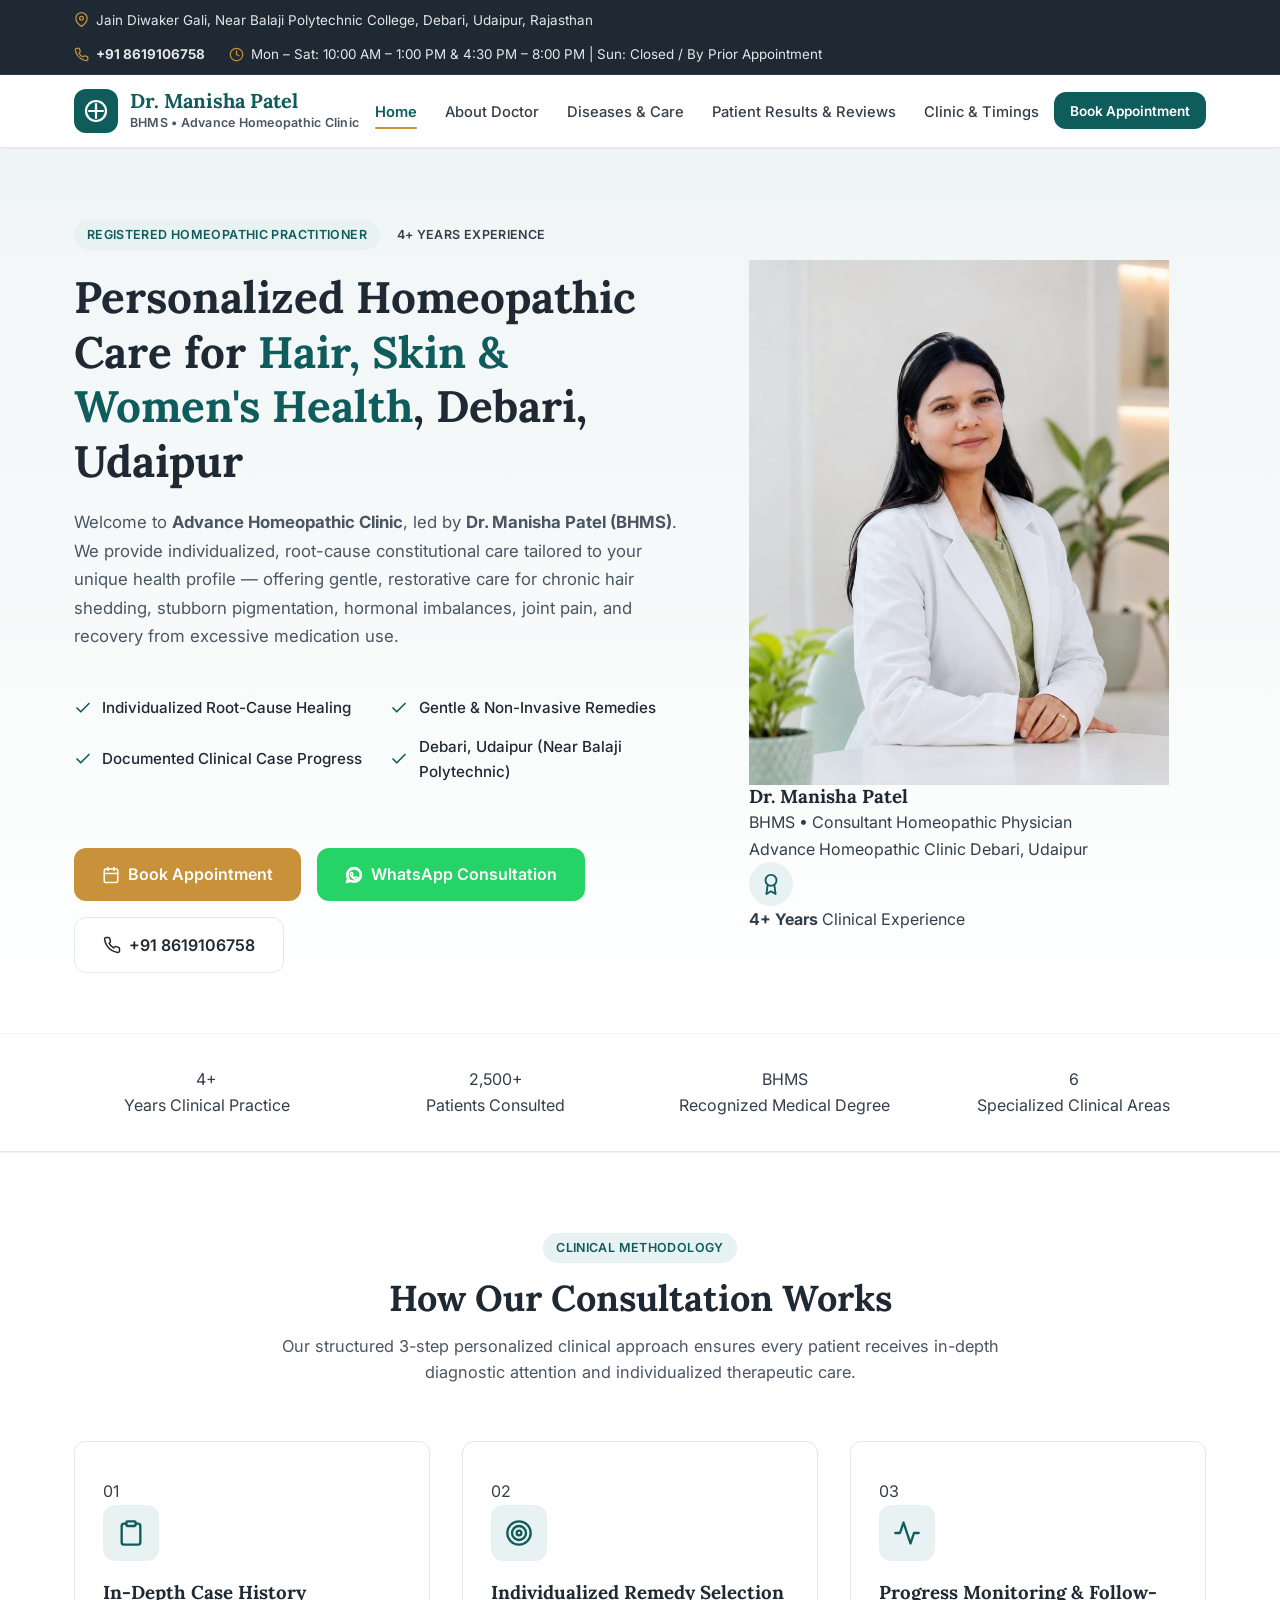
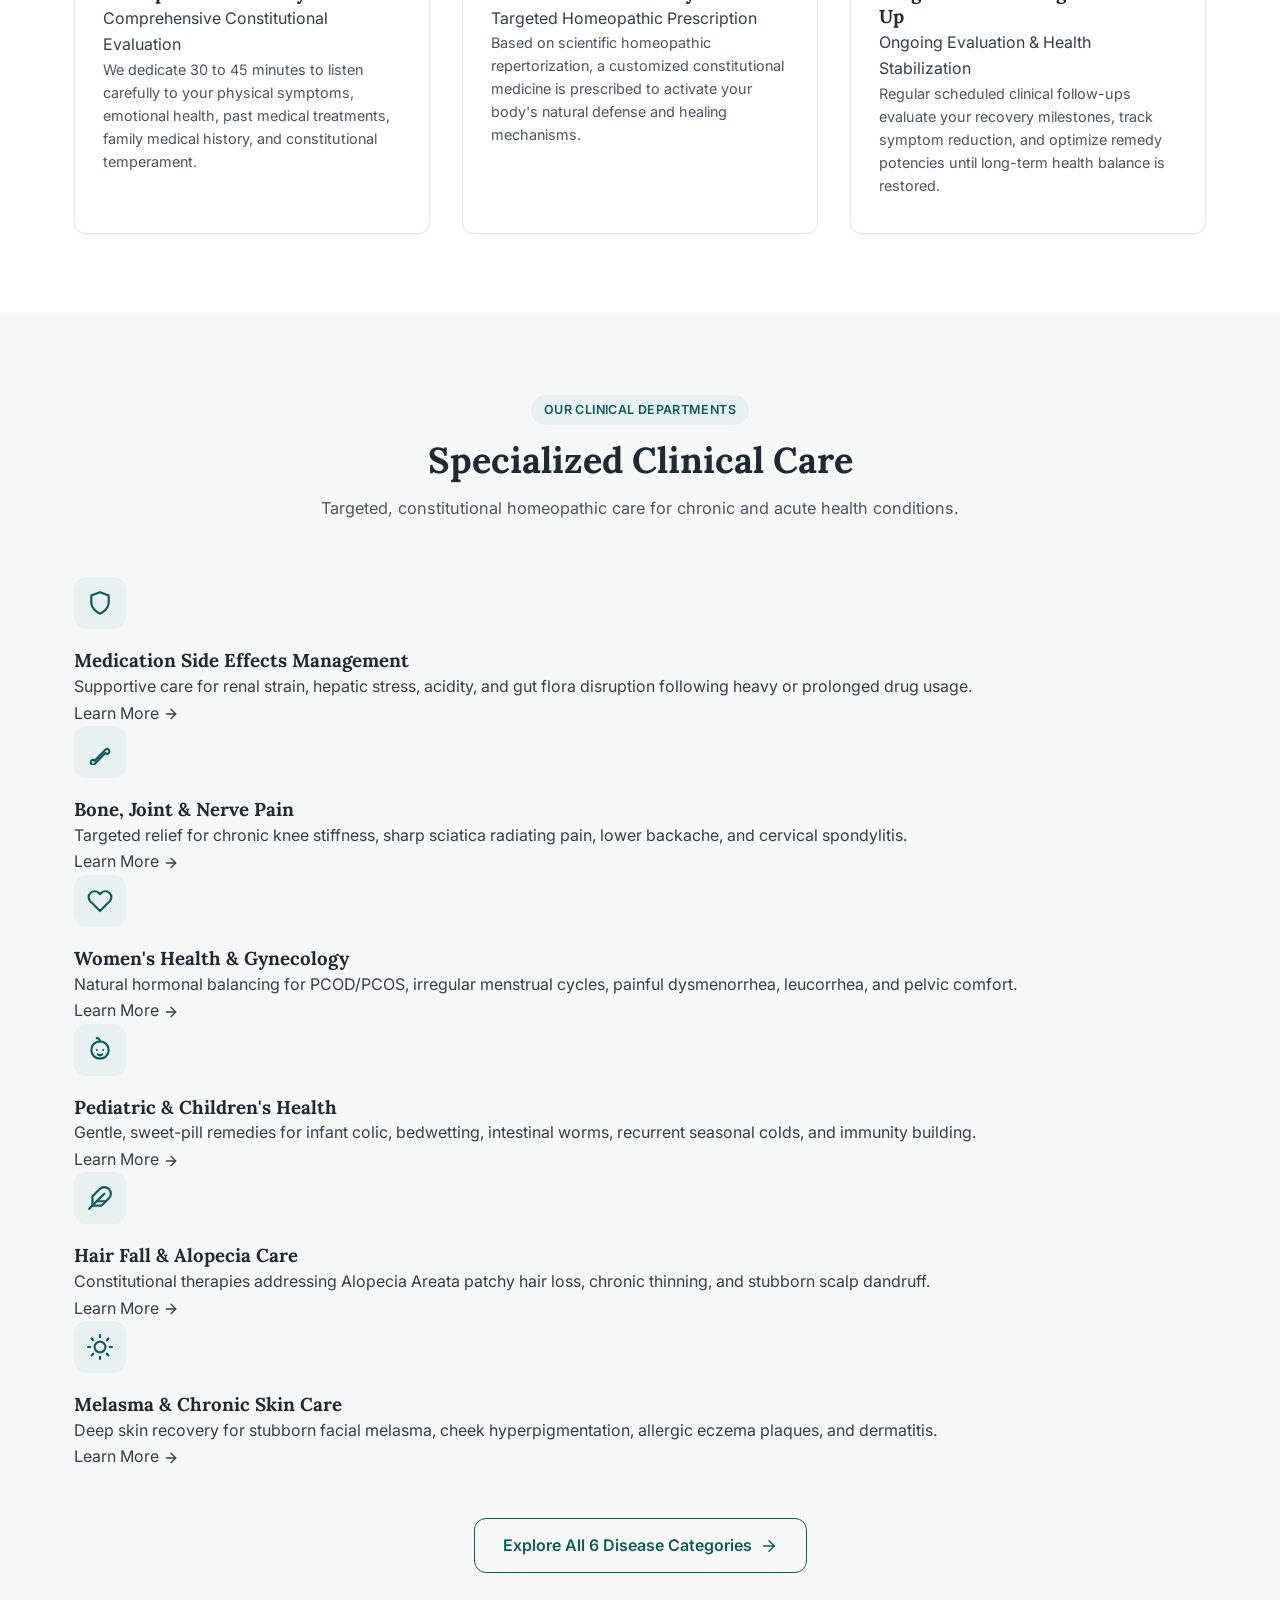
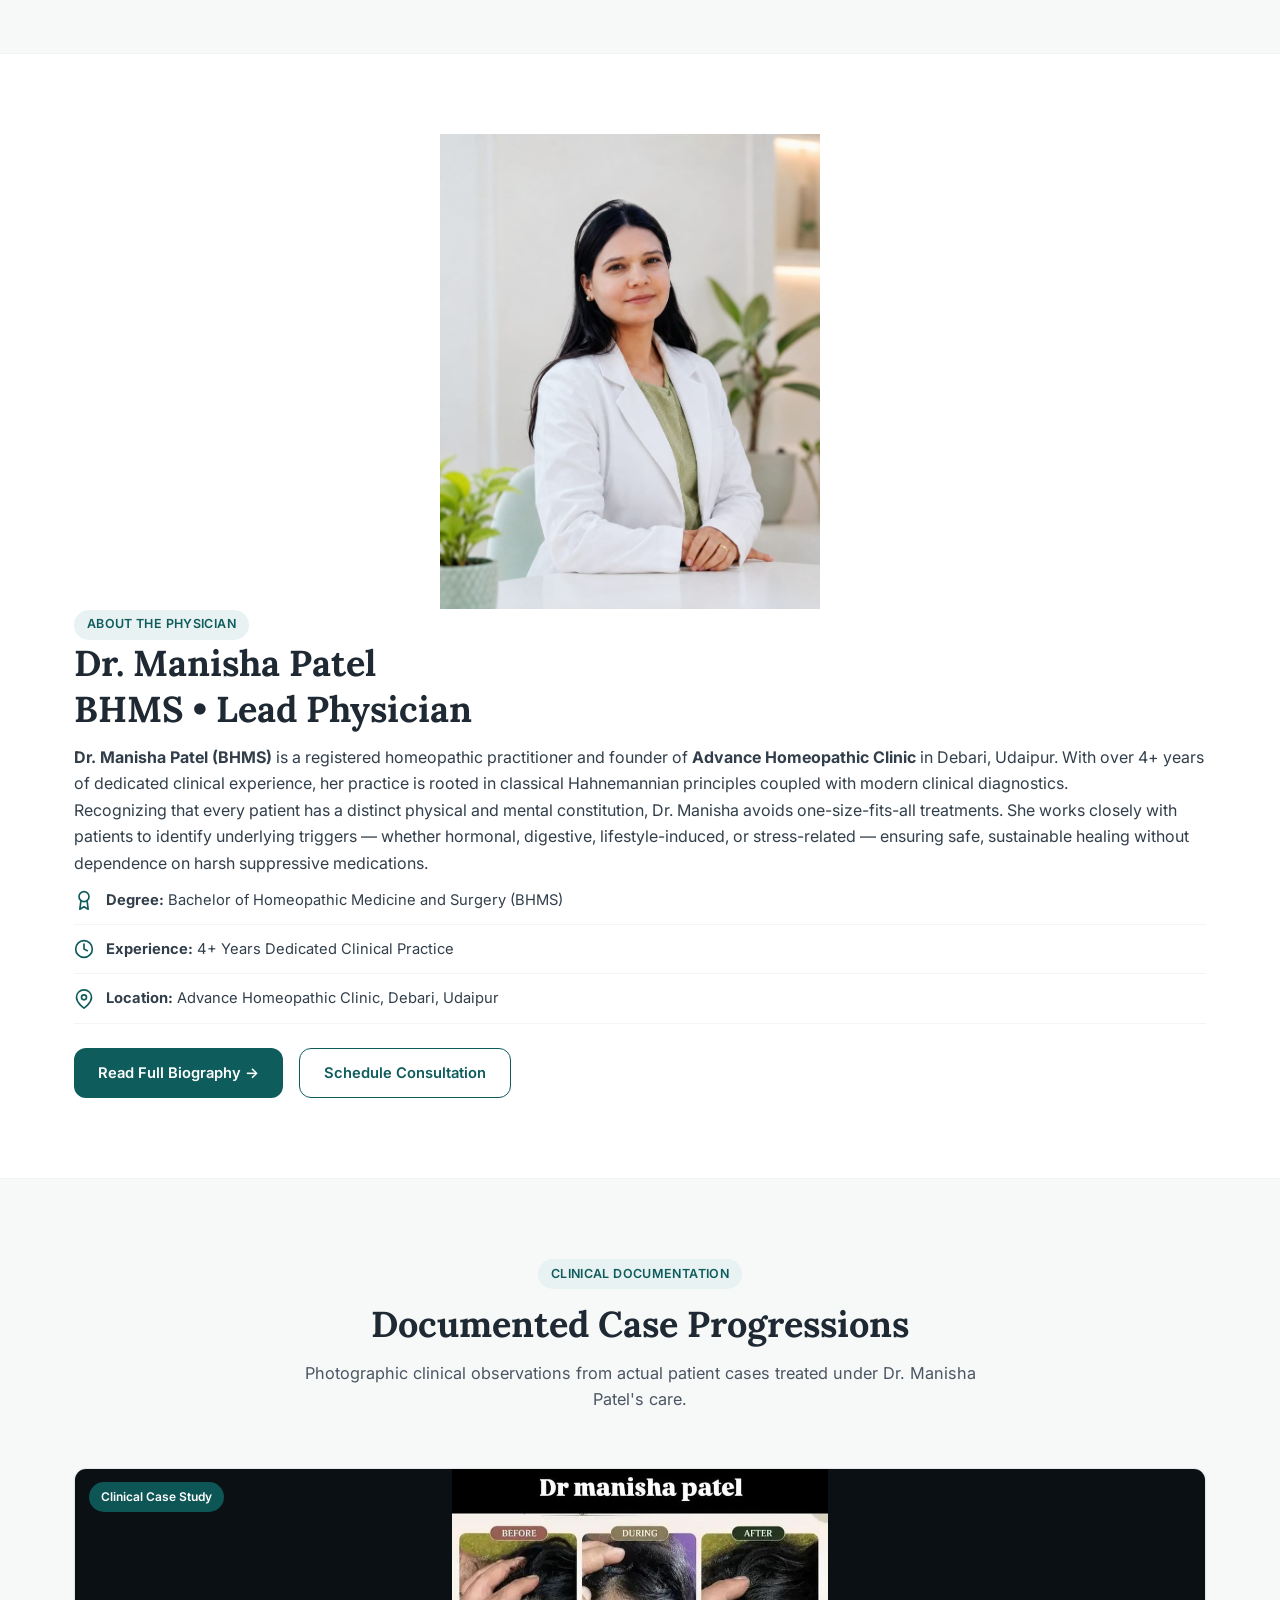
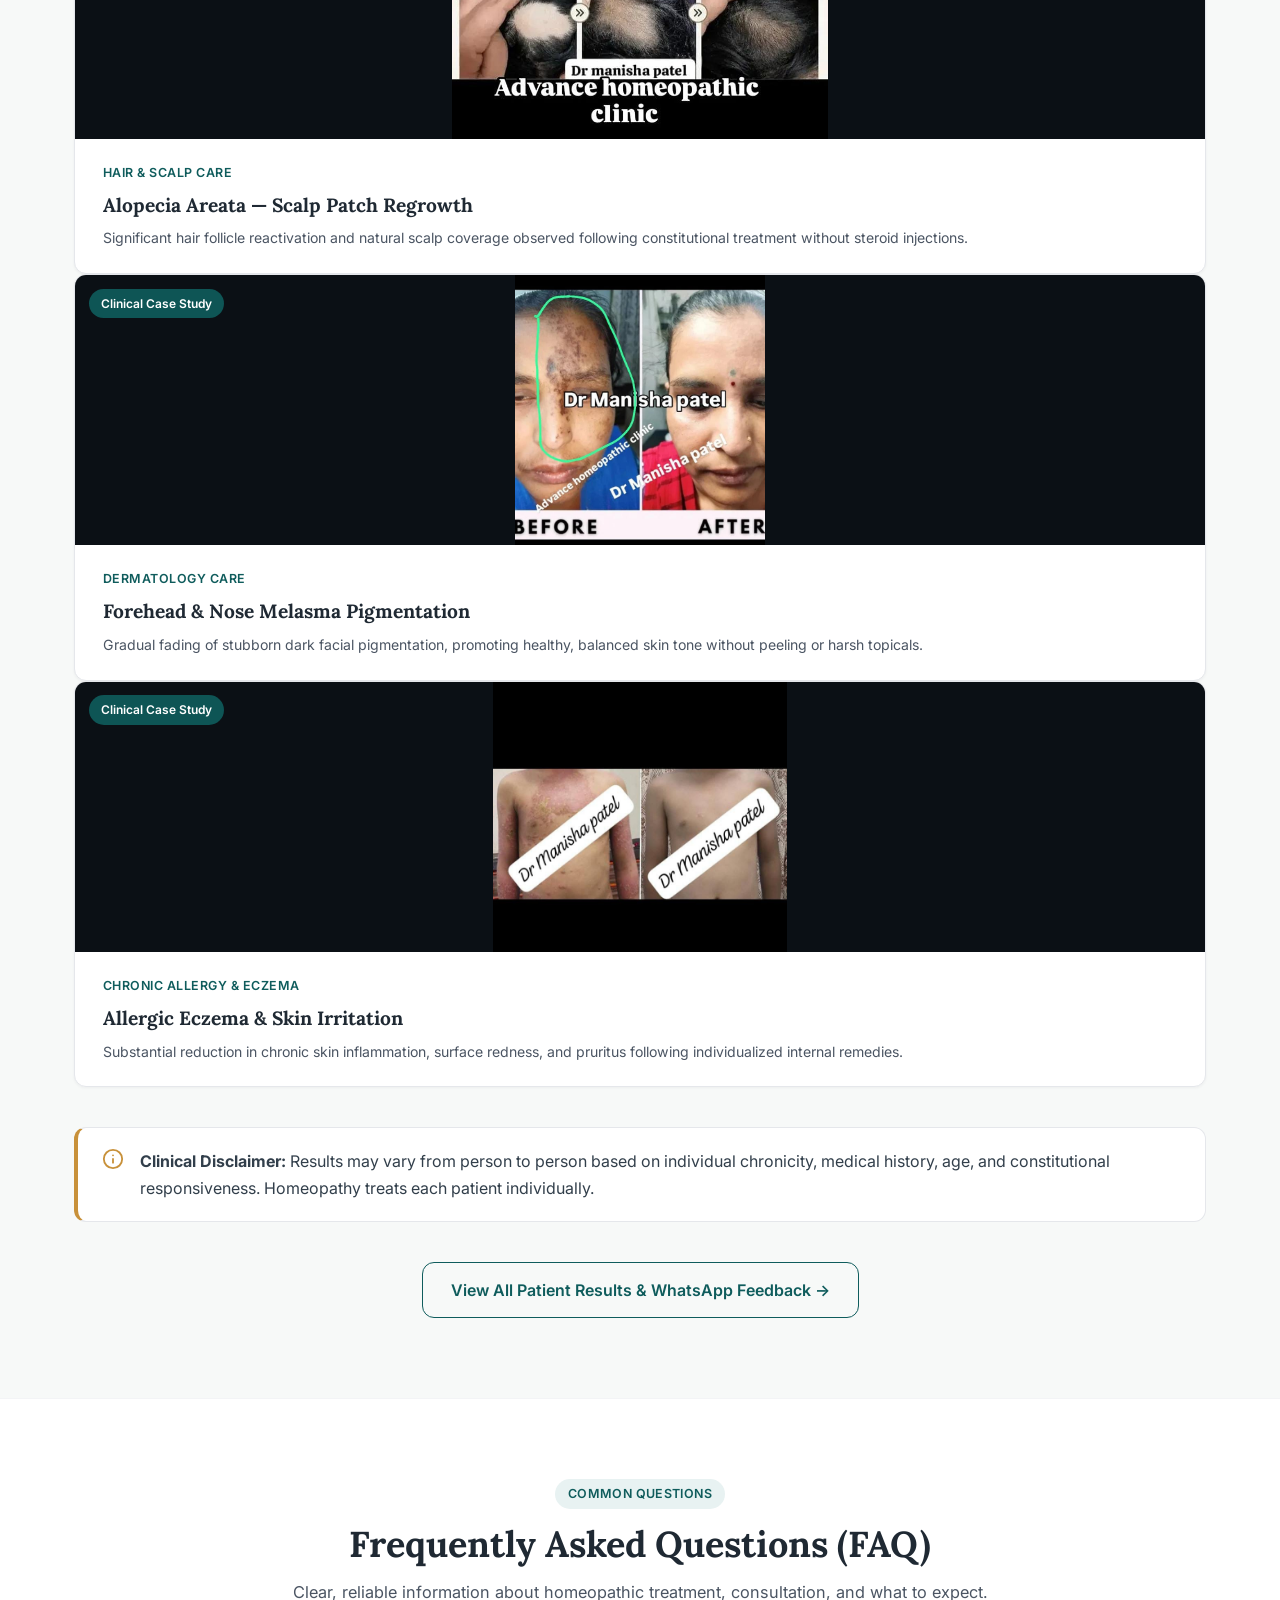
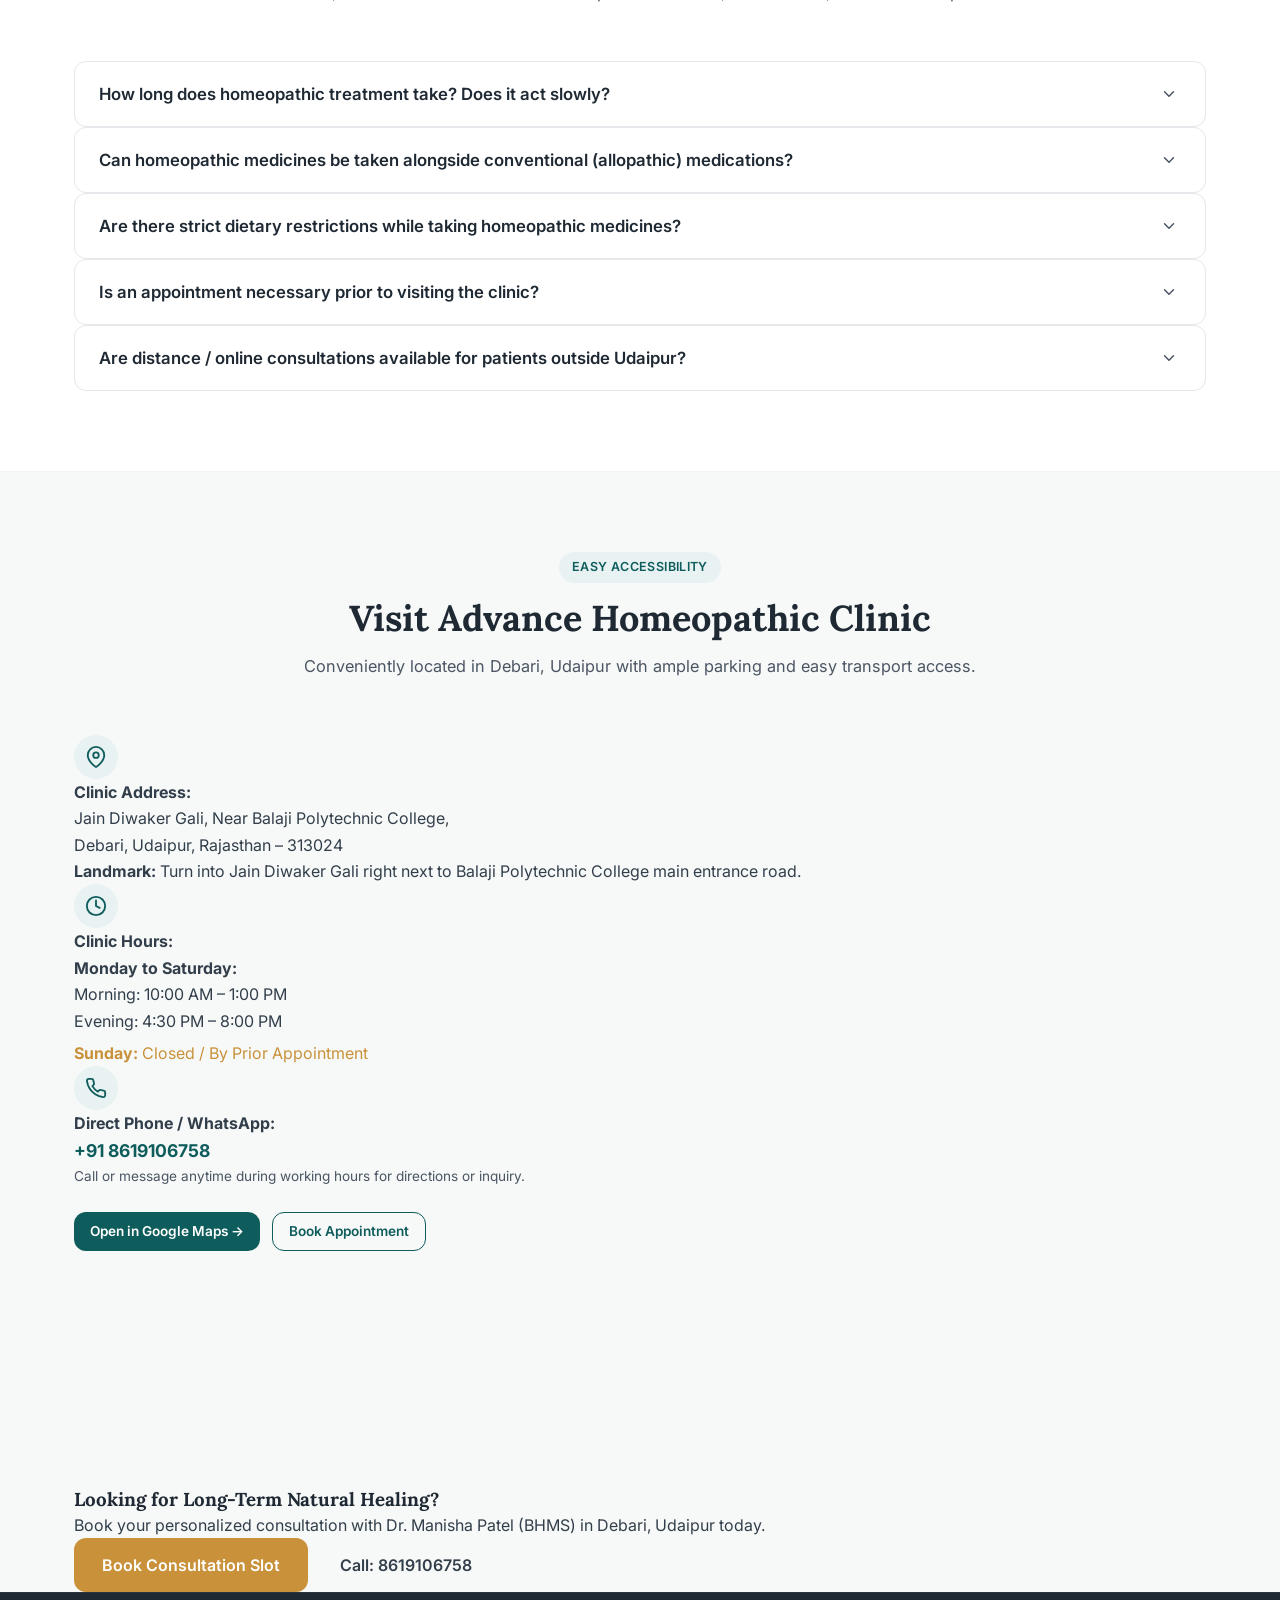
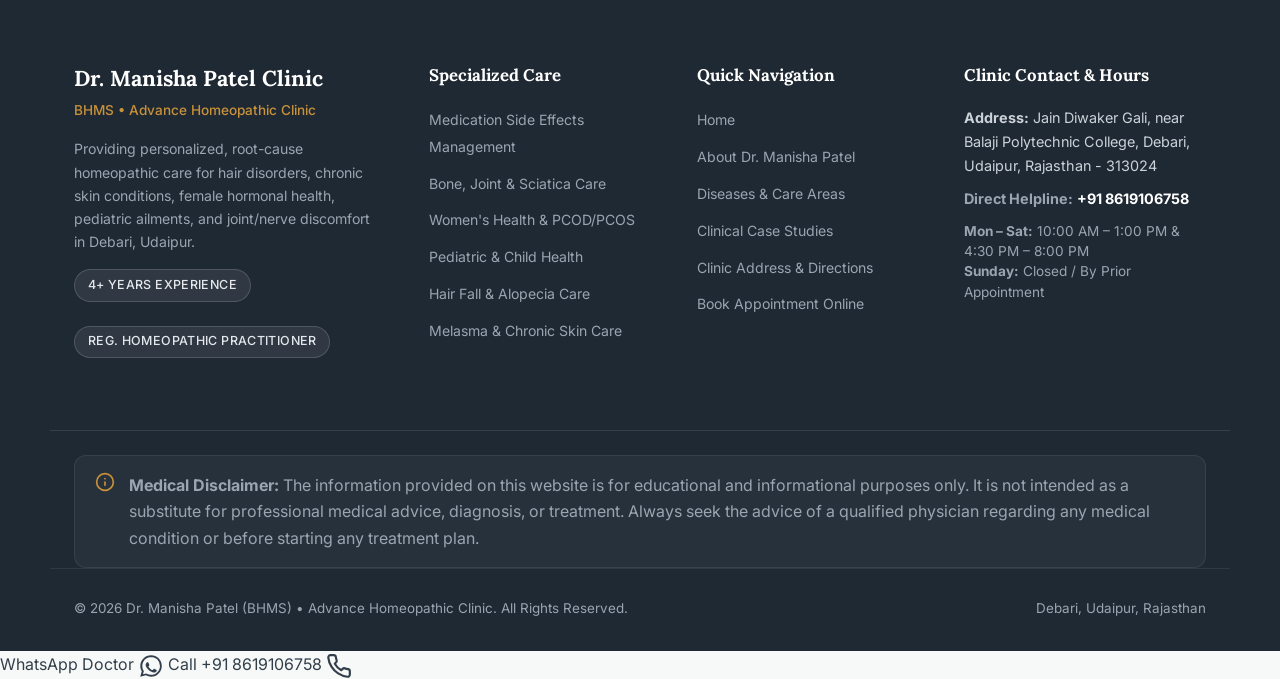
<file: index.html>
<!DOCTYPE html>
<html lang="en">
<head>
  <meta charset="UTF-8">
  <meta name="viewport" content="width=device-width, initial-scale=1.0">
  <title>Dr. Manisha Patel | Homeopathic Doctor in Debari, Udaipur</title>
  <meta name="description" content="Advance Homeopathic Clinic in Debari, Udaipur led by Dr. Manisha Patel (BHMS). Personalized homeopathic care for hair, skin, women's health, joint pain & pediatric conditions.">
  <link rel="preconnect" href="https://fonts.googleapis.com">
  <link rel="preconnect" href="https://fonts.gstatic.com" crossorigin>
  <link href="https://fonts.googleapis.com/css2?family=Inter:wght@400;500;600;700&family=Lora:ital,wght@0,500;0,600;0,700;1,400&display=swap" rel="stylesheet">
  <link rel="stylesheet" href="assets/css/style.css">
  <script type="application/ld+json">
  {
    "@context": "https://schema.org",
    "@type": ["MedicalClinic", "Physician"],
    "name": "Dr. Manisha Patel - Advance Homeopathic Clinic",
    "image": "https://girirajp1009-sys.github.io/Manisha-Patel/assets/images/dr-manisha.jpg",
    "@id": "https://girirajp1009-sys.github.io/Manisha-Patel/",
    "url": "https://girirajp1009-sys.github.io/Manisha-Patel/",
    "telephone": "+918619106758",
    "priceRange": "₹₹",
    "address": {
      "@type": "PostalAddress",
      "streetAddress": "Jain Diwaker Gali, near Balaji Polytechnic College",
      "addressLocality": "Debari, Udaipur",
      "addressRegion": "Rajasthan",
      "postalCode": "313024",
      "addressCountry": "IN"
    },
    "geo": {
      "@type": "GeoCoordinates",
      "latitude": 24.603504,
      "longitude": 73.785245
    },
    "openingHoursSpecification": [
      {
        "@type": "OpeningHoursSpecification",
        "dayOfWeek": ["Monday", "Tuesday", "Wednesday", "Thursday", "Friday", "Saturday"],
        "opens": "10:00",
        "closes": "13:00"
      },
      {
        "@type": "OpeningHoursSpecification",
        "dayOfWeek": ["Monday", "Tuesday", "Wednesday", "Thursday", "Friday", "Saturday"],
        "opens": "16:30",
        "closes": "20:00"
      }
    ],
    "medicalSpecialty": "Homeopathy",
    "availableService": [
      { "@type": "MedicalProcedure", "name": "Alopecia & Hair Fall Treatment" },
      { "@type": "MedicalProcedure", "name": "Melasma & Chronic Skin Care" },
      { "@type": "MedicalProcedure", "name": "PCOD & Women's Health Care" },
      { "@type": "MedicalProcedure", "name": "Sciatica & Joint Pain Relief" }
    ]
  }
  </script>
</head>
<body>

  <!-- Top Announcement Bar (Standardized Timings) -->
  <aside class="top-bar" aria-label="Clinic Timing and Contact Info">
    <div class="container top-bar-content">
      <div class="top-bar-left">
        <span class="top-bar-item">
          <svg width="20" height="20" viewBox="0 0 24 24" fill="none" stroke="currentColor" stroke-width="2" stroke-linecap="round" stroke-linejoin="round"><path d="M21 10c0 7-9 13-9 13s-9-6-9-13a9 9 0 0 1 18 0z"></path><circle cx="12" cy="10" r="3"></circle></svg>
          <span>Jain Diwaker Gali, Near Balaji Polytechnic College, Debari, Udaipur, Rajasthan</span>
        </span>
      </div>
      <div class="top-bar-right">
        <a href="tel:8619106758" class="top-bar-item">
          <svg width="20" height="20" viewBox="0 0 24 24" fill="none" stroke="currentColor" stroke-width="2" stroke-linecap="round" stroke-linejoin="round"><path d="M22 16.92v3a2 2 0 0 1-2.18 2 19.79 19.79 0 0 1-8.63-3.07 19.5 19.5 0 0 1-6-6 19.79 19.79 0 0 1-3.07-8.67A2 2 0 0 1 4.11 2h3a2 2 0 0 1 2 1.72 12.84 12.84 0 0 0 .7 2.81 2 2 0 0 1-.45 2.11L8.09 9.91a16 16 0 0 0 6 6l1.27-1.27a2 2 0 0 1 2.11-.45 12.84 12.84 0 0 0 2.81.7A2 2 0 0 1 22 16.92z"></path></svg>
          <strong>+91 8619106758</strong>
        </a>
        <span class="top-bar-item">
          <svg width="20" height="20" viewBox="0 0 24 24" fill="none" stroke="currentColor" stroke-width="2" stroke-linecap="round" stroke-linejoin="round"><circle cx="12" cy="12" r="10"></circle><polyline points="12 6 12 12 16 14"></polyline></svg>
          <span>Mon &ndash; Sat: 10:00 AM &ndash; 1:00 PM &amp; 4:30 PM &ndash; 8:00 PM | Sun: Closed / By Prior Appointment</span>
        </span>
      </div>
    </div>
  </aside>
  <!-- Main Navigation Header -->
  <header class="site-header">
    <div class="container nav-container">
      <a href="index.html" class="brand-logo" aria-label="Dr. Manisha Patel Clinic Homepage">
        <div class="brand-icon">
          <svg width="24" height="24" viewBox="0 0 24 24" fill="none" stroke="currentColor" stroke-width="2.2" stroke-linecap="round" stroke-linejoin="round"><path d="M12 5v14M5 12h14"></path><circle cx="12" cy="12" r="10"></circle></svg>
        </div>
        <div class="brand-text">
          <h1>Dr. Manisha Patel</h1>
          <span>BHMS &bull; Advance Homeopathic Clinic</span>
        </div>
      </a>

      <!-- Desktop Nav -->
      <nav aria-label="Main Navigation">
        <ul class="nav-menu" id="navMenu">
          <li><a href="index.html" class="nav-link active">Home</a></li>
          <li><a href="about.html" class="nav-link">About Doctor</a></li>
          <li><a href="treatments.html" class="nav-link">Diseases &amp; Care</a></li>
          <li><a href="results.html" class="nav-link">Patient Results &amp; Reviews</a></li>
          <li><a href="contact.html" class="nav-link">Clinic &amp; Timings</a></li>
        </ul>
      </nav>

      <div class="nav-actions">
        <a href="appointment.html" class="btn btn-primary btn-sm">Book Appointment</a>
        <button class="mobile-toggle" id="mobileToggle" aria-label="Toggle navigation menu">
          <svg width="24" height="24" fill="currentColor" viewBox="0 0 24 24">
            <path d="M3 18h18v-2H3v2zm0-5h18v-2H3v2zm0-7v2h18V6H3z"/>
          </svg>
        </button>
      </div>
    </div>
  </header>

  <!-- Hero Section -->
  <section class="hero-section">
    <div class="container hero-grid">
      <!-- Left Content -->
      <div class="hero-content">
        <div class="hero-badge-wrap">
          <span class="badge badge-teal">Registered Homeopathic Practitioner</span>
          <span class="badge badge-amber">4+ Years Experience</span>
        </div>

        <h1 class="hero-title">
          Personalized Homeopathic Care for <span class="highlight">Hair, Skin &amp; Women's Health</span>, Debari, Udaipur
        </h1>

        <p class="hero-desc">
          Welcome to <strong>Advance Homeopathic Clinic</strong>, led by <strong>Dr. Manisha Patel (BHMS)</strong>. We provide individualized, root-cause constitutional care tailored to your unique health profile &mdash; offering gentle, restorative care for chronic hair shedding, stubborn pigmentation, hormonal imbalances, joint pain, and recovery from excessive medication use.
        </p>

        <div class="hero-highlights-list">
          <div class="hero-highlight-item">
            <svg width="18" height="18" viewBox="0 0 24 24" fill="none" stroke="currentColor" stroke-width="2.5" stroke-linecap="round" stroke-linejoin="round"><polyline points="20 6 9 17 4 12"></polyline></svg>
            <span>Individualized Root-Cause Healing</span>
          </div>
          <div class="hero-highlight-item">
            <svg width="18" height="18" viewBox="0 0 24 24" fill="none" stroke="currentColor" stroke-width="2.5" stroke-linecap="round" stroke-linejoin="round"><polyline points="20 6 9 17 4 12"></polyline></svg>
            <span>Gentle &amp; Non-Invasive Remedies</span>
          </div>
          <div class="hero-highlight-item">
            <svg width="18" height="18" viewBox="0 0 24 24" fill="none" stroke="currentColor" stroke-width="2.5" stroke-linecap="round" stroke-linejoin="round"><polyline points="20 6 9 17 4 12"></polyline></svg>
            <span>Documented Clinical Case Progress</span>
          </div>
          <div class="hero-highlight-item">
            <svg width="18" height="18" viewBox="0 0 24 24" fill="none" stroke="currentColor" stroke-width="2.5" stroke-linecap="round" stroke-linejoin="round"><polyline points="20 6 9 17 4 12"></polyline></svg>
            <span>Debari, Udaipur (Near Balaji Polytechnic)</span>
          </div>
        </div>

        <div class="hero-cta-group">
          <a href="appointment.html" class="btn btn-accent btn-lg">
            <svg width="20" height="20" viewBox="0 0 24 24" fill="none" stroke="currentColor" stroke-width="2" stroke-linecap="round" stroke-linejoin="round"><rect x="3" y="4" width="18" height="18" rx="2" ry="2"></rect><line x1="16" y1="2" x2="16" y2="6"></line><line x1="8" y1="2" x2="8" y2="6"></line><line x1="3" y1="10" x2="21" y2="10"></line></svg>
            <span>Book Appointment</span>
          </a>
          <a href="https://wa.me/918619106758?text=Hello%20Dr.%20Manisha%20Patel,%20I%20would%20like%20to%20consult%20at%20your%20Debari%20Clinic." target="_blank" rel="noopener noreferrer" class="btn btn-whatsapp btn-lg">
            <svg width="20" height="20" viewBox="0 0 24 24" fill="currentColor"><path d="M12.04 2c-5.46 0-9.91 4.45-9.91 9.91 0 1.75.46 3.45 1.32 4.95L2.05 22l5.25-1.38c1.45.79 3.08 1.21 4.74 1.21 5.46 0 9.91-4.45 9.91-9.91 0-2.65-1.03-5.14-2.9-7.01A9.816 9.816 0 0 0 12.04 2m.01 1.67c2.2 0 4.26.86 5.82 2.42a8.225 8.225 0 0 1 2.41 5.83c0 4.54-3.7 8.24-8.24 8.24-1.43 0-2.82-.37-4.04-1.08l-.29-.17-3.12.82.83-3.04-.19-.3a8.21 8.21 0 0 1-1.26-4.46c0-4.54 3.7-8.24 8.24-8.24m4.52 11.66c-.25-.13-1.47-.72-1.7-.81-.23-.08-.39-.13-.56.13-.17.25-.64.81-.79.97-.14.17-.29.19-.54.06-.25-.13-1.06-.39-2.02-1.25-.75-.67-1.26-1.5-1.41-1.75-.14-.25-.02-.39.11-.51.11-.11.25-.29.38-.44.13-.14.17-.25.25-.42.08-.17.04-.31-.02-.44-.06-.13-.56-1.35-.77-1.85-.2-.49-.41-.42-.56-.43h-.48c-.17 0-.44.06-.67.31-.23.25-.88.86-.88 2.1s.9 2.44 1.03 2.61c.13.17 1.77 2.7 4.29 3.79.6.26 1.07.41 1.44.53.6.19 1.15.16 1.58.1.48-.07 1.47-.6 1.68-1.18.21-.58.21-1.07.15-1.18-.07-.11-.23-.17-.48-.3z"/></svg>
            <span>WhatsApp Consultation</span>
          </a>
          <a href="tel:8619106758" class="btn btn-phone btn-lg">
            <svg width="20" height="20" viewBox="0 0 24 24" fill="none" stroke="currentColor" stroke-width="2" stroke-linecap="round" stroke-linejoin="round"><path d="M22 16.92v3a2 2 0 0 1-2.18 2 19.79 19.79 0 0 1-8.63-3.07 19.5 19.5 0 0 1-6-6 19.79 19.79 0 0 1-3.07-8.67A2 2 0 0 1 4.11 2h3a2 2 0 0 1 2 1.72 12.84 12.84 0 0 0 .7 2.81 2 2 0 0 1-.45 2.11L8.09 9.91a16 16 0 0 0 6 6l1.27-1.27a2 2 0 0 1 2.11-.45 12.84 12.84 0 0 0 2.81.7A2 2 0 0 1 22 16.92z"></path></svg>
            <span>+91 8619106758</span>
          </a>
        </div>
      </div>

      <!-- Right Doctor Portrait Card -->
      <div class="hero-image-wrapper">
        <div class="doctor-photo-frame">
          <img src="assets/images/dr-manisha.jpg" alt="Dr. Manisha Patel (BHMS) - Homeopathic Physician Debari Udaipur" width="420" height="520">
          <div class="photo-overlay-caption">
            <h3>Dr. Manisha Patel</h3>
            <p>BHMS &bull; Consultant Homeopathic Physician</p>
            <div class="doctor-tags">
              <span>Advance Homeopathic Clinic</span>
              <span>Debari, Udaipur</span>
            </div>
          </div>
        </div>

        <!-- Floating Stat Badge -->
        <div class="hero-stat-badge">
          <div class="stat-icon">
            <svg width="22" height="22" viewBox="0 0 24 24" fill="none" stroke="currentColor" stroke-width="2" stroke-linecap="round" stroke-linejoin="round"><circle cx="12" cy="8" r="6"></circle><polyline points="8.21 13.89 7 23 12 20 17 23 15.79 13.88"></polyline></svg>
          </div>
          <div class="stat-text">
            <strong>4+ Years</strong>
            <span>Clinical Experience</span>
          </div>
        </div>
      </div>
    </div>
  </section>

  <!-- Trust Stats Strip -->
  <section class="trust-strip">
    <div class="container trust-strip-grid">
      <div class="trust-stat-box">
        <div class="trust-stat-num">4+</div>
        <div class="trust-stat-label">Years Clinical Practice</div>
      </div>
      <div class="trust-stat-box">
        <div class="trust-stat-num">2,500+</div>
        <div class="trust-stat-label">Patients Consulted</div>
      </div>
      <div class="trust-stat-box">
        <div class="trust-stat-num">BHMS</div>
        <div class="trust-stat-label">Recognized Medical Degree</div>
      </div>
      <div class="trust-stat-box">
        <div class="trust-stat-num">6</div>
        <div class="trust-stat-label">Specialized Clinical Areas</div>
      </div>
    </div>
  </section>

  <!-- Consultation Process Section ("How Our Consultation Works") -->
  <section class="section section-bg">
    <div class="container">
      <div class="section-header">
        <span class="badge badge-teal">Clinical Methodology</span>
        <h2 class="section-title">How Our Consultation Works</h2>
        <p class="section-subtitle">Our structured 3-step personalized clinical approach ensures every patient receives in-depth diagnostic attention and individualized therapeutic care.</p>
      </div>

      <div class="process-grid">
        <!-- Step 1 -->
        <div class="process-card">
          <div class="process-step-indicator">
            <span class="step-num">01</span>
            <span class="step-line"></span>
          </div>
          <div class="process-icon-box">
            <svg width="22" height="22" viewBox="0 0 24 24" fill="none" stroke="currentColor" stroke-width="2" stroke-linecap="round" stroke-linejoin="round"><path d="M16 4h2a2 2 0 0 1 2 2v14a2 2 0 0 1-2 2H6a2 2 0 0 1-2-2V6a2 2 0 0 1 2-2h2"></path><rect x="8" y="2" width="8" height="4" rx="1" ry="1"></rect></svg>
          </div>
          <h3>In-Depth Case History</h3>
          <span class="process-subhead">Comprehensive Constitutional Evaluation</span>
          <p>We dedicate 30 to 45 minutes to listen carefully to your physical symptoms, emotional health, past medical treatments, family medical history, and constitutional temperament.</p>
        </div>

        <!-- Step 2 -->
        <div class="process-card">
          <div class="process-step-indicator">
            <span class="step-num">02</span>
            <span class="step-line"></span>
          </div>
          <div class="process-icon-box">
            <svg width="22" height="22" viewBox="0 0 24 24" fill="none" stroke="currentColor" stroke-width="2" stroke-linecap="round" stroke-linejoin="round"><circle cx="12" cy="12" r="10"></circle><circle cx="12" cy="12" r="6"></circle><circle cx="12" cy="12" r="2"></circle></svg>
          </div>
          <h3>Individualized Remedy Selection</h3>
          <span class="process-subhead">Targeted Homeopathic Prescription</span>
          <p>Based on scientific homeopathic repertorization, a customized constitutional medicine is prescribed to activate your body's natural defense and healing mechanisms.</p>
        </div>

        <!-- Step 3 -->
        <div class="process-card">
          <div class="process-step-indicator">
            <span class="step-num">03</span>
            <span class="step-line"></span>
          </div>
          <div class="process-icon-box">
            <svg width="22" height="22" viewBox="0 0 24 24" fill="none" stroke="currentColor" stroke-width="2" stroke-linecap="round" stroke-linejoin="round"><polyline points="22 12 18 12 15 21 9 3 6 12 2 12"></polyline></svg>
          </div>
          <h3>Progress Monitoring &amp; Follow-Up</h3>
          <span class="process-subhead">Ongoing Evaluation &amp; Health Stabilization</span>
          <p>Regular scheduled clinical follow-ups evaluate your recovery milestones, track symptom reduction, and optimize remedy potencies until long-term health balance is restored.</p>
        </div>
      </div>
    </div>
  </section>

  <!-- Key Clinical Departments Teaser -->
  <section class="section">
    <div class="container">
      <div class="section-header">
        <span class="badge badge-teal">Our Clinical Departments</span>
        <h2 class="section-title">Specialized Clinical Care</h2>
        <p class="section-subtitle">Targeted, constitutional homeopathic care for chronic and acute health conditions.</p>
      </div>

      <div class="dept-grid">
        <!-- Dept 1: Side Effects -->
        <div class="dept-card">
          <div class="dept-card-icon">
            <svg width="22" height="22" viewBox="0 0 24 24" fill="none" stroke="currentColor" stroke-width="2" stroke-linecap="round" stroke-linejoin="round"><path d="M12 22s8-4 8-10V5l-8-3-8 3v7c0 6 8 10 8 10z"></path></svg>
          </div>
          <h3>Medication Side Effects Management</h3>
          <p>Supportive care for renal strain, hepatic stress, acidity, and gut flora disruption following heavy or prolonged drug usage.</p>
          <a href="treatments.html" class="dept-card-link">
            <span>Learn More</span>
            <svg width="16" height="16" viewBox="0 0 24 24" fill="none" stroke="currentColor" stroke-width="2" stroke-linecap="round" stroke-linejoin="round"><line x1="5" y1="12" x2="19" y2="12"></line><polyline points="12 5 19 12 12 19"></polyline></svg>
          </a>
        </div>

        <!-- Dept 2: Bone & Joint -->
        <div class="dept-card">
          <div class="dept-card-icon">
            <svg width="22" height="22" viewBox="0 0 24 24" fill="none" stroke="currentColor" stroke-width="2" stroke-linecap="round" stroke-linejoin="round"><path d="M17 10c.7-.7 1.7-1 2.5-.5 1.5.9 1.5 3 0 4-.8.5-1.8.2-2.5-.5l-10 10c-.7.7-1.7 1-2.5.5-1.5-.9-1.5-3 0-4 .8-.5 1.8-.2 2.5.5l10-10z"></path></svg>
          </div>
          <h3>Bone, Joint &amp; Nerve Pain</h3>
          <p>Targeted relief for chronic knee stiffness, sharp sciatica radiating pain, lower backache, and cervical spondylitis.</p>
          <a href="treatments.html" class="dept-card-link">
            <span>Learn More</span>
            <svg width="16" height="16" viewBox="0 0 24 24" fill="none" stroke="currentColor" stroke-width="2" stroke-linecap="round" stroke-linejoin="round"><line x1="5" y1="12" x2="19" y2="12"></line><polyline points="12 5 19 12 12 19"></polyline></svg>
          </a>
        </div>

        <!-- Dept 3: Women's Health -->
        <div class="dept-card">
          <div class="dept-card-icon">
            <svg width="22" height="22" viewBox="0 0 24 24" fill="none" stroke="currentColor" stroke-width="2" stroke-linecap="round" stroke-linejoin="round"><path d="M20.84 4.61a5.5 5.5 0 0 0-7.78 0L12 5.67l-1.06-1.06a5.5 5.5 0 0 0-7.78 7.78l1.06 1.06L12 21.23l7.78-7.78 1.06-1.06a5.5 5.5 0 0 0 0-7.78z"></path></svg>
          </div>
          <h3>Women's Health &amp; Gynecology</h3>
          <p>Natural hormonal balancing for PCOD/PCOS, irregular menstrual cycles, painful dysmenorrhea, leucorrhea, and pelvic comfort.</p>
          <a href="treatments.html" class="dept-card-link">
            <span>Learn More</span>
            <svg width="16" height="16" viewBox="0 0 24 24" fill="none" stroke="currentColor" stroke-width="2" stroke-linecap="round" stroke-linejoin="round"><line x1="5" y1="12" x2="19" y2="12"></line><polyline points="12 5 19 12 12 19"></polyline></svg>
          </a>
        </div>

        <!-- Dept 4: Pediatric Care -->
        <div class="dept-card">
          <div class="dept-card-icon">
            <svg width="22" height="22" viewBox="0 0 24 24" fill="none" stroke="currentColor" stroke-width="2" stroke-linecap="round" stroke-linejoin="round"><circle cx="12" cy="12" r="8"></circle><path d="M9 12h.01"></path><path d="M15 12h.01"></path><path d="M10 16c.5 1 1.5 1 2 1s1.5 0 2-1"></path><path d="M12 4a3 3 0 0 0-3-3"></path></svg>
          </div>
          <h3>Pediatric &amp; Children's Health</h3>
          <p>Gentle, sweet-pill remedies for infant colic, bedwetting, intestinal worms, recurrent seasonal colds, and immunity building.</p>
          <a href="treatments.html" class="dept-card-link">
            <span>Learn More</span>
            <svg width="16" height="16" viewBox="0 0 24 24" fill="none" stroke="currentColor" stroke-width="2" stroke-linecap="round" stroke-linejoin="round"><line x1="5" y1="12" x2="19" y2="12"></line><polyline points="12 5 19 12 12 19"></polyline></svg>
          </a>
        </div>

        <!-- Dept 5: Hair Care -->
        <div class="dept-card">
          <div class="dept-card-icon">
            <svg width="22" height="22" viewBox="0 0 24 24" fill="none" stroke="currentColor" stroke-width="2" stroke-linecap="round" stroke-linejoin="round"><path d="M20.24 12.24a6 6 0 0 0-8.49-8.49L5 10.5V19h8.5z"></path><line x1="16" y1="8" x2="2" y2="22"></line><line x1="17.5" y1="15" x2="9" y2="15"></line></svg>
          </div>
          <h3>Hair Fall &amp; Alopecia Care</h3>
          <p>Constitutional therapies addressing Alopecia Areata patchy hair loss, chronic thinning, and stubborn scalp dandruff.</p>
          <a href="treatments.html" class="dept-card-link">
            <span>Learn More</span>
            <svg width="16" height="16" viewBox="0 0 24 24" fill="none" stroke="currentColor" stroke-width="2" stroke-linecap="round" stroke-linejoin="round"><line x1="5" y1="12" x2="19" y2="12"></line><polyline points="12 5 19 12 12 19"></polyline></svg>
          </a>
        </div>

        <!-- Dept 6: Skin Care -->
        <div class="dept-card">
          <div class="dept-card-icon">
            <svg width="22" height="22" viewBox="0 0 24 24" fill="none" stroke="currentColor" stroke-width="2" stroke-linecap="round" stroke-linejoin="round"><circle cx="12" cy="12" r="5"></circle><line x1="12" y1="1" x2="12" y2="3"></line><line x1="12" y1="21" x2="12" y2="23"></line><line x1="4.22" y1="4.22" x2="5.64" y2="5.64"></line><line x1="18.36" y1="18.36" x2="19.78" y2="19.78"></line><line x1="1" y1="12" x2="3" y2="12"></line><line x1="21" y1="12" x2="23" y2="12"></line><line x1="4.22" y1="19.78" x2="5.64" y2="18.36"></line><line x1="18.36" y1="5.64" x2="19.78" y2="4.22"></line></svg>
          </div>
          <h3>Melasma &amp; Chronic Skin Care</h3>
          <p>Deep skin recovery for stubborn facial melasma, cheek hyperpigmentation, allergic eczema plaques, and dermatitis.</p>
          <a href="treatments.html" class="dept-card-link">
            <span>Learn More</span>
            <svg width="16" height="16" viewBox="0 0 24 24" fill="none" stroke="currentColor" stroke-width="2" stroke-linecap="round" stroke-linejoin="round"><line x1="5" y1="12" x2="19" y2="12"></line><polyline points="12 5 19 12 12 19"></polyline></svg>
          </a>
        </div>
      </div>

      <div style="text-align: center; margin-top: 3rem;">
        <a href="treatments.html" class="btn btn-outline btn-lg">
          <span>Explore All 6 Disease Categories</span>
          <svg width="16" height="16" viewBox="0 0 24 24" fill="none" stroke="currentColor" stroke-width="2" stroke-linecap="round" stroke-linejoin="round"><line x1="5" y1="12" x2="19" y2="12"></line><polyline points="12 5 19 12 12 19"></polyline></svg>
        </a>
      </div>
    </div>
  </section>

  <!-- Doctor Highlight / About Snippet -->
  <section class="section section-bg">
    <div class="container doctor-snippet-grid">
      <div class="doctor-snippet-image">
        <div class="doctor-photo-frame" style="max-width: 400px; margin: 0 auto;">
          <img src="assets/images/dr-manisha.jpg" alt="Dr. Manisha Patel (BHMS) Profile" width="380" height="460">
        </div>
      </div>

      <div class="doctor-snippet-content">
        <span class="badge badge-teal">About The Physician</span>
        <h2 class="section-title">Dr. Manisha Patel <br><span class="highlight">BHMS &bull; Lead Physician</span></h2>
        
        <p>
          <strong>Dr. Manisha Patel (BHMS)</strong> is a registered homeopathic practitioner and founder of <strong>Advance Homeopathic Clinic</strong> in Debari, Udaipur. With over 4+ years of dedicated clinical experience, her practice is rooted in classical Hahnemannian principles coupled with modern clinical diagnostics.
        </p>

        <p>
          Recognizing that every patient has a distinct physical and mental constitution, Dr. Manisha avoids one-size-fits-all treatments. She works closely with patients to identify underlying triggers &mdash; whether hormonal, digestive, lifestyle-induced, or stress-related &mdash; ensuring safe, sustainable healing without dependence on harsh suppressive medications.
        </p>

        <div class="doctor-qualifications-box">
          <div class="qual-item">
            <svg width="22" height="22" viewBox="0 0 24 24" fill="none" stroke="currentColor" stroke-width="2" stroke-linecap="round" stroke-linejoin="round"><circle cx="12" cy="8" r="6"></circle><polyline points="8.21 13.89 7 23 12 20 17 23 15.79 13.88"></polyline></svg>
            <div>
              <strong>Degree:</strong> Bachelor of Homeopathic Medicine and Surgery (BHMS)
            </div>
          </div>
          <div class="qual-item">
            <svg width="20" height="20" viewBox="0 0 24 24" fill="none" stroke="currentColor" stroke-width="2" stroke-linecap="round" stroke-linejoin="round"><circle cx="12" cy="12" r="10"></circle><polyline points="12 6 12 12 16 14"></polyline></svg>
            <div>
              <strong>Experience:</strong> 4+ Years Dedicated Clinical Practice
            </div>
          </div>
          <div class="qual-item">
            <svg width="20" height="20" viewBox="0 0 24 24" fill="none" stroke="currentColor" stroke-width="2" stroke-linecap="round" stroke-linejoin="round"><path d="M21 10c0 7-9 13-9 13s-9-6-9-13a9 9 0 0 1 18 0z"></path><circle cx="12" cy="10" r="3"></circle></svg>
            <div>
              <strong>Location:</strong> Advance Homeopathic Clinic, Debari, Udaipur
            </div>
          </div>
        </div>

        <div style="display: flex; gap: 1rem; flex-wrap: wrap; margin-top: 1.5rem;">
          <a href="about.html" class="btn btn-primary">Read Full Biography &rarr;</a>
          <a href="appointment.html" class="btn btn-outline">Schedule Consultation</a>
        </div>
      </div>
    </div>
  </section>

  <!-- Clinical Case Studies Preview -->
  <section class="section">
    <div class="container">
      <div class="section-header">
        <span class="badge badge-teal">Clinical Documentation</span>
        <h2 class="section-title">Documented Case Progressions</h2>
        <p class="section-subtitle">Photographic clinical observations from actual patient cases treated under Dr. Manisha Patel's care.</p>
      </div>

      <div class="results-preview-grid">
        <!-- Case 1: Alopecia -->
        <div class="result-card">
          <div class="result-image-holder">
            <img src="assets/images/case_alopecia_scalp.jpg" alt="Alopecia Areata Scalp Care Case">
            <span class="result-badge-tag verified">Clinical Case Study</span>
          </div>
          <div class="result-card-body">
            <span class="result-category-label">Hair &amp; Scalp Care</span>
            <h4>Alopecia Areata &mdash; Scalp Patch Regrowth</h4>
            <p>Significant hair follicle reactivation and natural scalp coverage observed following constitutional treatment without steroid injections.</p>
          </div>
        </div>

        <!-- Case 2: Melasma -->
        <div class="result-card">
          <div class="result-image-holder">
            <img src="assets/images/case_melasma_face.jpg" alt="Facial Melasma Pigmentation Case">
            <span class="result-badge-tag verified">Clinical Case Study</span>
          </div>
          <div class="result-card-body">
            <span class="result-category-label">Dermatology Care</span>
            <h4>Forehead &amp; Nose Melasma Pigmentation</h4>
            <p>Gradual fading of stubborn dark facial pigmentation, promoting healthy, balanced skin tone without peeling or harsh topicals.</p>
          </div>
        </div>

        <!-- Case 3: Body Eczema -->
        <div class="result-card">
          <div class="result-image-holder">
            <img src="assets/images/case_chest_eczema.jpg" alt="Chest and Body Eczema Recovery Case">
            <span class="result-badge-tag verified">Clinical Case Study</span>
          </div>
          <div class="result-card-body">
            <span class="result-category-label">Chronic Allergy &amp; Eczema</span>
            <h4>Allergic Eczema &amp; Skin Irritation</h4>
            <p>Substantial reduction in chronic skin inflammation, surface redness, and pruritus following individualized internal remedies.</p>
          </div>
        </div>
      </div>

      <!-- Legal Patient Disclaimer Notice (Clean Professional English) -->
      <div class="results-disclaimer-box">
        <svg width="20" height="20" viewBox="0 0 24 24" fill="none" stroke="currentColor" stroke-width="2" stroke-linecap="round" stroke-linejoin="round"><circle cx="12" cy="12" r="10"></circle><line x1="12" y1="16" x2="12" y2="12"></line><line x1="12" y1="8" x2="12.01" y2="8"></line></svg>
        <p><strong>Clinical Disclaimer:</strong> Results may vary from person to person based on individual chronicity, medical history, age, and constitutional responsiveness. Homeopathy treats each patient individually.</p>
      </div>

      <div style="text-align: center; margin-top: 2.5rem;">
        <a href="results.html" class="btn btn-outline btn-lg">View All Patient Results &amp; WhatsApp Feedback &rarr;</a>
      </div>
    </div>
  </section>

  <!-- Comprehensive FAQ Section (Clean Professional English - No Roman Hindi) -->
  <section class="section section-bg" id="faq">
    <div class="container">
      <div class="section-header">
        <span class="badge badge-teal">Common Questions</span>
        <h2 class="section-title">Frequently Asked Questions (FAQ)</h2>
        <p class="section-subtitle">Clear, reliable information about homeopathic treatment, consultation, and what to expect.</p>
      </div>

      <div class="faq-accordion-wrap">
        <!-- FAQ 1 -->
        <div class="faq-item">
          <button class="faq-question" aria-expanded="false">
            <span>How long does homeopathic treatment take? Does it act slowly?</span>
            <span class="faq-icon"><svg width="18" height="18" viewBox="0 0 24 24" fill="none" stroke="currentColor" stroke-width="2" stroke-linecap="round" stroke-linejoin="round"><polyline points="6 9 12 15 18 9"></polyline></svg></span>
          </button>
          <div class="faq-answer">
            <p>The time required for recovery depends largely on whether a condition is acute or chronic. Acute conditions like seasonal colds, acute stomach pain, or infant colic often respond very rapidly. For chronic issues like stubborn melasma, severe eczema, arthritic joint pain, or hormonal disorders (PCOD), a systematic course of 2 to 6 months is recommended to eliminate the underlying root cause and prevent recurrence.</p>
          </div>
        </div>

        <!-- FAQ 2 -->
        <div class="faq-item">
          <button class="faq-question" aria-expanded="false">
            <span>Can homeopathic medicines be taken alongside conventional (allopathic) medications?</span>
            <span class="faq-icon"><svg width="18" height="18" viewBox="0 0 24 24" fill="none" stroke="currentColor" stroke-width="2" stroke-linecap="round" stroke-linejoin="round"><polyline points="6 9 12 15 18 9"></polyline></svg></span>
          </button>
          <div class="faq-answer">
            <p>Yes. If you are currently taking prescribed medications for blood pressure, thyroid disorders, diabetes, or other conditions, you do not need to discontinue them abruptly. Homeopathic medicines can be taken safely alongside conventional treatments by maintaining a 30 to 45 minute interval between doses. As your health stabilizes, conventional doses may be tapered under medical guidance.</p>
          </div>
        </div>

        <!-- FAQ 3 -->
        <div class="faq-item">
          <button class="faq-question" aria-expanded="false">
            <span>Are there strict dietary restrictions while taking homeopathic medicines?</span>
            <span class="faq-icon"><svg width="18" height="18" viewBox="0 0 24 24" fill="none" stroke="currentColor" stroke-width="2" stroke-linecap="round" stroke-linejoin="round"><polyline points="6 9 12 15 18 9"></polyline></svg></span>
          </button>
          <div class="faq-answer">
            <p>No, there are no extreme or unreasonable dietary restrictions. It is simply recommended to keep the mouth clean for 15 to 20 minutes before and after taking the medicine, avoiding strongly scented items like raw onions, raw garlic, or coffee right around dosage time to ensure optimal sublingual absorption.</p>
          </div>
        </div>

        <!-- FAQ 4 -->
        <div class="faq-item">
          <button class="faq-question" aria-expanded="false">
            <span>Is an appointment necessary prior to visiting the clinic?</span>
            <span class="faq-icon"><svg width="18" height="18" viewBox="0 0 24 24" fill="none" stroke="currentColor" stroke-width="2" stroke-linecap="round" stroke-linejoin="round"><polyline points="6 9 12 15 18 9"></polyline></svg></span>
          </button>
          <div class="faq-answer">
            <p>Scheduling an appointment in advance is strongly recommended to minimize waiting times and ensure Dr. Manisha Patel can dedicate unhurried, focused time for your consultation. You can easily book online through our website or directly via WhatsApp (+91 8619106758). Walk-in consultations are also welcomed during regular clinic hours.</p>
          </div>
        </div>

        <!-- FAQ 5 -->
        <div class="faq-item">
          <button class="faq-question" aria-expanded="false">
            <span>Are distance / online consultations available for patients outside Udaipur?</span>
            <span class="faq-icon"><svg width="18" height="18" viewBox="0 0 24 24" fill="none" stroke="currentColor" stroke-width="2" stroke-linecap="round" stroke-linejoin="round"><polyline points="6 9 12 15 18 9"></polyline></svg></span>
          </button>
          <div class="faq-answer">
            <p>Yes. For patients residing outside Udaipur or unable to travel to the clinic, Dr. Manisha Patel provides comprehensive distance consultations via phone and WhatsApp (+91 8619106758). Prescribed medications can be securely dispatched via courier across Rajasthan and India.</p>
          </div>
        </div>
      </div>
    </div>
  </section>

  <!-- Clinic Location & Google Map Embed -->
  <section class="section">
    <div class="container">
      <div class="section-header">
        <span class="badge badge-teal">Easy Accessibility</span>
        <h2 class="section-title">Visit Advance Homeopathic Clinic</h2>
        <p class="section-subtitle">Conveniently located in Debari, Udaipur with ample parking and easy transport access.</p>
      </div>

      <div class="location-map-grid">
        <!-- Location details -->
        <div class="location-details-box">
          <div class="loc-detail-row">
            <div class="loc-icon-bubble">
              <svg width="20" height="20" viewBox="0 0 24 24" fill="none" stroke="currentColor" stroke-width="2" stroke-linecap="round" stroke-linejoin="round"><path d="M21 10c0 7-9 13-9 13s-9-6-9-13a9 9 0 0 1 18 0z"></path><circle cx="12" cy="10" r="3"></circle></svg>
            </div>
            <div>
              <strong>Clinic Address:</strong>
              <p>Jain Diwaker Gali, Near Balaji Polytechnic College,<br>Debari, Udaipur, Rajasthan &ndash; 313024</p>
              <p class="landmark-text"><strong>Landmark:</strong> Turn into Jain Diwaker Gali right next to Balaji Polytechnic College main entrance road.</p>
            </div>
          </div>

          <div class="loc-detail-row">
            <div class="loc-icon-bubble">
              <svg width="20" height="20" viewBox="0 0 24 24" fill="none" stroke="currentColor" stroke-width="2" stroke-linecap="round" stroke-linejoin="round"><circle cx="12" cy="12" r="10"></circle><polyline points="12 6 12 12 16 14"></polyline></svg>
            </div>
            <div>
              <strong>Clinic Hours:</strong>
              <p><strong>Monday to Saturday:</strong><br>
              Morning: 10:00 AM &ndash; 1:00 PM<br>
              Evening: 4:30 PM &ndash; 8:00 PM</p>
              <p style="margin-top: 0.35rem; color: var(--accent);"><strong>Sunday:</strong> Closed / By Prior Appointment</p>
            </div>
          </div>

          <div class="loc-detail-row">
            <div class="loc-icon-bubble">
              <svg width="20" height="20" viewBox="0 0 24 24" fill="none" stroke="currentColor" stroke-width="2" stroke-linecap="round" stroke-linejoin="round"><path d="M22 16.92v3a2 2 0 0 1-2.18 2 19.79 19.79 0 0 1-8.63-3.07 19.5 19.5 0 0 1-6-6 19.79 19.79 0 0 1-3.07-8.67A2 2 0 0 1 4.11 2h3a2 2 0 0 1 2 1.72 12.84 12.84 0 0 0 .7 2.81 2 2 0 0 1-.45 2.11L8.09 9.91a16 16 0 0 0 6 6l1.27-1.27a2 2 0 0 1 2.11-.45 12.84 12.84 0 0 0 2.81.7A2 2 0 0 1 22 16.92z"></path></svg>
            </div>
            <div>
              <strong>Direct Phone / WhatsApp:</strong>
              <p><a href="tel:8619106758" style="color: var(--primary); font-weight: 700; font-size: 1.1rem;">+91 8619106758</a></p>
              <p style="font-size: 0.85rem; color: var(--muted);">Call or message anytime during working hours for directions or inquiry.</p>
            </div>
          </div>

          <div style="margin-top: 1.5rem; display: flex; gap: 0.75rem; flex-wrap: wrap;">
            <a href="https://maps.google.com/?q=Balaji+Polytechnic+College+Debari+Udaipur" target="_blank" rel="noopener noreferrer" class="btn btn-primary btn-sm">Open in Google Maps &rarr;</a>
            <a href="appointment.html" class="btn btn-outline btn-sm">Book Appointment</a>
          </div>
        </div>

        <!-- Google Map Iframe -->
        <div class="google-map-container">
          <iframe 
            src="https://www.google.com/maps/embed?pb=!1m18!1m12!1m3!1d3627.568212130541!2d73.7852445!3d24.6035043!2m3!1f0!2f0!3f0!3m2!1i1024!2i768!4f13.1!3m3!1m2!1s0x3967e5bb68c5665f%3A0xb36efae7483d4bb5!2sBalaji%20Polytechnic%20College!5e0!3m2!1sen!2sin!4v1700000000000!5m2!1sen!2sin" 
            width="100%" 
            height="100%" 
            style="border:0;" 
            allowfullscreen="" 
            loading="lazy" 
            referrerpolicy="no-referrer-when-downgrade"
            title="Advance Homeopathic Clinic Location Map Debari Udaipur">
          </iframe>
        </div>
      </div>
    </div>
  </section>

  <!-- CTA Appointment Strip -->
  <section class="cta-strip">
    <div class="container cta-strip-inner">
      <div class="cta-strip-text">
        <h3>Looking for Long-Term Natural Healing?</h3>
        <p>Book your personalized consultation with Dr. Manisha Patel (BHMS) in Debari, Udaipur today.</p>
      </div>
      <div class="cta-strip-actions">
        <a href="appointment.html" class="btn btn-accent btn-lg">Book Consultation Slot</a>
        <a href="tel:8619106758" class="btn btn-white btn-lg">Call: 8619106758</a>
      </div>
    </div>
  </section>

  <!-- Site Footer -->
  <footer class="site-footer">
    <div class="container footer-grid">
      <!-- Col 1 -->
      <div class="footer-brand">
        <h3>Dr. Manisha Patel Clinic</h3>
        <span>BHMS &bull; Advance Homeopathic Clinic</span>
        <p>Providing personalized, root-cause homeopathic care for hair disorders, chronic skin conditions, female hormonal health, pediatric ailments, and joint/nerve discomfort in Debari, Udaipur.</p>
        <div class="footer-badges" style="margin-top: 1rem; display: flex; gap: 0.5rem; flex-wrap: wrap;">
          <span class="badge badge-teal" style="background: rgba(255,255,255,0.08); color: #E4E7EB; border: 1px solid rgba(255,255,255,0.15); font-size: 0.78rem;">4+ Years Experience</span>
          <span class="badge badge-teal" style="background: rgba(255,255,255,0.08); color: #E4E7EB; border: 1px solid rgba(255,255,255,0.15); font-size: 0.78rem;">Reg. Homeopathic Practitioner</span>
        </div>
      </div>

      <!-- Col 2 -->
      <div class="footer-col">
        <h4>Specialized Care</h4>
        <ul class="footer-links">
          <li><a href="treatments.html">Medication Side Effects Management</a></li>
          <li><a href="treatments.html">Bone, Joint &amp; Sciatica Care</a></li>
          <li><a href="treatments.html">Women's Health &amp; PCOD/PCOS</a></li>
          <li><a href="treatments.html">Pediatric &amp; Child Health</a></li>
          <li><a href="treatments.html">Hair Fall &amp; Alopecia Care</a></li>
          <li><a href="treatments.html">Melasma &amp; Chronic Skin Care</a></li>
        </ul>
      </div>

      <!-- Col 3 -->
      <div class="footer-col">
        <h4>Quick Navigation</h4>
        <ul class="footer-links">
          <li><a href="index.html">Home</a></li>
          <li><a href="about.html">About Dr. Manisha Patel</a></li>
          <li><a href="treatments.html">Diseases &amp; Care Areas</a></li>
          <li><a href="results.html">Clinical Case Studies</a></li>
          <li><a href="contact.html">Clinic Address &amp; Directions</a></li>
          <li><a href="appointment.html">Book Appointment Online</a></li>
        </ul>
      </div>

      <!-- Col 4 -->
      <div class="footer-col">
        <h4>Clinic Contact &amp; Hours</h4>
        <p style="font-size: 0.9rem; margin-bottom: 0.6rem; color: #CBD2D9;">
          <strong>Address:</strong> Jain Diwaker Gali, near Balaji Polytechnic College, Debari, Udaipur, Rajasthan - 313024
        </p>
        <p style="font-size: 0.9rem; margin-bottom: 0.6rem;">
          <strong>Direct Helpline:</strong> <a href="tel:8619106758" style="color: #FFFFFF; font-weight: 700;">+91 8619106758</a>
        </p>
        <p style="font-size: 0.85rem; color: #9AA5B1; line-height: 1.5;">
          <strong>Mon &ndash; Sat:</strong> 10:00 AM &ndash; 1:00 PM &amp; 4:30 PM &ndash; 8:00 PM<br>
          <strong>Sunday:</strong> Closed / By Prior Appointment
        </p>
      </div>
    </div>

    <!-- Mandatory Medical Disclaimer Strip (Clean Professional English) -->
    <div class="container footer-disclaimer-wrap">
      <div class="footer-disclaimer">
        <svg width="20" height="20" viewBox="0 0 24 24" fill="none" stroke="currentColor" stroke-width="2" stroke-linecap="round" stroke-linejoin="round"><circle cx="12" cy="12" r="10"></circle><line x1="12" y1="16" x2="12" y2="12"></line><line x1="12" y1="8" x2="12.01" y2="8"></line></svg>
        <p><strong>Medical Disclaimer:</strong> The information provided on this website is for educational and informational purposes only. It is not intended as a substitute for professional medical advice, diagnosis, or treatment. Always seek the advice of a qualified physician regarding any medical condition or before starting any treatment plan.</p>
      </div>
    </div>

    <div class="container footer-bottom">
      <p>&copy; 2026 Dr. Manisha Patel (BHMS) &bull; Advance Homeopathic Clinic. All Rights Reserved.</p>
      <p>Debari, Udaipur, Rajasthan</p>
    </div>
  </footer>

  <!-- Floating Desktop Action Buttons -->
  <div class="floating-actions">
    <a href="https://wa.me/918619106758?text=Hello%20Dr.%20Manisha%20Patel,%20I%20would%20like%20to%20consult%20at%20your%20Debari%20Clinic." target="_blank" rel="noopener noreferrer" class="float-btn whatsapp-float" aria-label="Chat on WhatsApp">
      <span class="float-tooltip">WhatsApp Doctor</span>
      <svg width="20" height="20" viewBox="0 0 24 24" fill="currentColor"><path d="M12.04 2c-5.46 0-9.91 4.45-9.91 9.91 0 1.75.46 3.45 1.32 4.95L2.05 22l5.25-1.38c1.45.79 3.08 1.21 4.74 1.21 5.46 0 9.91-4.45 9.91-9.91 0-2.65-1.03-5.14-2.9-7.01A9.816 9.816 0 0 0 12.04 2m.01 1.67c2.2 0 4.26.86 5.82 2.42a8.225 8.225 0 0 1 2.41 5.83c0 4.54-3.7 8.24-8.24 8.24-1.43 0-2.82-.37-4.04-1.08l-.29-.17-3.12.82.83-3.04-.19-.3a8.21 8.21 0 0 1-1.26-4.46c0-4.54 3.7-8.24 8.24-8.24m4.52 11.66c-.25-.13-1.47-.72-1.7-.81-.23-.08-.39-.13-.56.13-.17.25-.64.81-.79.97-.14.17-.29.19-.54.06-.25-.13-1.06-.39-2.02-1.25-.75-.67-1.26-1.5-1.41-1.75-.14-.25-.02-.39.11-.51.11-.11.25-.29.38-.44.13-.14.17-.25.25-.42.08-.17.04-.31-.02-.44-.06-.13-.56-1.35-.77-1.85-.2-.49-.41-.42-.56-.43h-.48c-.17 0-.44.06-.67.31-.23.25-.88.86-.88 2.1s.9 2.44 1.03 2.61c.13.17 1.77 2.7 4.29 3.79.6.26 1.07.41 1.44.53.6.19 1.15.16 1.58.1.48-.07 1.47-.6 1.68-1.18.21-.58.21-1.07.15-1.18-.07-.11-.23-.17-.48-.3z"/></svg>
    </a>
    <a href="tel:8619106758" class="float-btn call-float" aria-label="Call Clinic">
      <span class="float-tooltip">Call +91 8619106758</span>
      <svg width="20" height="20" viewBox="0 0 24 24" fill="none" stroke="currentColor" stroke-width="2" stroke-linecap="round" stroke-linejoin="round"><path d="M22 16.92v3a2 2 0 0 1-2.18 2 19.79 19.79 0 0 1-8.63-3.07 19.5 19.5 0 0 1-6-6 19.79 19.79 0 0 1-3.07-8.67A2 2 0 0 1 4.11 2h3a2 2 0 0 1 2 1.72 12.84 12.84 0 0 0 .7 2.81 2 2 0 0 1-.45 2.11L8.09 9.91a16 16 0 0 0 6 6l1.27-1.27a2 2 0 0 1 2.11-.45 12.84 12.84 0 0 0 2.81.7A2 2 0 0 1 22 16.92z"></path></svg>
    </a>
  </div>

  <!-- Mobile Sticky Bottom Action Bar -->
  <div class="mobile-sticky-bar" aria-label="Quick Action Bar">
    <a href="tel:8619106758" class="sticky-bar-item" aria-label="Call Doctor">
      <svg width="20" height="20" viewBox="0 0 24 24" fill="none" stroke="currentColor" stroke-width="2" stroke-linecap="round" stroke-linejoin="round"><path d="M22 16.92v3a2 2 0 0 1-2.18 2 19.79 19.79 0 0 1-8.63-3.07 19.5 19.5 0 0 1-6-6 19.79 19.79 0 0 1-3.07-8.67A2 2 0 0 1 4.11 2h3a2 2 0 0 1 2 1.72 12.84 12.84 0 0 0 .7 2.81 2 2 0 0 1-.45 2.11L8.09 9.91a16 16 0 0 0 6 6l1.27-1.27a2 2 0 0 1 2.11-.45 12.84 12.84 0 0 0 2.81.7A2 2 0 0 1 22 16.92z"></path></svg>
      <span>Call Now</span>
    </a>
    <a href="https://wa.me/918619106758?text=Hello%20Dr.%20Manisha%20Patel,%20I%20would%20like%20to%20consult%20at%20your%20Debari%20Clinic." target="_blank" rel="noopener noreferrer" class="sticky-bar-item whatsapp" aria-label="WhatsApp Doctor">
      <svg width="20" height="20" viewBox="0 0 24 24" fill="currentColor"><path d="M12.04 2c-5.46 0-9.91 4.45-9.91 9.91 0 1.75.46 3.45 1.32 4.95L2.05 22l5.25-1.38c1.45.79 3.08 1.21 4.74 1.21 5.46 0 9.91-4.45 9.91-9.91 0-2.65-1.03-5.14-2.9-7.01A9.816 9.816 0 0 0 12.04 2m.01 1.67c2.2 0 4.26.86 5.82 2.42a8.225 8.225 0 0 1 2.41 5.83c0 4.54-3.7 8.24-8.24 8.24-1.43 0-2.82-.37-4.04-1.08l-.29-.17-3.12.82.83-3.04-.19-.3a8.21 8.21 0 0 1-1.26-4.46c0-4.54 3.7-8.24 8.24-8.24m4.52 11.66c-.25-.13-1.47-.72-1.7-.81-.23-.08-.39-.13-.56.13-.17.25-.64.81-.79.97-.14.17-.29.19-.54.06-.25-.13-1.06-.39-2.02-1.25-.75-.67-1.26-1.5-1.41-1.75-.14-.25-.02-.39.11-.51.11-.11.25-.29.38-.44.13-.14.17-.25.25-.42.08-.17.04-.31-.02-.44-.06-.13-.56-1.35-.77-1.85-.2-.49-.41-.42-.56-.43h-.48c-.17 0-.44.06-.67.31-.23.25-.88.86-.88 2.1s.9 2.44 1.03 2.61c.13.17 1.77 2.7 4.29 3.79.6.26 1.07.41 1.44.53.6.19 1.15.16 1.58.1.48-.07 1.47-.6 1.68-1.18.21-.58.21-1.07.15-1.18-.07-.11-.23-.17-.48-.3z"/></svg>
      <span>WhatsApp</span>
    </a>
    <a href="appointment.html" class="sticky-bar-item appointment" aria-label="Book Appointment">
      <svg width="20" height="20" viewBox="0 0 24 24" fill="none" stroke="currentColor" stroke-width="2" stroke-linecap="round" stroke-linejoin="round"><rect x="3" y="4" width="18" height="18" rx="2" ry="2"></rect><line x1="16" y1="2" x2="16" y2="6"></line><line x1="8" y1="2" x2="8" y2="6"></line><line x1="3" y1="10" x2="21" y2="10"></line></svg>
      <span>Book Slot</span>
    </a>
  </div>

  <script src="assets/js/main.js"></script>
</body>
</html>
</file>
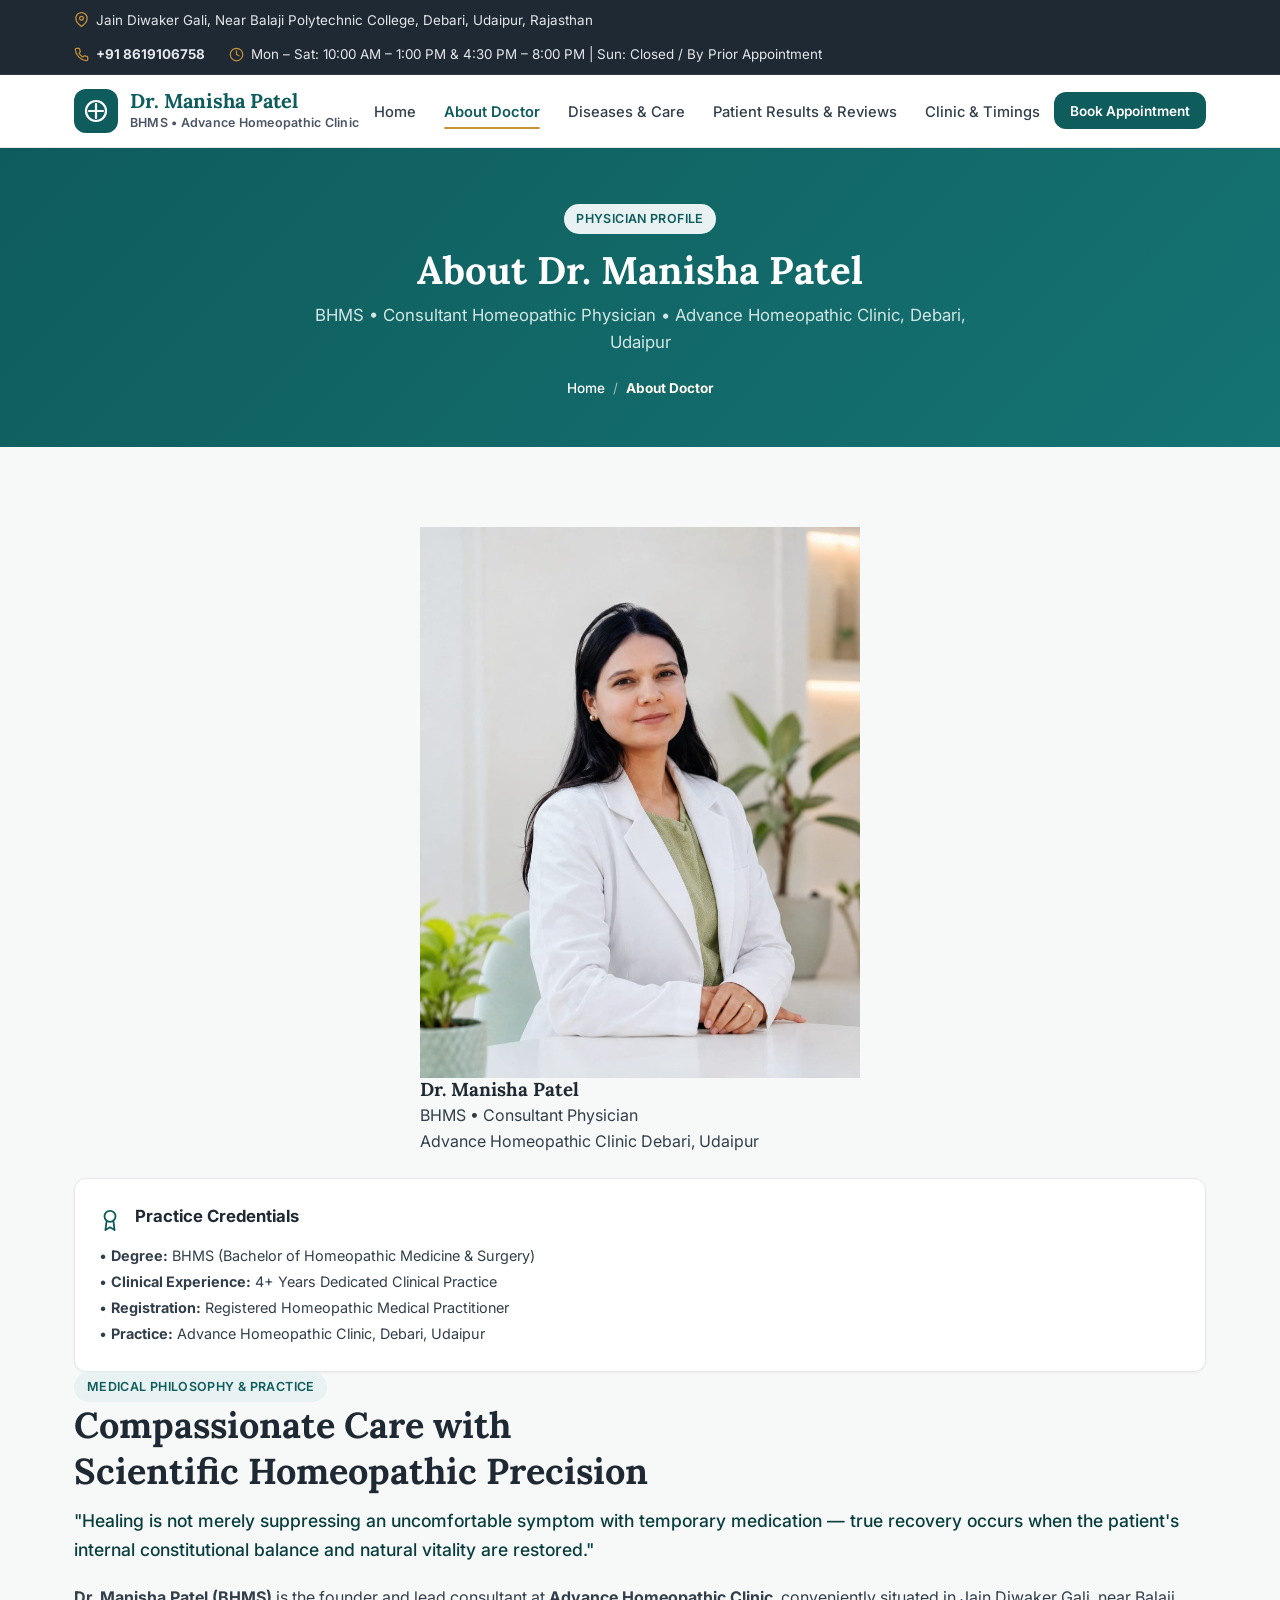
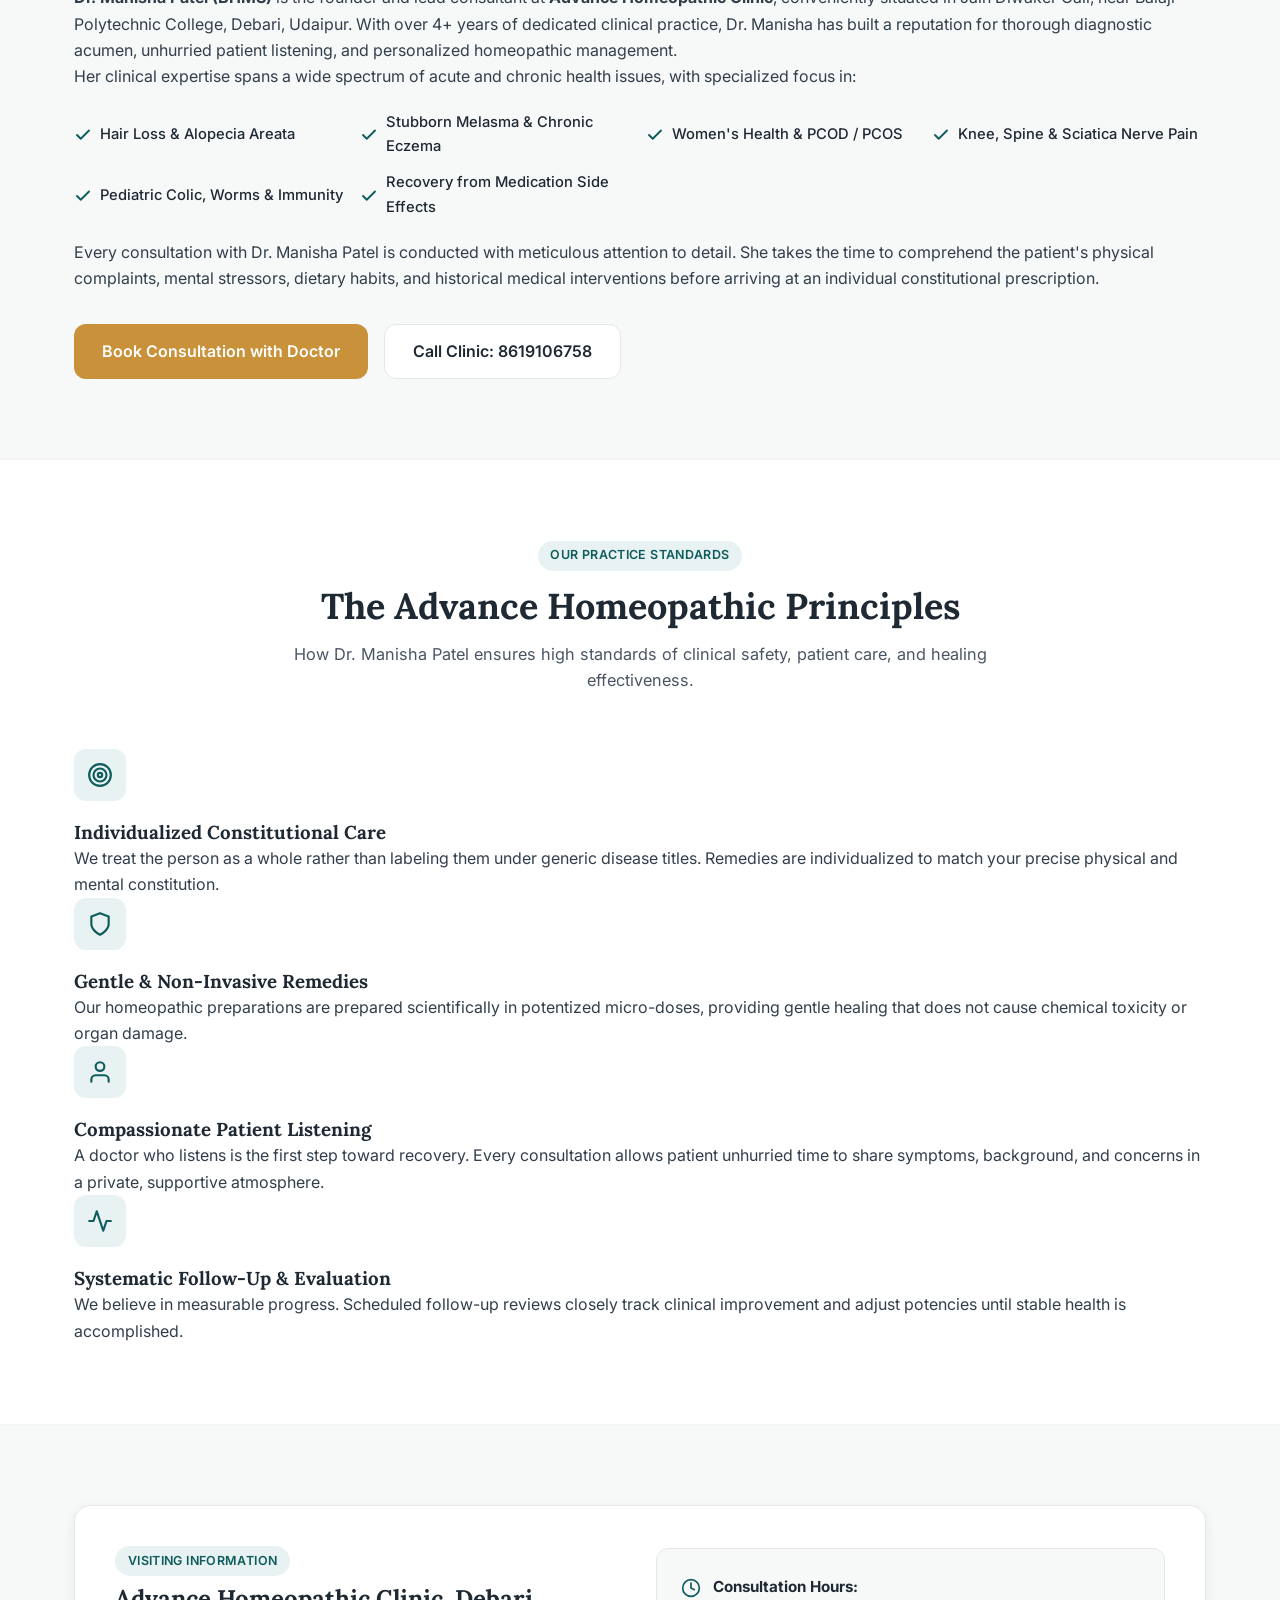
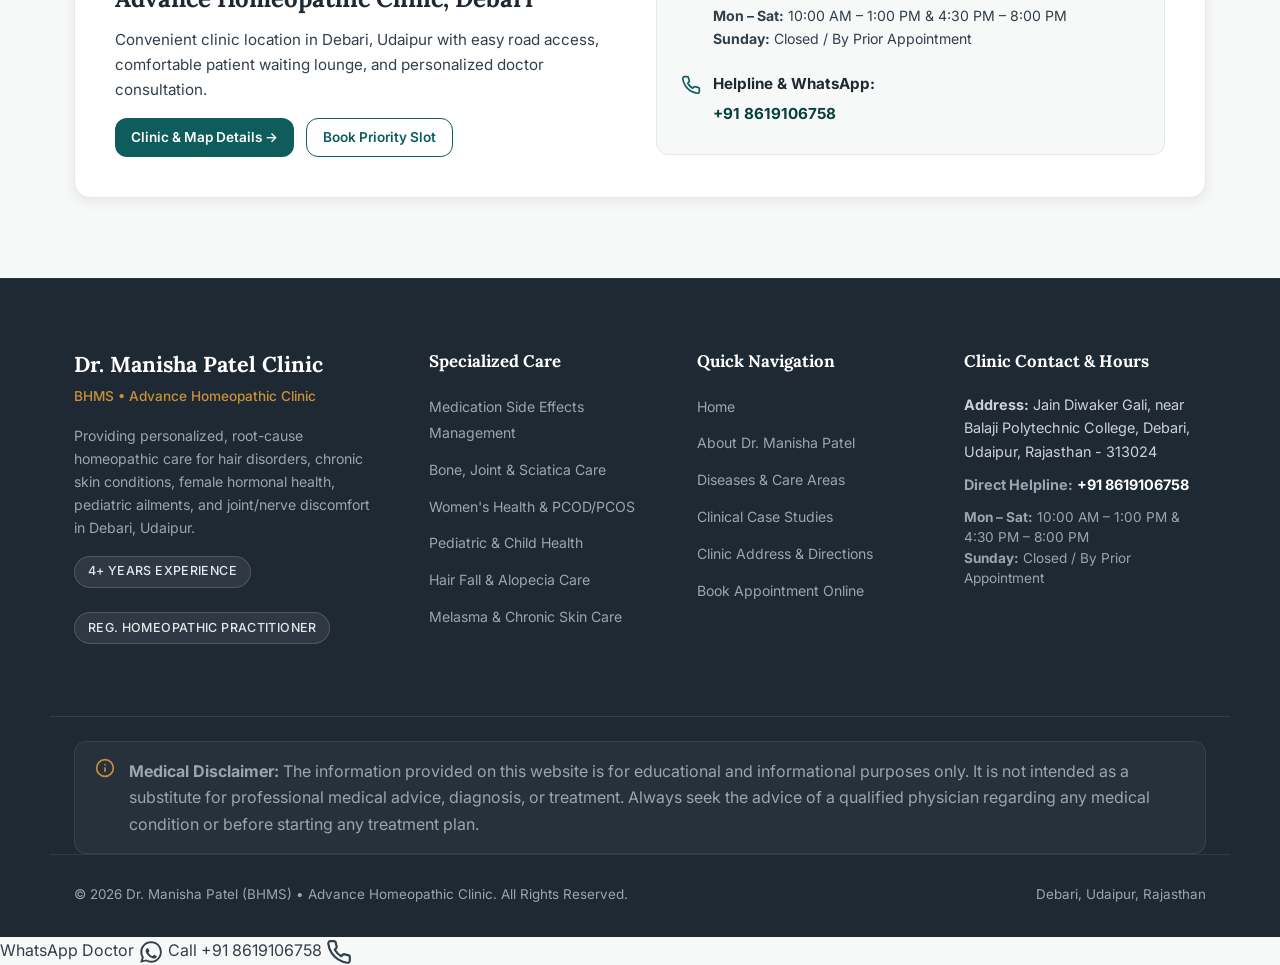
<file: about.html>
<!DOCTYPE html>
<html lang="en">
<head>
  <meta charset="UTF-8">
  <meta name="viewport" content="width=device-width, initial-scale=1.0">
  <title>About Dr. Manisha Patel (BHMS) | Homeopathic Clinic Debari Udaipur</title>
  <meta name="description" content="Learn about Dr. Manisha Patel (BHMS), consultant homeopathic doctor at Advance Homeopathic Clinic in Debari, Udaipur. 4+ years clinical experience in root-cause healing.">
  <link rel="preconnect" href="https://fonts.googleapis.com">
  <link rel="preconnect" href="https://fonts.gstatic.com" crossorigin>
  <link href="https://fonts.googleapis.com/css2?family=Inter:wght@400;500;600;700&family=Lora:ital,wght@0,500;0,600;0,700;1,400&display=swap" rel="stylesheet">
  <link rel="stylesheet" href="assets/css/style.css">

</head>
<body>

  <!-- Top Announcement Bar (Standardized Timings) -->
  <aside class="top-bar" aria-label="Clinic Timing and Contact Info">
    <div class="container top-bar-content">
      <div class="top-bar-left">
        <span class="top-bar-item">
          <svg width="20" height="20" viewBox="0 0 24 24" fill="none" stroke="currentColor" stroke-width="2" stroke-linecap="round" stroke-linejoin="round"><path d="M21 10c0 7-9 13-9 13s-9-6-9-13a9 9 0 0 1 18 0z"></path><circle cx="12" cy="10" r="3"></circle></svg>
          <span>Jain Diwaker Gali, Near Balaji Polytechnic College, Debari, Udaipur, Rajasthan</span>
        </span>
      </div>
      <div class="top-bar-right">
        <a href="tel:8619106758" class="top-bar-item">
          <svg width="20" height="20" viewBox="0 0 24 24" fill="none" stroke="currentColor" stroke-width="2" stroke-linecap="round" stroke-linejoin="round"><path d="M22 16.92v3a2 2 0 0 1-2.18 2 19.79 19.79 0 0 1-8.63-3.07 19.5 19.5 0 0 1-6-6 19.79 19.79 0 0 1-3.07-8.67A2 2 0 0 1 4.11 2h3a2 2 0 0 1 2 1.72 12.84 12.84 0 0 0 .7 2.81 2 2 0 0 1-.45 2.11L8.09 9.91a16 16 0 0 0 6 6l1.27-1.27a2 2 0 0 1 2.11-.45 12.84 12.84 0 0 0 2.81.7A2 2 0 0 1 22 16.92z"></path></svg>
          <strong>+91 8619106758</strong>
        </a>
        <span class="top-bar-item">
          <svg width="20" height="20" viewBox="0 0 24 24" fill="none" stroke="currentColor" stroke-width="2" stroke-linecap="round" stroke-linejoin="round"><circle cx="12" cy="12" r="10"></circle><polyline points="12 6 12 12 16 14"></polyline></svg>
          <span>Mon &ndash; Sat: 10:00 AM &ndash; 1:00 PM &amp; 4:30 PM &ndash; 8:00 PM | Sun: Closed / By Prior Appointment</span>
        </span>
      </div>
    </div>
  </aside>
  <!-- Main Navigation Header -->
  <header class="site-header">
    <div class="container nav-container">
      <a href="index.html" class="brand-logo" aria-label="Dr. Manisha Patel Clinic Homepage">
        <div class="brand-icon">
          <svg width="24" height="24" viewBox="0 0 24 24" fill="none" stroke="currentColor" stroke-width="2.2" stroke-linecap="round" stroke-linejoin="round"><path d="M12 5v14M5 12h14"></path><circle cx="12" cy="12" r="10"></circle></svg>
        </div>
        <div class="brand-text">
          <h1>Dr. Manisha Patel</h1>
          <span>BHMS &bull; Advance Homeopathic Clinic</span>
        </div>
      </a>

      <!-- Desktop Nav -->
      <nav aria-label="Main Navigation">
        <ul class="nav-menu" id="navMenu">
          <li><a href="index.html" class="nav-link">Home</a></li>
          <li><a href="about.html" class="nav-link active">About Doctor</a></li>
          <li><a href="treatments.html" class="nav-link">Diseases &amp; Care</a></li>
          <li><a href="results.html" class="nav-link">Patient Results &amp; Reviews</a></li>
          <li><a href="contact.html" class="nav-link">Clinic &amp; Timings</a></li>
        </ul>
      </nav>

      <div class="nav-actions">
        <a href="appointment.html" class="btn btn-primary btn-sm">Book Appointment</a>
        <button class="mobile-toggle" id="mobileToggle" aria-label="Toggle navigation menu">
          <svg width="24" height="24" fill="currentColor" viewBox="0 0 24 24">
            <path d="M3 18h18v-2H3v2zm0-5h18v-2H3v2zm0-7v2h18V6H3z"/>
          </svg>
        </button>
      </div>
    </div>
  </header>

  <!-- Page Banner -->
  <section class="page-banner">
    <div class="container">
      <span class="badge badge-teal" style="margin-bottom: 0.75rem;">Physician Profile</span>
      <h1>About Dr. Manisha Patel</h1>
      <p>BHMS &bull; Consultant Homeopathic Physician &bull; Advance Homeopathic Clinic, Debari, Udaipur</p>
      <div class="breadcrumb-nav">
        <a href="index.html">Home</a>
        <span>/</span>
        <strong>About Doctor</strong>
      </div>
    </div>
  </section>

  <!-- Detailed Biography Section -->
  <section class="section">
    <div class="container about-grid">
      <div class="about-image-column">
        <div class="doctor-photo-frame" style="max-width: 440px; margin: 0 auto;">
          <img src="assets/images/dr-manisha.jpg" alt="Dr. Manisha Patel (BHMS) - Advance Homeopathic Clinic" width="440" height="520">
          <div class="photo-overlay-caption">
            <h3>Dr. Manisha Patel</h3>
            <p>BHMS &bull; Consultant Physician</p>
            <div class="doctor-tags">
              <span>Advance Homeopathic Clinic</span>
              <span>Debari, Udaipur</span>
            </div>
          </div>
        </div>

        <div class="trust-badge-card" style="margin-top: 1.5rem; background: var(--card-bg); padding: 1.5rem; border-radius: var(--radius-md); border: 1px solid var(--border); box-shadow: var(--shadow-sm);">
          <div style="display: flex; align-items: center; gap: 0.75rem; margin-bottom: 0.75rem;">
            <div style="color: var(--primary); width: 24px; height: 24px; flex-shrink: 0;"><svg width="22" height="22" viewBox="0 0 24 24" fill="none" stroke="currentColor" stroke-width="2" stroke-linecap="round" stroke-linejoin="round"><circle cx="12" cy="8" r="6"></circle><polyline points="8.21 13.89 7 23 12 20 17 23 15.79 13.88"></polyline></svg></div>
            <strong style="color: var(--dark); font-size: 1.05rem;">Practice Credentials</strong>
          </div>
          <ul style="list-style: none; padding: 0; margin: 0; font-size: 0.9rem; color: var(--slate); line-height: 1.8;">
            <li>&bull; <strong>Degree:</strong> BHMS (Bachelor of Homeopathic Medicine &amp; Surgery)</li>
            <li>&bull; <strong>Clinical Experience:</strong> 4+ Years Dedicated Clinical Practice</li>
            <li>&bull; <strong>Registration:</strong> Registered Homeopathic Medical Practitioner</li>
            <li>&bull; <strong>Practice:</strong> Advance Homeopathic Clinic, Debari, Udaipur</li>
          </ul>
        </div>
      </div>

      <div class="about-content">
        <span class="badge badge-teal">Medical Philosophy &amp; Practice</span>
        <h2 class="section-title">Compassionate Care with <br><span class="highlight">Scientific Homeopathic Precision</span></h2>

        <p class="about-lead" style="font-size: 1.1rem; color: var(--primary-dark); font-weight: 500; margin-bottom: 1.25rem;">
          "Healing is not merely suppressing an uncomfortable symptom with temporary medication &mdash; true recovery occurs when the patient's internal constitutional balance and natural vitality are restored."
        </p>

        <p class="about-bio">
          <strong>Dr. Manisha Patel (BHMS)</strong> is the founder and lead consultant at <strong>Advance Homeopathic Clinic</strong>, conveniently situated in Jain Diwaker Gali, near Balaji Polytechnic College, Debari, Udaipur. With over 4+ years of dedicated clinical practice, Dr. Manisha has built a reputation for thorough diagnostic acumen, unhurried patient listening, and personalized homeopathic management.
        </p>

        <p class="about-bio">
          Her clinical expertise spans a wide spectrum of acute and chronic health issues, with specialized focus in:
        </p>

        <div class="specialty-check-grid" style="display: grid; grid-template-columns: repeat(auto-fit, minmax(240px, 1fr)); gap: 0.75rem; margin: 1.25rem 0;">
          <div style="display: flex; align-items: center; gap: 0.5rem; font-size: 0.92rem; color: var(--dark); font-weight: 500;">
            <span style="color: var(--primary); flex-shrink: 0;"><svg width="18" height="18" viewBox="0 0 24 24" fill="none" stroke="currentColor" stroke-width="2.5" stroke-linecap="round" stroke-linejoin="round"><polyline points="20 6 9 17 4 12"></polyline></svg></span>
            <span>Hair Loss &amp; Alopecia Areata</span>
          </div>
          <div style="display: flex; align-items: center; gap: 0.5rem; font-size: 0.92rem; color: var(--dark); font-weight: 500;">
            <span style="color: var(--primary); flex-shrink: 0;"><svg width="18" height="18" viewBox="0 0 24 24" fill="none" stroke="currentColor" stroke-width="2.5" stroke-linecap="round" stroke-linejoin="round"><polyline points="20 6 9 17 4 12"></polyline></svg></span>
            <span>Stubborn Melasma &amp; Chronic Eczema</span>
          </div>
          <div style="display: flex; align-items: center; gap: 0.5rem; font-size: 0.92rem; color: var(--dark); font-weight: 500;">
            <span style="color: var(--primary); flex-shrink: 0;"><svg width="18" height="18" viewBox="0 0 24 24" fill="none" stroke="currentColor" stroke-width="2.5" stroke-linecap="round" stroke-linejoin="round"><polyline points="20 6 9 17 4 12"></polyline></svg></span>
            <span>Women's Health &amp; PCOD / PCOS</span>
          </div>
          <div style="display: flex; align-items: center; gap: 0.5rem; font-size: 0.92rem; color: var(--dark); font-weight: 500;">
            <span style="color: var(--primary); flex-shrink: 0;"><svg width="18" height="18" viewBox="0 0 24 24" fill="none" stroke="currentColor" stroke-width="2.5" stroke-linecap="round" stroke-linejoin="round"><polyline points="20 6 9 17 4 12"></polyline></svg></span>
            <span>Knee, Spine &amp; Sciatica Nerve Pain</span>
          </div>
          <div style="display: flex; align-items: center; gap: 0.5rem; font-size: 0.92rem; color: var(--dark); font-weight: 500;">
            <span style="color: var(--primary); flex-shrink: 0;"><svg width="18" height="18" viewBox="0 0 24 24" fill="none" stroke="currentColor" stroke-width="2.5" stroke-linecap="round" stroke-linejoin="round"><polyline points="20 6 9 17 4 12"></polyline></svg></span>
            <span>Pediatric Colic, Worms &amp; Immunity</span>
          </div>
          <div style="display: flex; align-items: center; gap: 0.5rem; font-size: 0.92rem; color: var(--dark); font-weight: 500;">
            <span style="color: var(--primary); flex-shrink: 0;"><svg width="18" height="18" viewBox="0 0 24 24" fill="none" stroke="currentColor" stroke-width="2.5" stroke-linecap="round" stroke-linejoin="round"><polyline points="20 6 9 17 4 12"></polyline></svg></span>
            <span>Recovery from Medication Side Effects</span>
          </div>
        </div>

        <p class="about-bio">
          Every consultation with Dr. Manisha Patel is conducted with meticulous attention to detail. She takes the time to comprehend the patient's physical complaints, mental stressors, dietary habits, and historical medical interventions before arriving at an individual constitutional prescription.
        </p>

        <div style="margin-top: 2rem; display: flex; gap: 1rem; flex-wrap: wrap;">
          <a href="appointment.html" class="btn btn-accent btn-lg">Book Consultation with Doctor</a>
          <a href="tel:8619106758" class="btn btn-phone btn-lg">Call Clinic: 8619106758</a>
        </div>
      </div>
    </div>
  </section>

  <!-- Core Practice Pillars -->
  <section class="section section-bg">
    <div class="container">
      <div class="section-header">
        <span class="badge badge-teal">Our Practice Standards</span>
        <h2 class="section-title">The Advance Homeopathic Principles</h2>
        <p class="section-subtitle">How Dr. Manisha Patel ensures high standards of clinical safety, patient care, and healing effectiveness.</p>
      </div>

      <div class="dept-grid">
        <div class="dept-card">
          <div class="dept-card-icon"><svg width="22" height="22" viewBox="0 0 24 24" fill="none" stroke="currentColor" stroke-width="2" stroke-linecap="round" stroke-linejoin="round"><circle cx="12" cy="12" r="10"></circle><circle cx="12" cy="12" r="6"></circle><circle cx="12" cy="12" r="2"></circle></svg></div>
          <h3>Individualized Constitutional Care</h3>
          <p>We treat the person as a whole rather than labeling them under generic disease titles. Remedies are individualized to match your precise physical and mental constitution.</p>
        </div>

        <div class="dept-card">
          <div class="dept-card-icon"><svg width="22" height="22" viewBox="0 0 24 24" fill="none" stroke="currentColor" stroke-width="2" stroke-linecap="round" stroke-linejoin="round"><path d="M12 22s8-4 8-10V5l-8-3-8 3v7c0 6 8 10 8 10z"></path></svg></div>
          <h3>Gentle &amp; Non-Invasive Remedies</h3>
          <p>Our homeopathic preparations are prepared scientifically in potentized micro-doses, providing gentle healing that does not cause chemical toxicity or organ damage.</p>
        </div>

        <div class="dept-card">
          <div class="dept-card-icon"><svg width="22" height="22" viewBox="0 0 24 24" fill="none" stroke="currentColor" stroke-width="2" stroke-linecap="round" stroke-linejoin="round"><path d="M20 21v-2a4 4 0 0 0-4-4H8a4 4 0 0 0-4 4v2"></path><circle cx="12" cy="7" r="4"></circle></svg></div>
          <h3>Compassionate Patient Listening</h3>
          <p>A doctor who listens is the first step toward recovery. Every consultation allows patient unhurried time to share symptoms, background, and concerns in a private, supportive atmosphere.</p>
        </div>

        <div class="dept-card">
          <div class="dept-card-icon"><svg width="22" height="22" viewBox="0 0 24 24" fill="none" stroke="currentColor" stroke-width="2" stroke-linecap="round" stroke-linejoin="round"><polyline points="22 12 18 12 15 21 9 3 6 12 2 12"></polyline></svg></div>
          <h3>Systematic Follow-Up &amp; Evaluation</h3>
          <p>We believe in measurable progress. Scheduled follow-up reviews closely track clinical improvement and adjust potencies until stable health is accomplished.</p>
        </div>
      </div>
    </div>
  </section>

  <!-- Clinic Timings & Location Summary Card -->
  <section class="section">
    <div class="container">
      <div class="clinic-highlight-card" style="background: var(--card-bg); border: 1px solid var(--border); border-radius: var(--radius-lg); padding: 2.5rem; box-shadow: var(--shadow-md);">
        <div style="display: grid; grid-template-columns: repeat(auto-fit, minmax(280px, 1fr)); gap: 2rem; align-items: center;">
          <div>
            <span class="badge badge-teal" style="margin-bottom: 0.5rem;">Visiting Information</span>
            <h3 style="font-family: 'Lora', serif; color: var(--dark); font-size: 1.5rem; margin-bottom: 0.75rem;">Advance Homeopathic Clinic, Debari</h3>
            <p style="color: var(--slate); font-size: 0.95rem; margin-bottom: 1rem;">
              Convenient clinic location in Debari, Udaipur with easy road access, comfortable patient waiting lounge, and personalized doctor consultation.
            </p>
            <div style="display: flex; gap: 0.75rem; flex-wrap: wrap;">
              <a href="contact.html" class="btn btn-primary btn-sm">Clinic &amp; Map Details &rarr;</a>
              <a href="appointment.html" class="btn btn-outline btn-sm">Book Priority Slot</a>
            </div>
          </div>

          <div style="background: var(--light-bg); padding: 1.5rem; border-radius: var(--radius-md); border: 1px solid var(--border);">
            <div style="display: flex; align-items: flex-start; gap: 0.75rem; margin-bottom: 1rem;">
              <div style="color: var(--primary); width: 20px; height: 20px; flex-shrink: 0;"><svg width="20" height="20" viewBox="0 0 24 24" fill="none" stroke="currentColor" stroke-width="2" stroke-linecap="round" stroke-linejoin="round"><circle cx="12" cy="12" r="10"></circle><polyline points="12 6 12 12 16 14"></polyline></svg></div>
              <div>
                <strong style="color: var(--dark); font-size: 0.95rem;">Consultation Hours:</strong>
                <p style="font-size: 0.88rem; color: var(--slate); margin: 0.25rem 0;">
                  <strong>Mon &ndash; Sat:</strong> 10:00 AM &ndash; 1:00 PM &amp; 4:30 PM &ndash; 8:00 PM<br>
                  <strong>Sunday:</strong> Closed / By Prior Appointment
                </p>
              </div>
            </div>

            <div style="display: flex; align-items: flex-start; gap: 0.75rem;">
              <div style="color: var(--primary); width: 20px; height: 20px; flex-shrink: 0;"><svg width="20" height="20" viewBox="0 0 24 24" fill="none" stroke="currentColor" stroke-width="2" stroke-linecap="round" stroke-linejoin="round"><path d="M22 16.92v3a2 2 0 0 1-2.18 2 19.79 19.79 0 0 1-8.63-3.07 19.5 19.5 0 0 1-6-6 19.79 19.79 0 0 1-3.07-8.67A2 2 0 0 1 4.11 2h3a2 2 0 0 1 2 1.72 12.84 12.84 0 0 0 .7 2.81 2 2 0 0 1-.45 2.11L8.09 9.91a16 16 0 0 0 6 6l1.27-1.27a2 2 0 0 1 2.11-.45 12.84 12.84 0 0 0 2.81.7A2 2 0 0 1 22 16.92z"></path></svg></div>
              <div>
                <strong style="color: var(--dark); font-size: 0.95rem;">Helpline &amp; WhatsApp:</strong>
                <p style="font-size: 0.95rem; color: var(--primary-dark); font-weight: 700; margin: 0.25rem 0;">
                  <a href="tel:8619106758">+91 8619106758</a>
                </p>
              </div>
            </div>
          </div>
        </div>
      </div>
    </div>
  </section>

  <!-- Site Footer -->
  <footer class="site-footer">
    <div class="container footer-grid">
      <!-- Col 1 -->
      <div class="footer-brand">
        <h3>Dr. Manisha Patel Clinic</h3>
        <span>BHMS &bull; Advance Homeopathic Clinic</span>
        <p>Providing personalized, root-cause homeopathic care for hair disorders, chronic skin conditions, female hormonal health, pediatric ailments, and joint/nerve discomfort in Debari, Udaipur.</p>
        <div class="footer-badges" style="margin-top: 1rem; display: flex; gap: 0.5rem; flex-wrap: wrap;">
          <span class="badge badge-teal" style="background: rgba(255,255,255,0.08); color: #E4E7EB; border: 1px solid rgba(255,255,255,0.15); font-size: 0.78rem;">4+ Years Experience</span>
          <span class="badge badge-teal" style="background: rgba(255,255,255,0.08); color: #E4E7EB; border: 1px solid rgba(255,255,255,0.15); font-size: 0.78rem;">Reg. Homeopathic Practitioner</span>
        </div>
      </div>

      <!-- Col 2 -->
      <div class="footer-col">
        <h4>Specialized Care</h4>
        <ul class="footer-links">
          <li><a href="treatments.html">Medication Side Effects Management</a></li>
          <li><a href="treatments.html">Bone, Joint &amp; Sciatica Care</a></li>
          <li><a href="treatments.html">Women's Health &amp; PCOD/PCOS</a></li>
          <li><a href="treatments.html">Pediatric &amp; Child Health</a></li>
          <li><a href="treatments.html">Hair Fall &amp; Alopecia Care</a></li>
          <li><a href="treatments.html">Melasma &amp; Chronic Skin Care</a></li>
        </ul>
      </div>

      <!-- Col 3 -->
      <div class="footer-col">
        <h4>Quick Navigation</h4>
        <ul class="footer-links">
          <li><a href="index.html">Home</a></li>
          <li><a href="about.html">About Dr. Manisha Patel</a></li>
          <li><a href="treatments.html">Diseases &amp; Care Areas</a></li>
          <li><a href="results.html">Clinical Case Studies</a></li>
          <li><a href="contact.html">Clinic Address &amp; Directions</a></li>
          <li><a href="appointment.html">Book Appointment Online</a></li>
        </ul>
      </div>

      <!-- Col 4 -->
      <div class="footer-col">
        <h4>Clinic Contact &amp; Hours</h4>
        <p style="font-size: 0.9rem; margin-bottom: 0.6rem; color: #CBD2D9;">
          <strong>Address:</strong> Jain Diwaker Gali, near Balaji Polytechnic College, Debari, Udaipur, Rajasthan - 313024
        </p>
        <p style="font-size: 0.9rem; margin-bottom: 0.6rem;">
          <strong>Direct Helpline:</strong> <a href="tel:8619106758" style="color: #FFFFFF; font-weight: 700;">+91 8619106758</a>
        </p>
        <p style="font-size: 0.85rem; color: #9AA5B1; line-height: 1.5;">
          <strong>Mon &ndash; Sat:</strong> 10:00 AM &ndash; 1:00 PM &amp; 4:30 PM &ndash; 8:00 PM<br>
          <strong>Sunday:</strong> Closed / By Prior Appointment
        </p>
      </div>
    </div>

    <!-- Mandatory Medical Disclaimer Strip (Clean Professional English) -->
    <div class="container footer-disclaimer-wrap">
      <div class="footer-disclaimer">
        <svg width="20" height="20" viewBox="0 0 24 24" fill="none" stroke="currentColor" stroke-width="2" stroke-linecap="round" stroke-linejoin="round"><circle cx="12" cy="12" r="10"></circle><line x1="12" y1="16" x2="12" y2="12"></line><line x1="12" y1="8" x2="12.01" y2="8"></line></svg>
        <p><strong>Medical Disclaimer:</strong> The information provided on this website is for educational and informational purposes only. It is not intended as a substitute for professional medical advice, diagnosis, or treatment. Always seek the advice of a qualified physician regarding any medical condition or before starting any treatment plan.</p>
      </div>
    </div>

    <div class="container footer-bottom">
      <p>&copy; 2026 Dr. Manisha Patel (BHMS) &bull; Advance Homeopathic Clinic. All Rights Reserved.</p>
      <p>Debari, Udaipur, Rajasthan</p>
    </div>
  </footer>

  <!-- Floating Desktop Action Buttons -->
  <div class="floating-actions">
    <a href="https://wa.me/918619106758?text=Hello%20Dr.%20Manisha%20Patel,%20I%20would%20like%20to%20consult%20at%20your%20Debari%20Clinic." target="_blank" rel="noopener noreferrer" class="float-btn whatsapp-float" aria-label="Chat on WhatsApp">
      <span class="float-tooltip">WhatsApp Doctor</span>
      <svg width="20" height="20" viewBox="0 0 24 24" fill="currentColor"><path d="M12.04 2c-5.46 0-9.91 4.45-9.91 9.91 0 1.75.46 3.45 1.32 4.95L2.05 22l5.25-1.38c1.45.79 3.08 1.21 4.74 1.21 5.46 0 9.91-4.45 9.91-9.91 0-2.65-1.03-5.14-2.9-7.01A9.816 9.816 0 0 0 12.04 2m.01 1.67c2.2 0 4.26.86 5.82 2.42a8.225 8.225 0 0 1 2.41 5.83c0 4.54-3.7 8.24-8.24 8.24-1.43 0-2.82-.37-4.04-1.08l-.29-.17-3.12.82.83-3.04-.19-.3a8.21 8.21 0 0 1-1.26-4.46c0-4.54 3.7-8.24 8.24-8.24m4.52 11.66c-.25-.13-1.47-.72-1.7-.81-.23-.08-.39-.13-.56.13-.17.25-.64.81-.79.97-.14.17-.29.19-.54.06-.25-.13-1.06-.39-2.02-1.25-.75-.67-1.26-1.5-1.41-1.75-.14-.25-.02-.39.11-.51.11-.11.25-.29.38-.44.13-.14.17-.25.25-.42.08-.17.04-.31-.02-.44-.06-.13-.56-1.35-.77-1.85-.2-.49-.41-.42-.56-.43h-.48c-.17 0-.44.06-.67.31-.23.25-.88.86-.88 2.1s.9 2.44 1.03 2.61c.13.17 1.77 2.7 4.29 3.79.6.26 1.07.41 1.44.53.6.19 1.15.16 1.58.1.48-.07 1.47-.6 1.68-1.18.21-.58.21-1.07.15-1.18-.07-.11-.23-.17-.48-.3z"/></svg>
    </a>
    <a href="tel:8619106758" class="float-btn call-float" aria-label="Call Clinic">
      <span class="float-tooltip">Call +91 8619106758</span>
      <svg width="20" height="20" viewBox="0 0 24 24" fill="none" stroke="currentColor" stroke-width="2" stroke-linecap="round" stroke-linejoin="round"><path d="M22 16.92v3a2 2 0 0 1-2.18 2 19.79 19.79 0 0 1-8.63-3.07 19.5 19.5 0 0 1-6-6 19.79 19.79 0 0 1-3.07-8.67A2 2 0 0 1 4.11 2h3a2 2 0 0 1 2 1.72 12.84 12.84 0 0 0 .7 2.81 2 2 0 0 1-.45 2.11L8.09 9.91a16 16 0 0 0 6 6l1.27-1.27a2 2 0 0 1 2.11-.45 12.84 12.84 0 0 0 2.81.7A2 2 0 0 1 22 16.92z"></path></svg>
    </a>
  </div>

  <!-- Mobile Sticky Bottom Action Bar -->
  <div class="mobile-sticky-bar" aria-label="Quick Action Bar">
    <a href="tel:8619106758" class="sticky-bar-item" aria-label="Call Doctor">
      <svg width="20" height="20" viewBox="0 0 24 24" fill="none" stroke="currentColor" stroke-width="2" stroke-linecap="round" stroke-linejoin="round"><path d="M22 16.92v3a2 2 0 0 1-2.18 2 19.79 19.79 0 0 1-8.63-3.07 19.5 19.5 0 0 1-6-6 19.79 19.79 0 0 1-3.07-8.67A2 2 0 0 1 4.11 2h3a2 2 0 0 1 2 1.72 12.84 12.84 0 0 0 .7 2.81 2 2 0 0 1-.45 2.11L8.09 9.91a16 16 0 0 0 6 6l1.27-1.27a2 2 0 0 1 2.11-.45 12.84 12.84 0 0 0 2.81.7A2 2 0 0 1 22 16.92z"></path></svg>
      <span>Call Now</span>
    </a>
    <a href="https://wa.me/918619106758?text=Hello%20Dr.%20Manisha%20Patel,%20I%20would%20like%20to%20consult%20at%20your%20Debari%20Clinic." target="_blank" rel="noopener noreferrer" class="sticky-bar-item whatsapp" aria-label="WhatsApp Doctor">
      <svg width="20" height="20" viewBox="0 0 24 24" fill="currentColor"><path d="M12.04 2c-5.46 0-9.91 4.45-9.91 9.91 0 1.75.46 3.45 1.32 4.95L2.05 22l5.25-1.38c1.45.79 3.08 1.21 4.74 1.21 5.46 0 9.91-4.45 9.91-9.91 0-2.65-1.03-5.14-2.9-7.01A9.816 9.816 0 0 0 12.04 2m.01 1.67c2.2 0 4.26.86 5.82 2.42a8.225 8.225 0 0 1 2.41 5.83c0 4.54-3.7 8.24-8.24 8.24-1.43 0-2.82-.37-4.04-1.08l-.29-.17-3.12.82.83-3.04-.19-.3a8.21 8.21 0 0 1-1.26-4.46c0-4.54 3.7-8.24 8.24-8.24m4.52 11.66c-.25-.13-1.47-.72-1.7-.81-.23-.08-.39-.13-.56.13-.17.25-.64.81-.79.97-.14.17-.29.19-.54.06-.25-.13-1.06-.39-2.02-1.25-.75-.67-1.26-1.5-1.41-1.75-.14-.25-.02-.39.11-.51.11-.11.25-.29.38-.44.13-.14.17-.25.25-.42.08-.17.04-.31-.02-.44-.06-.13-.56-1.35-.77-1.85-.2-.49-.41-.42-.56-.43h-.48c-.17 0-.44.06-.67.31-.23.25-.88.86-.88 2.1s.9 2.44 1.03 2.61c.13.17 1.77 2.7 4.29 3.79.6.26 1.07.41 1.44.53.6.19 1.15.16 1.58.1.48-.07 1.47-.6 1.68-1.18.21-.58.21-1.07.15-1.18-.07-.11-.23-.17-.48-.3z"/></svg>
      <span>WhatsApp</span>
    </a>
    <a href="appointment.html" class="sticky-bar-item appointment" aria-label="Book Appointment">
      <svg width="20" height="20" viewBox="0 0 24 24" fill="none" stroke="currentColor" stroke-width="2" stroke-linecap="round" stroke-linejoin="round"><rect x="3" y="4" width="18" height="18" rx="2" ry="2"></rect><line x1="16" y1="2" x2="16" y2="6"></line><line x1="8" y1="2" x2="8" y2="6"></line><line x1="3" y1="10" x2="21" y2="10"></line></svg>
      <span>Book Slot</span>
    </a>
  </div>

  <script src="assets/js/main.js"></script>
</body>
</html>
</file>
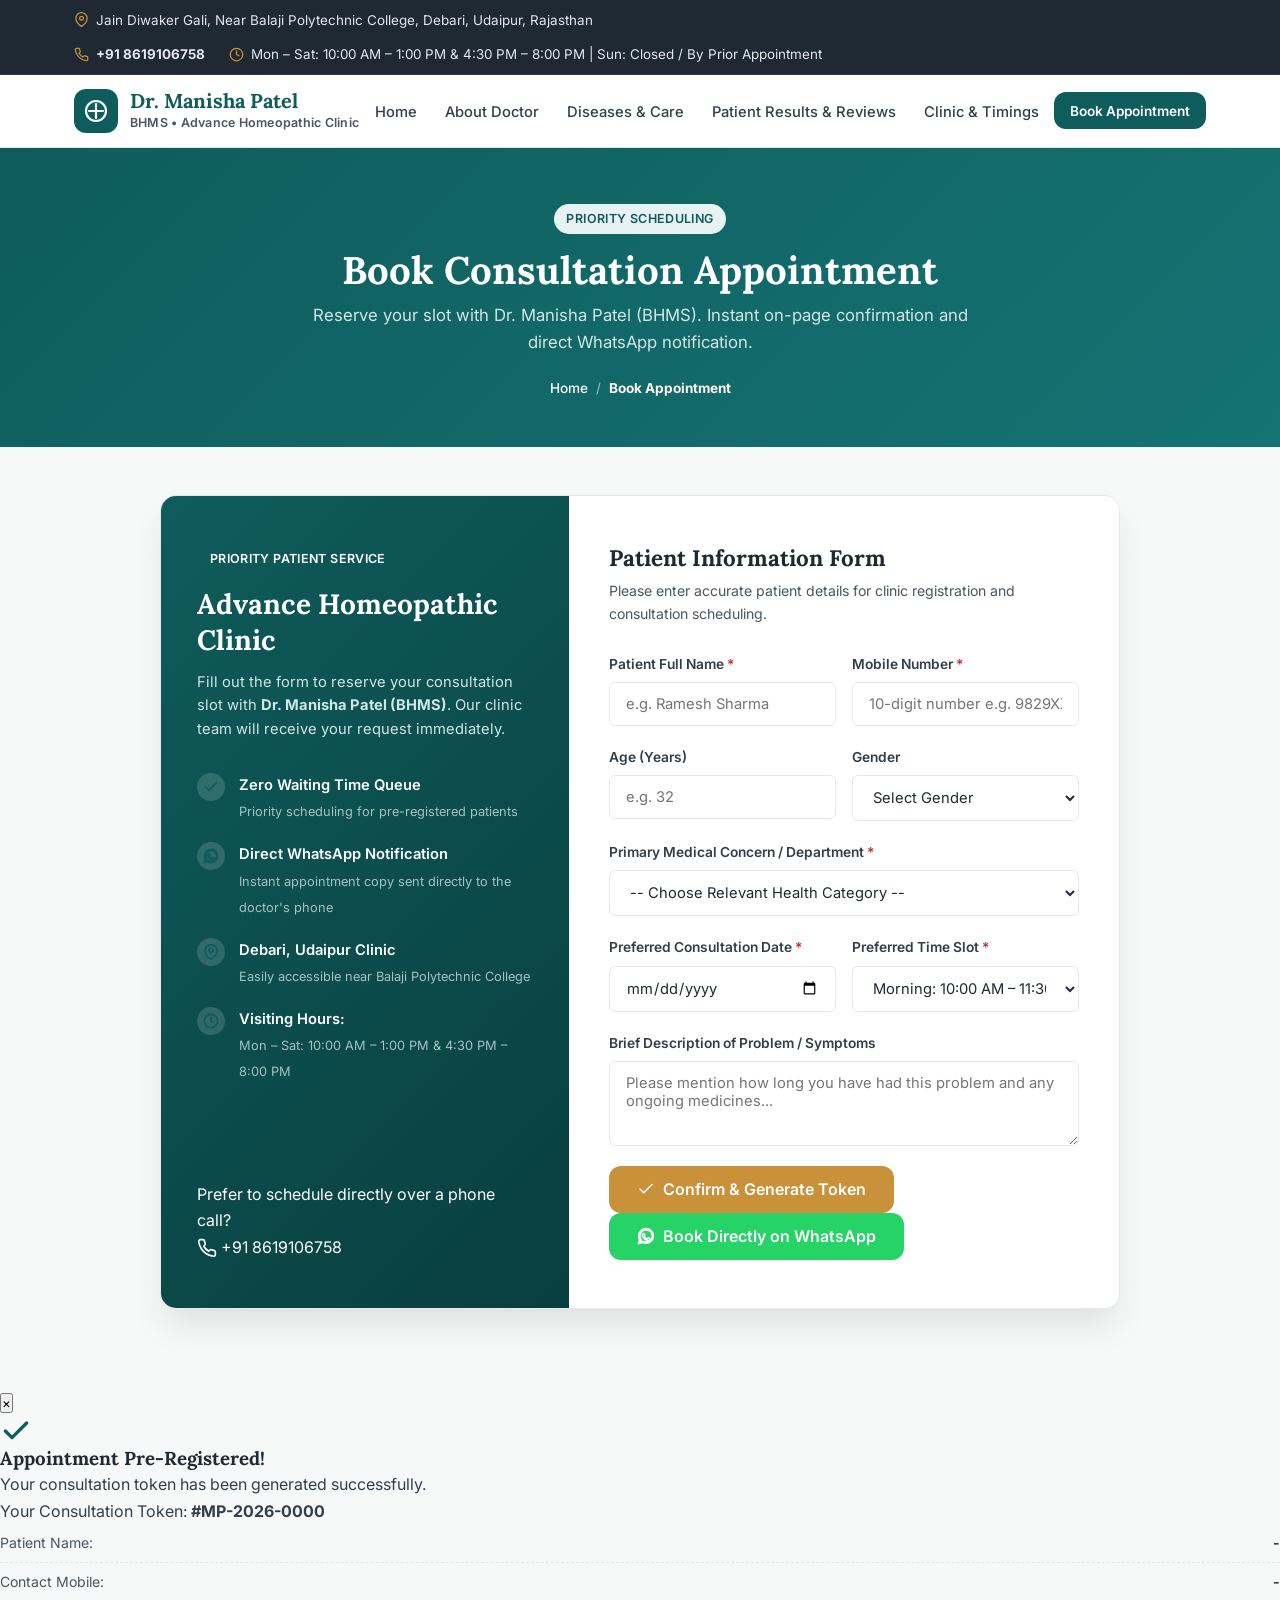
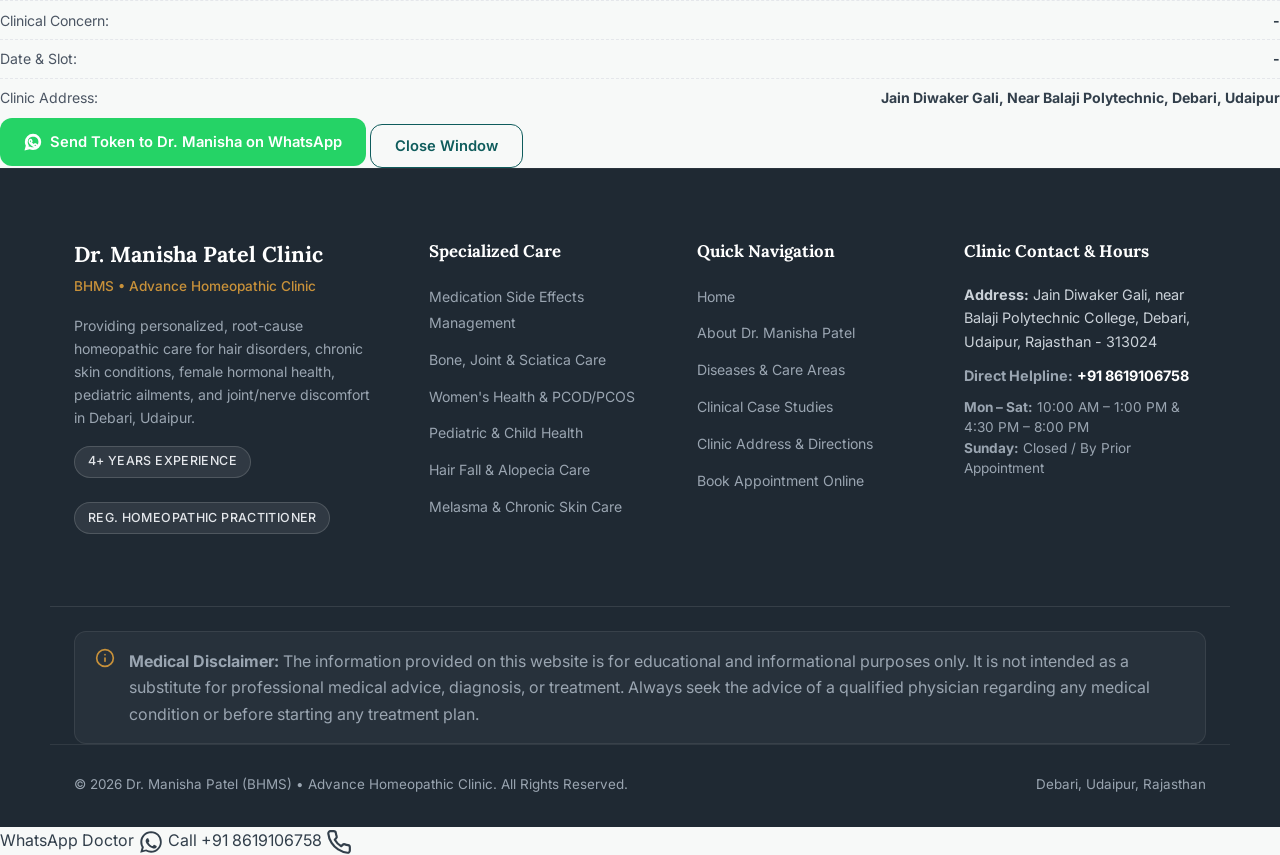
<file: appointment.html>
<!DOCTYPE html>
<html lang="en">
<head>
  <meta charset="UTF-8">
  <meta name="viewport" content="width=device-width, initial-scale=1.0">
  <title>Book Appointment | Dr. Manisha Patel Homeopathic Clinic</title>
  <meta name="description" content="Book consultation with Dr. Manisha Patel (BHMS) at Advance Homeopathic Clinic, Debari, Udaipur. Choose preferred date and slot for priority scheduling.">
  <link rel="preconnect" href="https://fonts.googleapis.com">
  <link rel="preconnect" href="https://fonts.gstatic.com" crossorigin>
  <link href="https://fonts.googleapis.com/css2?family=Inter:wght@400;500;600;700&family=Lora:ital,wght@0,500;0,600;0,700;1,400&display=swap" rel="stylesheet">
  <link rel="stylesheet" href="assets/css/style.css">

</head>
<body>

  <!-- Top Announcement Bar (Standardized Timings) -->
  <aside class="top-bar" aria-label="Clinic Timing and Contact Info">
    <div class="container top-bar-content">
      <div class="top-bar-left">
        <span class="top-bar-item">
          <svg width="20" height="20" viewBox="0 0 24 24" fill="none" stroke="currentColor" stroke-width="2" stroke-linecap="round" stroke-linejoin="round"><path d="M21 10c0 7-9 13-9 13s-9-6-9-13a9 9 0 0 1 18 0z"></path><circle cx="12" cy="10" r="3"></circle></svg>
          <span>Jain Diwaker Gali, Near Balaji Polytechnic College, Debari, Udaipur, Rajasthan</span>
        </span>
      </div>
      <div class="top-bar-right">
        <a href="tel:8619106758" class="top-bar-item">
          <svg width="20" height="20" viewBox="0 0 24 24" fill="none" stroke="currentColor" stroke-width="2" stroke-linecap="round" stroke-linejoin="round"><path d="M22 16.92v3a2 2 0 0 1-2.18 2 19.79 19.79 0 0 1-8.63-3.07 19.5 19.5 0 0 1-6-6 19.79 19.79 0 0 1-3.07-8.67A2 2 0 0 1 4.11 2h3a2 2 0 0 1 2 1.72 12.84 12.84 0 0 0 .7 2.81 2 2 0 0 1-.45 2.11L8.09 9.91a16 16 0 0 0 6 6l1.27-1.27a2 2 0 0 1 2.11-.45 12.84 12.84 0 0 0 2.81.7A2 2 0 0 1 22 16.92z"></path></svg>
          <strong>+91 8619106758</strong>
        </a>
        <span class="top-bar-item">
          <svg width="20" height="20" viewBox="0 0 24 24" fill="none" stroke="currentColor" stroke-width="2" stroke-linecap="round" stroke-linejoin="round"><circle cx="12" cy="12" r="10"></circle><polyline points="12 6 12 12 16 14"></polyline></svg>
          <span>Mon &ndash; Sat: 10:00 AM &ndash; 1:00 PM &amp; 4:30 PM &ndash; 8:00 PM | Sun: Closed / By Prior Appointment</span>
        </span>
      </div>
    </div>
  </aside>
  <!-- Main Navigation Header -->
  <header class="site-header">
    <div class="container nav-container">
      <a href="index.html" class="brand-logo" aria-label="Dr. Manisha Patel Clinic Homepage">
        <div class="brand-icon">
          <svg width="24" height="24" viewBox="0 0 24 24" fill="none" stroke="currentColor" stroke-width="2.2" stroke-linecap="round" stroke-linejoin="round"><path d="M12 5v14M5 12h14"></path><circle cx="12" cy="12" r="10"></circle></svg>
        </div>
        <div class="brand-text">
          <h1>Dr. Manisha Patel</h1>
          <span>BHMS &bull; Advance Homeopathic Clinic</span>
        </div>
      </a>

      <!-- Desktop Nav -->
      <nav aria-label="Main Navigation">
        <ul class="nav-menu" id="navMenu">
          <li><a href="index.html" class="nav-link">Home</a></li>
          <li><a href="about.html" class="nav-link">About Doctor</a></li>
          <li><a href="treatments.html" class="nav-link">Diseases &amp; Care</a></li>
          <li><a href="results.html" class="nav-link">Patient Results &amp; Reviews</a></li>
          <li><a href="contact.html" class="nav-link">Clinic &amp; Timings</a></li>
        </ul>
      </nav>

      <div class="nav-actions">
        <a href="appointment.html" class="btn btn-primary btn-sm">Book Appointment</a>
        <button class="mobile-toggle" id="mobileToggle" aria-label="Toggle navigation menu">
          <svg width="24" height="24" fill="currentColor" viewBox="0 0 24 24">
            <path d="M3 18h18v-2H3v2zm0-5h18v-2H3v2zm0-7v2h18V6H3z"/>
          </svg>
        </button>
      </div>
    </div>
  </header>

  <!-- Page Banner -->
  <section class="page-banner">
    <div class="container">
      <span class="badge badge-teal" style="margin-bottom: 0.75rem;">Priority Scheduling</span>
      <h1>Book Consultation Appointment</h1>
      <p>Reserve your slot with Dr. Manisha Patel (BHMS). Instant on-page confirmation and direct WhatsApp notification.</p>
      <div class="breadcrumb-nav">
        <a href="index.html">Home</a>
        <span>/</span>
        <strong>Book Appointment</strong>
      </div>
    </div>
  </section>

  <!-- Interactive Appointment Booking Section -->
  <section class="section" style="padding-top: 3rem;">
    <div class="container">
      <div class="booking-card-wrapper">

        <!-- Left Info Pane -->
        <div class="booking-info-pane">
          <div class="booking-info-top">
            <span class="badge badge-amber">Priority Patient Service</span>
            <h3 style="margin-top: 0.75rem;">Advance Homeopathic Clinic</h3>
            <p>Fill out the form to reserve your consultation slot with <strong>Dr. Manisha Patel (BHMS)</strong>. Our clinic team will receive your request immediately.</p>
            
            <div class="booking-perks">
              <div class="booking-perk-item">
                <div class="booking-perk-icon">
                  <svg width="18" height="18" viewBox="0 0 24 24" fill="none" stroke="currentColor" stroke-width="2.5" stroke-linecap="round" stroke-linejoin="round"><polyline points="20 6 9 17 4 12"></polyline></svg>
                </div>
                <div class="booking-perk-text">
                  <strong>Zero Waiting Time Queue</strong>
                  <span>Priority scheduling for pre-registered patients</span>
                </div>
              </div>

              <div class="booking-perk-item">
                <div class="booking-perk-icon">
                  <svg width="20" height="20" viewBox="0 0 24 24" fill="currentColor"><path d="M12.04 2c-5.46 0-9.91 4.45-9.91 9.91 0 1.75.46 3.45 1.32 4.95L2.05 22l5.25-1.38c1.45.79 3.08 1.21 4.74 1.21 5.46 0 9.91-4.45 9.91-9.91 0-2.65-1.03-5.14-2.9-7.01A9.816 9.816 0 0 0 12.04 2m.01 1.67c2.2 0 4.26.86 5.82 2.42a8.225 8.225 0 0 1 2.41 5.83c0 4.54-3.7 8.24-8.24 8.24-1.43 0-2.82-.37-4.04-1.08l-.29-.17-3.12.82.83-3.04-.19-.3a8.21 8.21 0 0 1-1.26-4.46c0-4.54 3.7-8.24 8.24-8.24m4.52 11.66c-.25-.13-1.47-.72-1.7-.81-.23-.08-.39-.13-.56.13-.17.25-.64.81-.79.97-.14.17-.29.19-.54.06-.25-.13-1.06-.39-2.02-1.25-.75-.67-1.26-1.5-1.41-1.75-.14-.25-.02-.39.11-.51.11-.11.25-.29.38-.44.13-.14.17-.25.25-.42.08-.17.04-.31-.02-.44-.06-.13-.56-1.35-.77-1.85-.2-.49-.41-.42-.56-.43h-.48c-.17 0-.44.06-.67.31-.23.25-.88.86-.88 2.1s.9 2.44 1.03 2.61c.13.17 1.77 2.7 4.29 3.79.6.26 1.07.41 1.44.53.6.19 1.15.16 1.58.1.48-.07 1.47-.6 1.68-1.18.21-.58.21-1.07.15-1.18-.07-.11-.23-.17-.48-.3z"/></svg>
                </div>
                <div class="booking-perk-text">
                  <strong>Direct WhatsApp Notification</strong>
                  <span>Instant appointment copy sent directly to the doctor's phone</span>
                </div>
              </div>

              <div class="booking-perk-item">
                <div class="booking-perk-icon">
                  <svg width="20" height="20" viewBox="0 0 24 24" fill="none" stroke="currentColor" stroke-width="2" stroke-linecap="round" stroke-linejoin="round"><path d="M21 10c0 7-9 13-9 13s-9-6-9-13a9 9 0 0 1 18 0z"></path><circle cx="12" cy="10" r="3"></circle></svg>
                </div>
                <div class="booking-perk-text">
                  <strong>Debari, Udaipur Clinic</strong>
                  <span>Easily accessible near Balaji Polytechnic College</span>
                </div>
              </div>

              <div class="booking-perk-item">
                <div class="booking-perk-icon">
                  <svg width="20" height="20" viewBox="0 0 24 24" fill="none" stroke="currentColor" stroke-width="2" stroke-linecap="round" stroke-linejoin="round"><circle cx="12" cy="12" r="10"></circle><polyline points="12 6 12 12 16 14"></polyline></svg>
                </div>
                <div class="booking-perk-text">
                  <strong>Visiting Hours:</strong>
                  <span>Mon &ndash; Sat: 10:00 AM &ndash; 1:00 PM &amp; 4:30 PM &ndash; 8:00 PM</span>
                </div>
              </div>
            </div>
          </div>

          <div class="booking-direct-contact">
            <p>Prefer to schedule directly over a phone call?</p>
            <a href="tel:8619106758" class="direct-phone-link">
              <svg width="20" height="20" viewBox="0 0 24 24" fill="none" stroke="currentColor" stroke-width="2" stroke-linecap="round" stroke-linejoin="round"><path d="M22 16.92v3a2 2 0 0 1-2.18 2 19.79 19.79 0 0 1-8.63-3.07 19.5 19.5 0 0 1-6-6 19.79 19.79 0 0 1-3.07-8.67A2 2 0 0 1 4.11 2h3a2 2 0 0 1 2 1.72 12.84 12.84 0 0 0 .7 2.81 2 2 0 0 1-.45 2.11L8.09 9.91a16 16 0 0 0 6 6l1.27-1.27a2 2 0 0 1 2.11-.45 12.84 12.84 0 0 0 2.81.7A2 2 0 0 1 22 16.92z"></path></svg>
              <span>+91 8619106758</span>
            </a>
          </div>
        </div>

        <!-- Right Form Pane -->
        <div class="booking-form-pane">
          <div class="booking-form-header">
            <h4>Patient Information Form</h4>
            <p>Please enter accurate patient details for clinic registration and consultation scheduling.</p>
          </div>

          <form id="appointmentForm" class="appointment-form" novalidate>
            <!-- Patient Name & Phone -->
            <div class="form-row">
              <div class="form-group">
                <label for="patientName">Patient Full Name <span class="required">*</span></label>
                <input type="text" id="patientName" class="form-control" placeholder="e.g. Ramesh Sharma" required>
              </div>
              <div class="form-group">
                <label for="patientPhone">Mobile Number <span class="required">*</span></label>
                <input type="tel" id="patientPhone" class="form-control" placeholder="10-digit number e.g. 9829XXXXXX" required>
              </div>
            </div>

            <!-- Age & Gender -->
            <div class="form-row">
              <div class="form-group">
                <label for="patientAge">Age (Years)</label>
                <input type="number" id="patientAge" class="form-control" placeholder="e.g. 32" min="1" max="110">
              </div>
              <div class="form-group">
                <label for="patientGender">Gender</label>
                <select id="patientGender" class="form-control">
                  <option value="Select Gender">Select Gender</option>
                  <option value="Female">Female</option>
                  <option value="Male">Male</option>
                  <option value="Child">Child (Under 12)</option>
                  <option value="Other">Other</option>
                </select>
              </div>
            </div>

            <!-- Disease / Health Concern Category -->
            <div class="form-group">
              <label for="treatmentType">Primary Medical Concern / Department <span class="required">*</span></label>
              <select id="treatmentType" class="form-control" required>
                <option value="">-- Choose Relevant Health Category --</option>
                <option value="Hair Fall, Dandruff & Alopecia">Hair Fall, Dandruff &amp; Alopecia Areata</option>
                <option value="Melasma, Eczema & Skin Disorders">Melasma, Eczema &amp; Chronic Skin Disorders</option>
                <option value="Women's Health & PCOD/PCOS">Women's Health, Irregular Periods &amp; PCOD/PCOS</option>
                <option value="Bone, Knee & Sciatica Pain">Bone, Knee, Sciatica &amp; Cervical Pain</option>
                <option value="Pediatric / Children's Health">Pediatric / Children's Health Issues</option>
                <option value="Medication Side Effects Management">Excessive Medication Side Effects Management</option>
                <option value="General Health Consultation">General Homeopathic Consultation</option>
              </select>
            </div>

            <!-- Preferred Date & Slot -->
            <div class="form-row">
              <div class="form-group">
                <label for="appointmentDate">Preferred Consultation Date <span class="required">*</span></label>
                <input type="date" id="appointmentDate" class="form-control" required>
              </div>
              <div class="form-group">
                <label for="preferredTime">Preferred Time Slot <span class="required">*</span></label>
                <select id="preferredTime" class="form-control" required>
                  <option value="Morning Shift (10:00 AM - 11:30 AM)">Morning: 10:00 AM &ndash; 11:30 AM</option>
                  <option value="Morning Shift (11:30 AM - 01:00 PM)">Morning: 11:30 AM &ndash; 01:00 PM</option>
                  <option value="Evening Shift (04:30 PM - 06:15 PM)">Evening: 04:30 PM &ndash; 06:15 PM</option>
                  <option value="Evening Shift (06:15 PM - 08:00 PM)">Evening: 06:15 PM &ndash; 08:00 PM</option>
                </select>
              </div>
            </div>

            <!-- Additional Notes / Symptoms -->
            <div class="form-group">
              <label for="patientNotes">Brief Description of Problem / Symptoms</label>
              <textarea id="patientNotes" class="form-control" rows="3" placeholder="Please mention how long you have had this problem and any ongoing medicines..."></textarea>
            </div>

            <!-- Form Action Buttons -->
            <div class="form-actions-row">
              <button type="submit" class="btn btn-accent btn-lg" id="submitBookingBtn">
                <svg width="18" height="18" viewBox="0 0 24 24" fill="none" stroke="currentColor" stroke-width="2.5" stroke-linecap="round" stroke-linejoin="round"><polyline points="20 6 9 17 4 12"></polyline></svg>
                <span>Confirm &amp; Generate Token</span>
              </button>
              <button type="button" class="btn btn-whatsapp btn-lg" id="whatsappBookingBtn">
                <svg width="20" height="20" viewBox="0 0 24 24" fill="currentColor"><path d="M12.04 2c-5.46 0-9.91 4.45-9.91 9.91 0 1.75.46 3.45 1.32 4.95L2.05 22l5.25-1.38c1.45.79 3.08 1.21 4.74 1.21 5.46 0 9.91-4.45 9.91-9.91 0-2.65-1.03-5.14-2.9-7.01A9.816 9.816 0 0 0 12.04 2m.01 1.67c2.2 0 4.26.86 5.82 2.42a8.225 8.225 0 0 1 2.41 5.83c0 4.54-3.7 8.24-8.24 8.24-1.43 0-2.82-.37-4.04-1.08l-.29-.17-3.12.82.83-3.04-.19-.3a8.21 8.21 0 0 1-1.26-4.46c0-4.54 3.7-8.24 8.24-8.24m4.52 11.66c-.25-.13-1.47-.72-1.7-.81-.23-.08-.39-.13-.56.13-.17.25-.64.81-.79.97-.14.17-.29.19-.54.06-.25-.13-1.06-.39-2.02-1.25-.75-.67-1.26-1.5-1.41-1.75-.14-.25-.02-.39.11-.51.11-.11.25-.29.38-.44.13-.14.17-.25.25-.42.08-.17.04-.31-.02-.44-.06-.13-.56-1.35-.77-1.85-.2-.49-.41-.42-.56-.43h-.48c-.17 0-.44.06-.67.31-.23.25-.88.86-.88 2.1s.9 2.44 1.03 2.61c.13.17 1.77 2.7 4.29 3.79.6.26 1.07.41 1.44.53.6.19 1.15.16 1.58.1.48-.07 1.47-.6 1.68-1.18.21-.58.21-1.07.15-1.18-.07-.11-.23-.17-.48-.3z"/></svg>
                <span>Book Directly on WhatsApp</span>
              </button>
            </div>
          </form>
        </div>

      </div>
    </div>
  </section>

  <!-- Booking Confirmation Modal Popup -->
  <div class="modal-overlay" id="bookingModal" role="dialog" aria-modal="true" aria-labelledby="modalTitle">
    <div class="modal-dialog">
      <button class="modal-close" id="closeModalBtn" aria-label="Close modal">&times;</button>
      <div class="modal-header">
        <div class="modal-icon-circle">
          <svg width="18" height="18" viewBox="0 0 24 24" fill="none" stroke="currentColor" stroke-width="2.5" stroke-linecap="round" stroke-linejoin="round"><polyline points="20 6 9 17 4 12"></polyline></svg>
        </div>
        <h3 id="modalTitle">Appointment Pre-Registered!</h3>
        <p>Your consultation token has been generated successfully.</p>
      </div>
      <div class="modal-body">
        <div class="token-box">
          <span>Your Consultation Token:</span>
          <strong id="modalToken">#MP-2026-0000</strong>
        </div>
        <div class="modal-details-list">
          <div class="modal-detail-row">
            <span>Patient Name:</span>
            <strong id="modalPatientName">-</strong>
          </div>
          <div class="modal-detail-row">
            <span>Contact Mobile:</span>
            <strong id="modalPhone">-</strong>
          </div>
          <div class="modal-detail-row">
            <span>Clinical Concern:</span>
            <strong id="modalTreatment">-</strong>
          </div>
          <div class="modal-detail-row">
            <span>Date &amp; Slot:</span>
            <strong id="modalDateTime">-</strong>
          </div>
          <div class="modal-detail-row">
            <span>Clinic Address:</span>
            <strong>Jain Diwaker Gali, Near Balaji Polytechnic, Debari, Udaipur</strong>
          </div>
        </div>
      </div>
      <div class="modal-footer">
        <a id="modalWhatsAppBtn" href="#" target="_blank" rel="noopener noreferrer" class="btn btn-whatsapp btn-block">
          <svg width="20" height="20" viewBox="0 0 24 24" fill="currentColor"><path d="M12.04 2c-5.46 0-9.91 4.45-9.91 9.91 0 1.75.46 3.45 1.32 4.95L2.05 22l5.25-1.38c1.45.79 3.08 1.21 4.74 1.21 5.46 0 9.91-4.45 9.91-9.91 0-2.65-1.03-5.14-2.9-7.01A9.816 9.816 0 0 0 12.04 2m.01 1.67c2.2 0 4.26.86 5.82 2.42a8.225 8.225 0 0 1 2.41 5.83c0 4.54-3.7 8.24-8.24 8.24-1.43 0-2.82-.37-4.04-1.08l-.29-.17-3.12.82.83-3.04-.19-.3a8.21 8.21 0 0 1-1.26-4.46c0-4.54 3.7-8.24 8.24-8.24m4.52 11.66c-.25-.13-1.47-.72-1.7-.81-.23-.08-.39-.13-.56.13-.17.25-.64.81-.79.97-.14.17-.29.19-.54.06-.25-.13-1.06-.39-2.02-1.25-.75-.67-1.26-1.5-1.41-1.75-.14-.25-.02-.39.11-.51.11-.11.25-.29.38-.44.13-.14.17-.25.25-.42.08-.17.04-.31-.02-.44-.06-.13-.56-1.35-.77-1.85-.2-.49-.41-.42-.56-.43h-.48c-.17 0-.44.06-.67.31-.23.25-.88.86-.88 2.1s.9 2.44 1.03 2.61c.13.17 1.77 2.7 4.29 3.79.6.26 1.07.41 1.44.53.6.19 1.15.16 1.58.1.48-.07 1.47-.6 1.68-1.18.21-.58.21-1.07.15-1.18-.07-.11-.23-.17-.48-.3z"/></svg>
          <span>Send Token to Dr. Manisha on WhatsApp</span>
        </a>
        <button type="button" class="btn btn-outline btn-block" id="modalCloseSecondary" style="margin-top: 0.5rem;">
          Close Window
        </button>
      </div>
    </div>
  </div>

  <!-- Site Footer -->
  <footer class="site-footer">
    <div class="container footer-grid">
      <!-- Col 1 -->
      <div class="footer-brand">
        <h3>Dr. Manisha Patel Clinic</h3>
        <span>BHMS &bull; Advance Homeopathic Clinic</span>
        <p>Providing personalized, root-cause homeopathic care for hair disorders, chronic skin conditions, female hormonal health, pediatric ailments, and joint/nerve discomfort in Debari, Udaipur.</p>
        <div class="footer-badges" style="margin-top: 1rem; display: flex; gap: 0.5rem; flex-wrap: wrap;">
          <span class="badge badge-teal" style="background: rgba(255,255,255,0.08); color: #E4E7EB; border: 1px solid rgba(255,255,255,0.15); font-size: 0.78rem;">4+ Years Experience</span>
          <span class="badge badge-teal" style="background: rgba(255,255,255,0.08); color: #E4E7EB; border: 1px solid rgba(255,255,255,0.15); font-size: 0.78rem;">Reg. Homeopathic Practitioner</span>
        </div>
      </div>

      <!-- Col 2 -->
      <div class="footer-col">
        <h4>Specialized Care</h4>
        <ul class="footer-links">
          <li><a href="treatments.html">Medication Side Effects Management</a></li>
          <li><a href="treatments.html">Bone, Joint &amp; Sciatica Care</a></li>
          <li><a href="treatments.html">Women's Health &amp; PCOD/PCOS</a></li>
          <li><a href="treatments.html">Pediatric &amp; Child Health</a></li>
          <li><a href="treatments.html">Hair Fall &amp; Alopecia Care</a></li>
          <li><a href="treatments.html">Melasma &amp; Chronic Skin Care</a></li>
        </ul>
      </div>

      <!-- Col 3 -->
      <div class="footer-col">
        <h4>Quick Navigation</h4>
        <ul class="footer-links">
          <li><a href="index.html">Home</a></li>
          <li><a href="about.html">About Dr. Manisha Patel</a></li>
          <li><a href="treatments.html">Diseases &amp; Care Areas</a></li>
          <li><a href="results.html">Clinical Case Studies</a></li>
          <li><a href="contact.html">Clinic Address &amp; Directions</a></li>
          <li><a href="appointment.html">Book Appointment Online</a></li>
        </ul>
      </div>

      <!-- Col 4 -->
      <div class="footer-col">
        <h4>Clinic Contact &amp; Hours</h4>
        <p style="font-size: 0.9rem; margin-bottom: 0.6rem; color: #CBD2D9;">
          <strong>Address:</strong> Jain Diwaker Gali, near Balaji Polytechnic College, Debari, Udaipur, Rajasthan - 313024
        </p>
        <p style="font-size: 0.9rem; margin-bottom: 0.6rem;">
          <strong>Direct Helpline:</strong> <a href="tel:8619106758" style="color: #FFFFFF; font-weight: 700;">+91 8619106758</a>
        </p>
        <p style="font-size: 0.85rem; color: #9AA5B1; line-height: 1.5;">
          <strong>Mon &ndash; Sat:</strong> 10:00 AM &ndash; 1:00 PM &amp; 4:30 PM &ndash; 8:00 PM<br>
          <strong>Sunday:</strong> Closed / By Prior Appointment
        </p>
      </div>
    </div>

    <!-- Mandatory Medical Disclaimer Strip (Clean Professional English) -->
    <div class="container footer-disclaimer-wrap">
      <div class="footer-disclaimer">
        <svg width="20" height="20" viewBox="0 0 24 24" fill="none" stroke="currentColor" stroke-width="2" stroke-linecap="round" stroke-linejoin="round"><circle cx="12" cy="12" r="10"></circle><line x1="12" y1="16" x2="12" y2="12"></line><line x1="12" y1="8" x2="12.01" y2="8"></line></svg>
        <p><strong>Medical Disclaimer:</strong> The information provided on this website is for educational and informational purposes only. It is not intended as a substitute for professional medical advice, diagnosis, or treatment. Always seek the advice of a qualified physician regarding any medical condition or before starting any treatment plan.</p>
      </div>
    </div>

    <div class="container footer-bottom">
      <p>&copy; 2026 Dr. Manisha Patel (BHMS) &bull; Advance Homeopathic Clinic. All Rights Reserved.</p>
      <p>Debari, Udaipur, Rajasthan</p>
    </div>
  </footer>

  <!-- Floating Desktop Action Buttons -->
  <div class="floating-actions">
    <a href="https://wa.me/918619106758?text=Hello%20Dr.%20Manisha%20Patel,%20I%20would%20like%20to%20consult%20at%20your%20Debari%20Clinic." target="_blank" rel="noopener noreferrer" class="float-btn whatsapp-float" aria-label="Chat on WhatsApp">
      <span class="float-tooltip">WhatsApp Doctor</span>
      <svg width="20" height="20" viewBox="0 0 24 24" fill="currentColor"><path d="M12.04 2c-5.46 0-9.91 4.45-9.91 9.91 0 1.75.46 3.45 1.32 4.95L2.05 22l5.25-1.38c1.45.79 3.08 1.21 4.74 1.21 5.46 0 9.91-4.45 9.91-9.91 0-2.65-1.03-5.14-2.9-7.01A9.816 9.816 0 0 0 12.04 2m.01 1.67c2.2 0 4.26.86 5.82 2.42a8.225 8.225 0 0 1 2.41 5.83c0 4.54-3.7 8.24-8.24 8.24-1.43 0-2.82-.37-4.04-1.08l-.29-.17-3.12.82.83-3.04-.19-.3a8.21 8.21 0 0 1-1.26-4.46c0-4.54 3.7-8.24 8.24-8.24m4.52 11.66c-.25-.13-1.47-.72-1.7-.81-.23-.08-.39-.13-.56.13-.17.25-.64.81-.79.97-.14.17-.29.19-.54.06-.25-.13-1.06-.39-2.02-1.25-.75-.67-1.26-1.5-1.41-1.75-.14-.25-.02-.39.11-.51.11-.11.25-.29.38-.44.13-.14.17-.25.25-.42.08-.17.04-.31-.02-.44-.06-.13-.56-1.35-.77-1.85-.2-.49-.41-.42-.56-.43h-.48c-.17 0-.44.06-.67.31-.23.25-.88.86-.88 2.1s.9 2.44 1.03 2.61c.13.17 1.77 2.7 4.29 3.79.6.26 1.07.41 1.44.53.6.19 1.15.16 1.58.1.48-.07 1.47-.6 1.68-1.18.21-.58.21-1.07.15-1.18-.07-.11-.23-.17-.48-.3z"/></svg>
    </a>
    <a href="tel:8619106758" class="float-btn call-float" aria-label="Call Clinic">
      <span class="float-tooltip">Call +91 8619106758</span>
      <svg width="20" height="20" viewBox="0 0 24 24" fill="none" stroke="currentColor" stroke-width="2" stroke-linecap="round" stroke-linejoin="round"><path d="M22 16.92v3a2 2 0 0 1-2.18 2 19.79 19.79 0 0 1-8.63-3.07 19.5 19.5 0 0 1-6-6 19.79 19.79 0 0 1-3.07-8.67A2 2 0 0 1 4.11 2h3a2 2 0 0 1 2 1.72 12.84 12.84 0 0 0 .7 2.81 2 2 0 0 1-.45 2.11L8.09 9.91a16 16 0 0 0 6 6l1.27-1.27a2 2 0 0 1 2.11-.45 12.84 12.84 0 0 0 2.81.7A2 2 0 0 1 22 16.92z"></path></svg>
    </a>
  </div>

  <!-- Mobile Sticky Bottom Action Bar -->
  <div class="mobile-sticky-bar" aria-label="Quick Action Bar">
    <a href="tel:8619106758" class="sticky-bar-item" aria-label="Call Doctor">
      <svg width="20" height="20" viewBox="0 0 24 24" fill="none" stroke="currentColor" stroke-width="2" stroke-linecap="round" stroke-linejoin="round"><path d="M22 16.92v3a2 2 0 0 1-2.18 2 19.79 19.79 0 0 1-8.63-3.07 19.5 19.5 0 0 1-6-6 19.79 19.79 0 0 1-3.07-8.67A2 2 0 0 1 4.11 2h3a2 2 0 0 1 2 1.72 12.84 12.84 0 0 0 .7 2.81 2 2 0 0 1-.45 2.11L8.09 9.91a16 16 0 0 0 6 6l1.27-1.27a2 2 0 0 1 2.11-.45 12.84 12.84 0 0 0 2.81.7A2 2 0 0 1 22 16.92z"></path></svg>
      <span>Call Now</span>
    </a>
    <a href="https://wa.me/918619106758?text=Hello%20Dr.%20Manisha%20Patel,%20I%20would%20like%20to%20consult%20at%20your%20Debari%20Clinic." target="_blank" rel="noopener noreferrer" class="sticky-bar-item whatsapp" aria-label="WhatsApp Doctor">
      <svg width="20" height="20" viewBox="0 0 24 24" fill="currentColor"><path d="M12.04 2c-5.46 0-9.91 4.45-9.91 9.91 0 1.75.46 3.45 1.32 4.95L2.05 22l5.25-1.38c1.45.79 3.08 1.21 4.74 1.21 5.46 0 9.91-4.45 9.91-9.91 0-2.65-1.03-5.14-2.9-7.01A9.816 9.816 0 0 0 12.04 2m.01 1.67c2.2 0 4.26.86 5.82 2.42a8.225 8.225 0 0 1 2.41 5.83c0 4.54-3.7 8.24-8.24 8.24-1.43 0-2.82-.37-4.04-1.08l-.29-.17-3.12.82.83-3.04-.19-.3a8.21 8.21 0 0 1-1.26-4.46c0-4.54 3.7-8.24 8.24-8.24m4.52 11.66c-.25-.13-1.47-.72-1.7-.81-.23-.08-.39-.13-.56.13-.17.25-.64.81-.79.97-.14.17-.29.19-.54.06-.25-.13-1.06-.39-2.02-1.25-.75-.67-1.26-1.5-1.41-1.75-.14-.25-.02-.39.11-.51.11-.11.25-.29.38-.44.13-.14.17-.25.25-.42.08-.17.04-.31-.02-.44-.06-.13-.56-1.35-.77-1.85-.2-.49-.41-.42-.56-.43h-.48c-.17 0-.44.06-.67.31-.23.25-.88.86-.88 2.1s.9 2.44 1.03 2.61c.13.17 1.77 2.7 4.29 3.79.6.26 1.07.41 1.44.53.6.19 1.15.16 1.58.1.48-.07 1.47-.6 1.68-1.18.21-.58.21-1.07.15-1.18-.07-.11-.23-.17-.48-.3z"/></svg>
      <span>WhatsApp</span>
    </a>
    <a href="appointment.html" class="sticky-bar-item appointment" aria-label="Book Appointment">
      <svg width="20" height="20" viewBox="0 0 24 24" fill="none" stroke="currentColor" stroke-width="2" stroke-linecap="round" stroke-linejoin="round"><rect x="3" y="4" width="18" height="18" rx="2" ry="2"></rect><line x1="16" y1="2" x2="16" y2="6"></line><line x1="8" y1="2" x2="8" y2="6"></line><line x1="3" y1="10" x2="21" y2="10"></line></svg>
      <span>Book Slot</span>
    </a>
  </div>

  <script src="assets/js/main.js"></script>
</body>
</html>
</file>
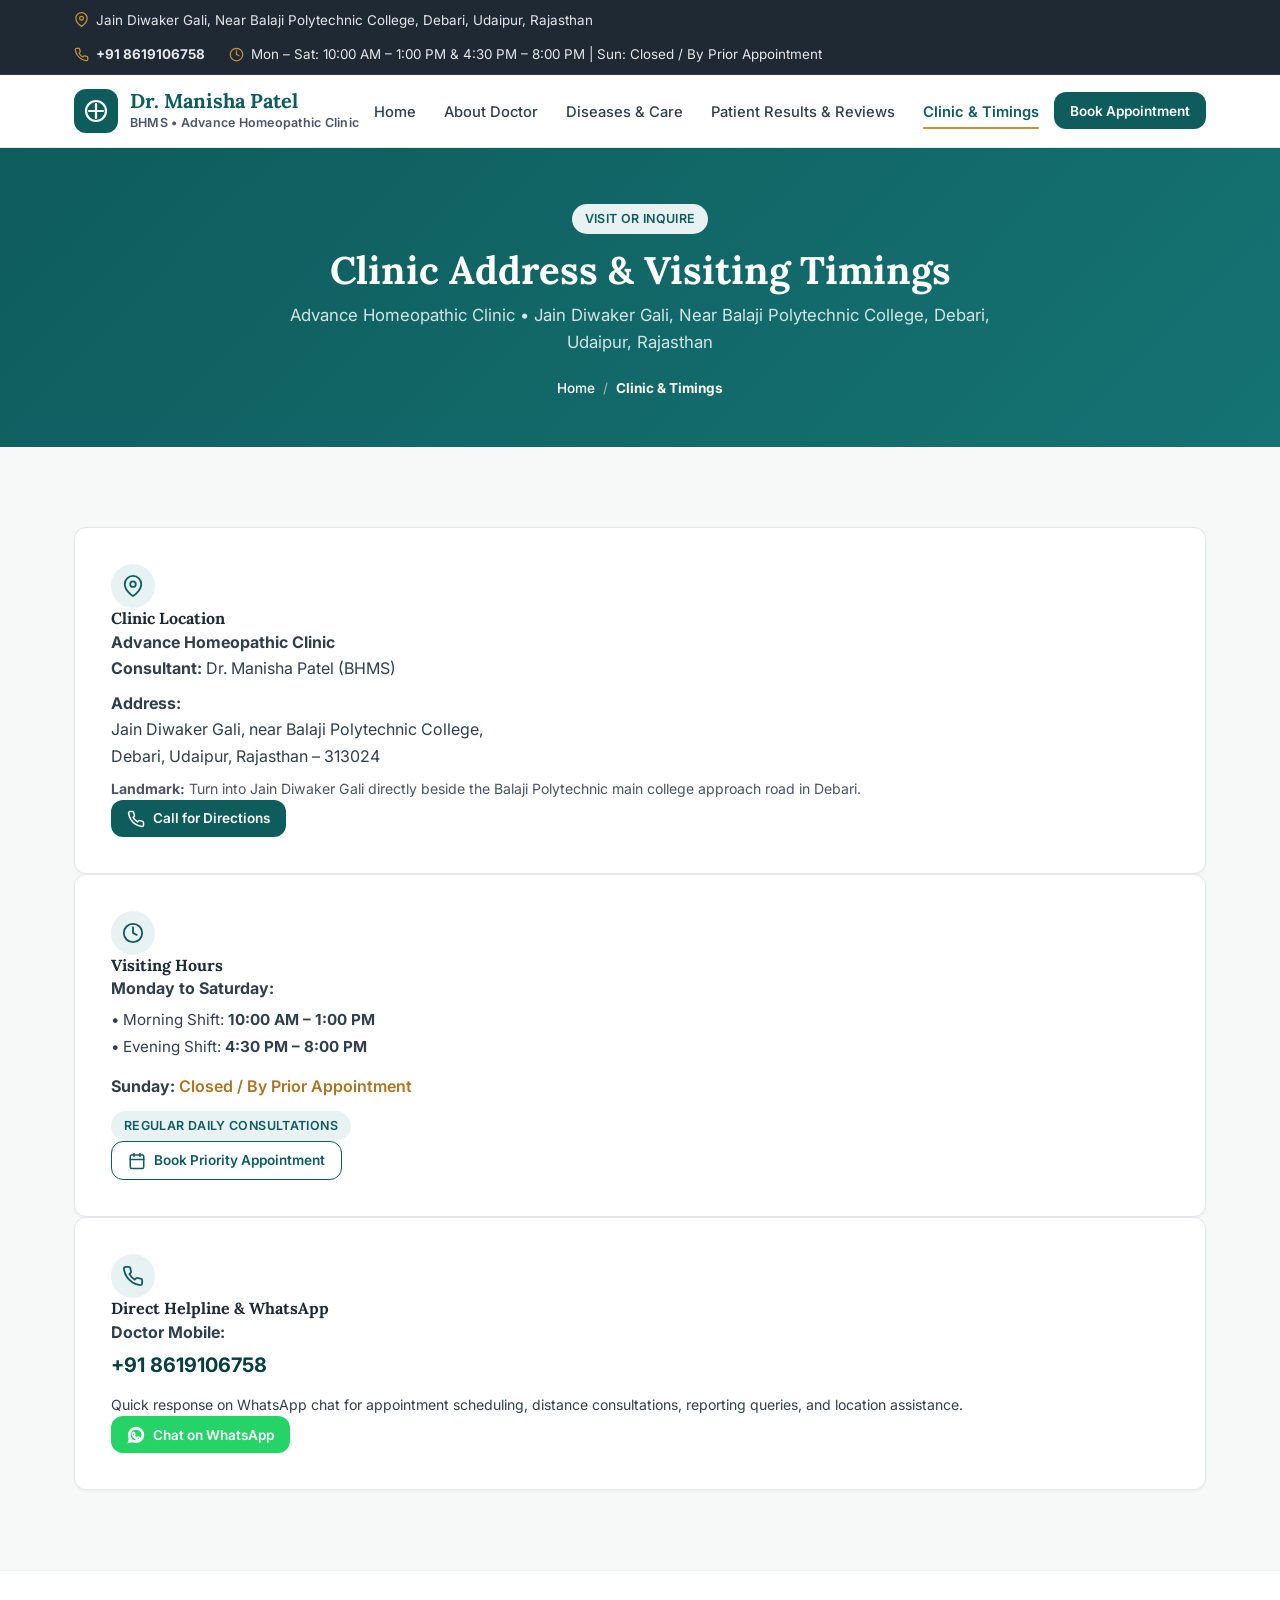
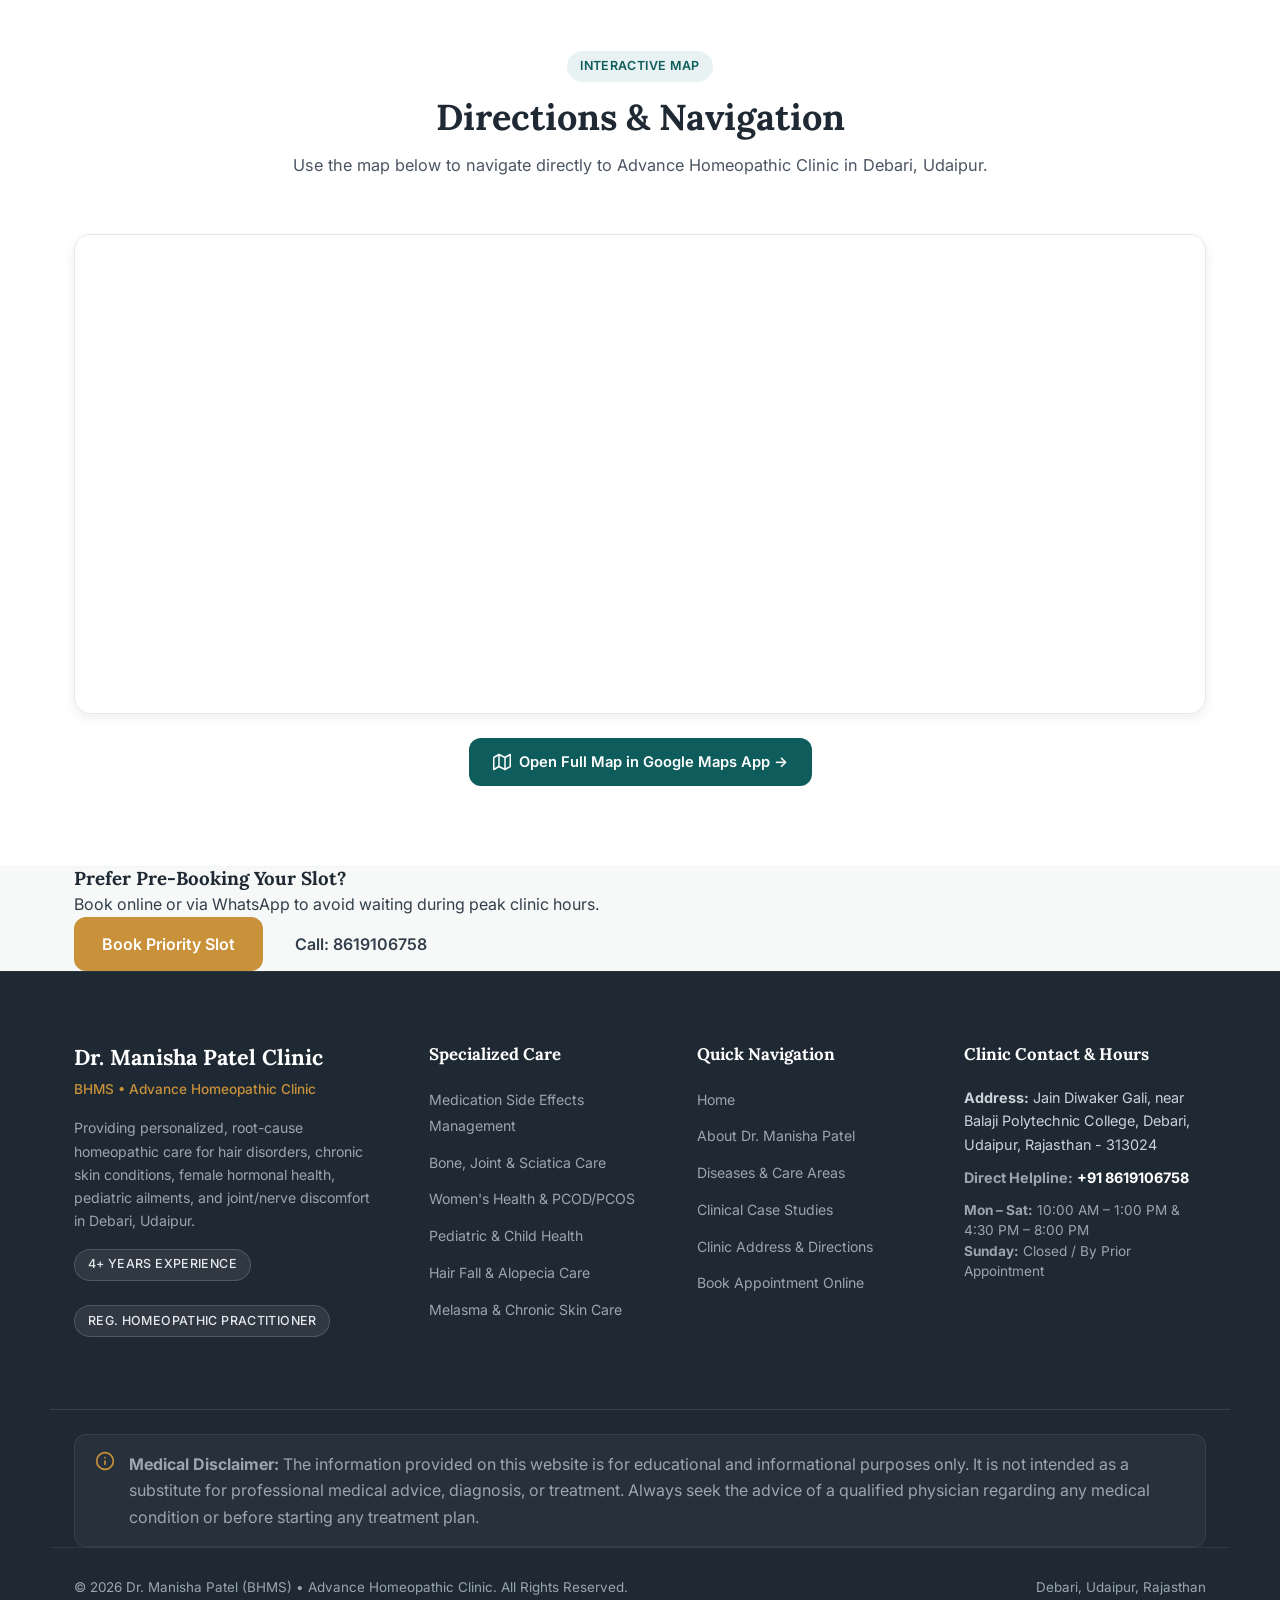
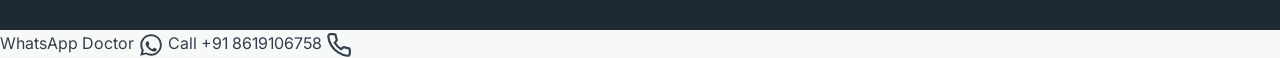
<file: contact.html>
<!DOCTYPE html>
<html lang="en">
<head>
  <meta charset="UTF-8">
  <meta name="viewport" content="width=device-width, initial-scale=1.0">
  <title>Clinic Address & Timings | Dr. Manisha Patel Debari Udaipur</title>
  <meta name="description" content="Advance Homeopathic Clinic address, consultation timings, directions & contact details of Dr. Manisha Patel (BHMS) in Debari, Udaipur. Call +91 8619106758.">
  <link rel="preconnect" href="https://fonts.googleapis.com">
  <link rel="preconnect" href="https://fonts.gstatic.com" crossorigin>
  <link href="https://fonts.googleapis.com/css2?family=Inter:wght@400;500;600;700&family=Lora:ital,wght@0,500;0,600;0,700;1,400&display=swap" rel="stylesheet">
  <link rel="stylesheet" href="assets/css/style.css">
  <script type="application/ld+json">
  {
    "@context": "https://schema.org",
    "@type": "MedicalClinic",
    "name": "Dr. Manisha Patel - Advance Homeopathic Clinic",
    "image": "https://girirajp1009-sys.github.io/Manisha-Patel/assets/images/dr-manisha.jpg",
    "telephone": "+918619106758",
    "address": {
      "@type": "PostalAddress",
      "streetAddress": "Jain Diwaker Gali, near Balaji Polytechnic College",
      "addressLocality": "Debari, Udaipur",
      "addressRegion": "Rajasthan",
      "postalCode": "313024",
      "addressCountry": "IN"
    },
    "geo": {
      "@type": "GeoCoordinates",
      "latitude": 24.603504,
      "longitude": 73.785245
    },
    "openingHoursSpecification": [
      {
        "@type": "OpeningHoursSpecification",
        "dayOfWeek": ["Monday", "Tuesday", "Wednesday", "Thursday", "Friday", "Saturday"],
        "opens": "10:00",
        "closes": "13:00"
      },
      {
        "@type": "OpeningHoursSpecification",
        "dayOfWeek": ["Monday", "Tuesday", "Wednesday", "Thursday", "Friday", "Saturday"],
        "opens": "16:30",
        "closes": "20:00"
      }
    ]
  }
  </script>
</head>
<body>

  <!-- Top Announcement Bar (Standardized Timings) -->
  <aside class="top-bar" aria-label="Clinic Timing and Contact Info">
    <div class="container top-bar-content">
      <div class="top-bar-left">
        <span class="top-bar-item">
          <svg width="20" height="20" viewBox="0 0 24 24" fill="none" stroke="currentColor" stroke-width="2" stroke-linecap="round" stroke-linejoin="round"><path d="M21 10c0 7-9 13-9 13s-9-6-9-13a9 9 0 0 1 18 0z"></path><circle cx="12" cy="10" r="3"></circle></svg>
          <span>Jain Diwaker Gali, Near Balaji Polytechnic College, Debari, Udaipur, Rajasthan</span>
        </span>
      </div>
      <div class="top-bar-right">
        <a href="tel:8619106758" class="top-bar-item">
          <svg width="20" height="20" viewBox="0 0 24 24" fill="none" stroke="currentColor" stroke-width="2" stroke-linecap="round" stroke-linejoin="round"><path d="M22 16.92v3a2 2 0 0 1-2.18 2 19.79 19.79 0 0 1-8.63-3.07 19.5 19.5 0 0 1-6-6 19.79 19.79 0 0 1-3.07-8.67A2 2 0 0 1 4.11 2h3a2 2 0 0 1 2 1.72 12.84 12.84 0 0 0 .7 2.81 2 2 0 0 1-.45 2.11L8.09 9.91a16 16 0 0 0 6 6l1.27-1.27a2 2 0 0 1 2.11-.45 12.84 12.84 0 0 0 2.81.7A2 2 0 0 1 22 16.92z"></path></svg>
          <strong>+91 8619106758</strong>
        </a>
        <span class="top-bar-item">
          <svg width="20" height="20" viewBox="0 0 24 24" fill="none" stroke="currentColor" stroke-width="2" stroke-linecap="round" stroke-linejoin="round"><circle cx="12" cy="12" r="10"></circle><polyline points="12 6 12 12 16 14"></polyline></svg>
          <span>Mon &ndash; Sat: 10:00 AM &ndash; 1:00 PM &amp; 4:30 PM &ndash; 8:00 PM | Sun: Closed / By Prior Appointment</span>
        </span>
      </div>
    </div>
  </aside>
  <!-- Main Navigation Header -->
  <header class="site-header">
    <div class="container nav-container">
      <a href="index.html" class="brand-logo" aria-label="Dr. Manisha Patel Clinic Homepage">
        <div class="brand-icon">
          <svg width="24" height="24" viewBox="0 0 24 24" fill="none" stroke="currentColor" stroke-width="2.2" stroke-linecap="round" stroke-linejoin="round"><path d="M12 5v14M5 12h14"></path><circle cx="12" cy="12" r="10"></circle></svg>
        </div>
        <div class="brand-text">
          <h1>Dr. Manisha Patel</h1>
          <span>BHMS &bull; Advance Homeopathic Clinic</span>
        </div>
      </a>

      <!-- Desktop Nav -->
      <nav aria-label="Main Navigation">
        <ul class="nav-menu" id="navMenu">
          <li><a href="index.html" class="nav-link">Home</a></li>
          <li><a href="about.html" class="nav-link">About Doctor</a></li>
          <li><a href="treatments.html" class="nav-link">Diseases &amp; Care</a></li>
          <li><a href="results.html" class="nav-link">Patient Results &amp; Reviews</a></li>
          <li><a href="contact.html" class="nav-link active">Clinic &amp; Timings</a></li>
        </ul>
      </nav>

      <div class="nav-actions">
        <a href="appointment.html" class="btn btn-primary btn-sm">Book Appointment</a>
        <button class="mobile-toggle" id="mobileToggle" aria-label="Toggle navigation menu">
          <svg width="24" height="24" fill="currentColor" viewBox="0 0 24 24">
            <path d="M3 18h18v-2H3v2zm0-5h18v-2H3v2zm0-7v2h18V6H3z"/>
          </svg>
        </button>
      </div>
    </div>
  </header>

  <!-- Page Banner -->
  <section class="page-banner">
    <div class="container">
      <span class="badge badge-teal" style="margin-bottom: 0.75rem;">Visit Or Inquire</span>
      <h1>Clinic Address &amp; Visiting Timings</h1>
      <p>Advance Homeopathic Clinic &bull; Jain Diwaker Gali, Near Balaji Polytechnic College, Debari, Udaipur, Rajasthan</p>
      <div class="breadcrumb-nav">
        <a href="index.html">Home</a>
        <span>/</span>
        <strong>Clinic &amp; Timings</strong>
      </div>
    </div>
  </section>

  <!-- Clinic Details Cards Section -->
  <section class="section">
    <div class="container">
      <div class="location-cards-row">

        <!-- Clinic Address Card -->
        <div class="location-info-card">
          <div>
            <div class="location-card-icon-title">
              <div class="loc-icon-bubble">
                <svg width="20" height="20" viewBox="0 0 24 24" fill="none" stroke="currentColor" stroke-width="2" stroke-linecap="round" stroke-linejoin="round"><path d="M21 10c0 7-9 13-9 13s-9-6-9-13a9 9 0 0 1 18 0z"></path><circle cx="12" cy="10" r="3"></circle></svg>
              </div>
              <h4>Clinic Location</h4>
            </div>
            <div class="location-card-body">
              <p><strong>Advance Homeopathic Clinic</strong></p>
              <p><strong>Consultant:</strong> Dr. Manisha Patel (BHMS)</p>
              <p style="margin-top: 0.5rem;"><strong>Address:</strong><br>
                Jain Diwaker Gali, near Balaji Polytechnic College,<br>
                Debari, Udaipur, Rajasthan &ndash; 313024
              </p>
              <p style="margin-top: 0.5rem; font-size: 0.88rem; color: var(--muted);">
                <strong>Landmark:</strong> Turn into Jain Diwaker Gali directly beside the Balaji Polytechnic main college approach road in Debari.
              </p>
            </div>
          </div>
          <div class="location-actions-wrap">
            <a href="tel:8619106758" class="btn btn-primary btn-sm">
              <svg width="20" height="20" viewBox="0 0 24 24" fill="none" stroke="currentColor" stroke-width="2" stroke-linecap="round" stroke-linejoin="round"><path d="M22 16.92v3a2 2 0 0 1-2.18 2 19.79 19.79 0 0 1-8.63-3.07 19.5 19.5 0 0 1-6-6 19.79 19.79 0 0 1-3.07-8.67A2 2 0 0 1 4.11 2h3a2 2 0 0 1 2 1.72 12.84 12.84 0 0 0 .7 2.81 2 2 0 0 1-.45 2.11L8.09 9.91a16 16 0 0 0 6 6l1.27-1.27a2 2 0 0 1 2.11-.45 12.84 12.84 0 0 0 2.81.7A2 2 0 0 1 22 16.92z"></path></svg>
              <span>Call for Directions</span>
            </a>
          </div>
        </div>

        <!-- Consultation Timings Card -->
        <div class="location-info-card">
          <div>
            <div class="location-card-icon-title">
              <div class="loc-icon-bubble">
                <svg width="20" height="20" viewBox="0 0 24 24" fill="none" stroke="currentColor" stroke-width="2" stroke-linecap="round" stroke-linejoin="round"><circle cx="12" cy="12" r="10"></circle><polyline points="12 6 12 12 16 14"></polyline></svg>
              </div>
              <h4>Visiting Hours</h4>
            </div>
            <div class="location-card-body">
              <p><strong>Monday to Saturday:</strong></p>
              <ul style="list-style: none; padding: 0; margin: 0.25rem 0 0.75rem; font-size: 0.95rem; line-height: 1.8;">
                <li>&bull; Morning Shift: <strong>10:00 AM &ndash; 1:00 PM</strong></li>
                <li>&bull; Evening Shift: <strong>4:30 PM &ndash; 8:00 PM</strong></li>
              </ul>
              <p style="margin-top: 0.5rem;">
                <strong>Sunday:</strong> <span style="color: var(--accent-dark); font-weight: 600;">Closed / By Prior Appointment</span>
              </p>
              <div style="margin-top: 0.75rem;">
                <span class="badge badge-teal" style="font-size: 0.78rem;">Regular Daily Consultations</span>
              </div>
            </div>
          </div>
          <div class="location-actions-wrap">
            <a href="appointment.html" class="btn btn-outline btn-sm">
              <svg width="20" height="20" viewBox="0 0 24 24" fill="none" stroke="currentColor" stroke-width="2" stroke-linecap="round" stroke-linejoin="round"><rect x="3" y="4" width="18" height="18" rx="2" ry="2"></rect><line x1="16" y1="2" x2="16" y2="6"></line><line x1="8" y1="2" x2="8" y2="6"></line><line x1="3" y1="10" x2="21" y2="10"></line></svg>
              <span>Book Priority Appointment</span>
            </a>
          </div>
        </div>

        <!-- Doctor Contact & WhatsApp Card -->
        <div class="location-info-card">
          <div>
            <div class="location-card-icon-title">
              <div class="loc-icon-bubble">
                <svg width="20" height="20" viewBox="0 0 24 24" fill="none" stroke="currentColor" stroke-width="2" stroke-linecap="round" stroke-linejoin="round"><path d="M22 16.92v3a2 2 0 0 1-2.18 2 19.79 19.79 0 0 1-8.63-3.07 19.5 19.5 0 0 1-6-6 19.79 19.79 0 0 1-3.07-8.67A2 2 0 0 1 4.11 2h3a2 2 0 0 1 2 1.72 12.84 12.84 0 0 0 .7 2.81 2 2 0 0 1-.45 2.11L8.09 9.91a16 16 0 0 0 6 6l1.27-1.27a2 2 0 0 1 2.11-.45 12.84 12.84 0 0 0 2.81.7A2 2 0 0 1 22 16.92z"></path></svg>
              </div>
              <h4>Direct Helpline &amp; WhatsApp</h4>
            </div>
            <div class="location-card-body">
              <p><strong>Doctor Mobile:</strong></p>
              <p style="font-size: 1.25rem; font-weight: 700; color: var(--primary-dark); margin: 0.25rem 0 0.75rem;">
                <a href="tel:8619106758">+91 8619106758</a>
              </p>
              <p style="font-size: 0.88rem; color: var(--slate); line-height: 1.6;">
                Quick response on WhatsApp chat for appointment scheduling, distance consultations, reporting queries, and location assistance.
              </p>
            </div>
          </div>
          <div class="location-actions-wrap">
            <a href="https://wa.me/918619106758?text=Hello%20Dr.%20Manisha%20Patel,%20I%20would%20like%20to%20consult%20at%20your%20Debari%20Clinic." target="_blank" rel="noopener noreferrer" class="btn btn-whatsapp btn-sm">
              <svg width="20" height="20" viewBox="0 0 24 24" fill="currentColor"><path d="M12.04 2c-5.46 0-9.91 4.45-9.91 9.91 0 1.75.46 3.45 1.32 4.95L2.05 22l5.25-1.38c1.45.79 3.08 1.21 4.74 1.21 5.46 0 9.91-4.45 9.91-9.91 0-2.65-1.03-5.14-2.9-7.01A9.816 9.816 0 0 0 12.04 2m.01 1.67c2.2 0 4.26.86 5.82 2.42a8.225 8.225 0 0 1 2.41 5.83c0 4.54-3.7 8.24-8.24 8.24-1.43 0-2.82-.37-4.04-1.08l-.29-.17-3.12.82.83-3.04-.19-.3a8.21 8.21 0 0 1-1.26-4.46c0-4.54 3.7-8.24 8.24-8.24m4.52 11.66c-.25-.13-1.47-.72-1.7-.81-.23-.08-.39-.13-.56.13-.17.25-.64.81-.79.97-.14.17-.29.19-.54.06-.25-.13-1.06-.39-2.02-1.25-.75-.67-1.26-1.5-1.41-1.75-.14-.25-.02-.39.11-.51.11-.11.25-.29.38-.44.13-.14.17-.25.25-.42.08-.17.04-.31-.02-.44-.06-.13-.56-1.35-.77-1.85-.2-.49-.41-.42-.56-.43h-.48c-.17 0-.44.06-.67.31-.23.25-.88.86-.88 2.1s.9 2.44 1.03 2.61c.13.17 1.77 2.7 4.29 3.79.6.26 1.07.41 1.44.53.6.19 1.15.16 1.58.1.48-.07 1.47-.6 1.68-1.18.21-.58.21-1.07.15-1.18-.07-.11-.23-.17-.48-.3z"/></svg>
              <span>Chat on WhatsApp</span>
            </a>
          </div>
        </div>

      </div>
    </div>
  </section>

  <!-- Google Map & Directions Embed Section -->
  <section class="section section-bg">
    <div class="container">
      <div class="section-header">
        <span class="badge badge-teal">Interactive Map</span>
        <h2 class="section-title">Directions &amp; Navigation</h2>
        <p class="section-subtitle">Use the map below to navigate directly to Advance Homeopathic Clinic in Debari, Udaipur.</p>
      </div>

      <div class="google-map-container" style="height: 480px; box-shadow: var(--shadow-md); border-radius: var(--radius-lg); overflow: hidden; border: 1px solid var(--border);">
        <iframe 
          src="https://www.google.com/maps/embed?pb=!1m18!1m12!1m3!1d3627.568212130541!2d73.7852445!3d24.6035043!2m3!1f0!2f0!3f0!3m2!1i1024!2i768!4f13.1!3m3!1m2!1s0x3967e5bb68c5665f%3A0xb36efae7483d4bb5!2sBalaji%20Polytechnic%20College!5e0!3m2!1sen!2sin!4v1700000000000!5m2!1sen!2sin" 
          width="100%" 
          height="100%" 
          style="border:0;" 
          allowfullscreen="" 
          loading="lazy" 
          referrerpolicy="no-referrer-when-downgrade"
          title="Google Map Directions to Advance Homeopathic Clinic Debari Udaipur">
        </iframe>
      </div>

      <div style="text-align: center; margin-top: 1.5rem;">
        <a href="https://maps.google.com/?q=Balaji+Polytechnic+College+Debari+Udaipur" target="_blank" rel="noopener noreferrer" class="btn btn-primary">
          <svg width="20" height="20" viewBox="0 0 24 24" fill="none" stroke="currentColor" stroke-width="2" stroke-linecap="round" stroke-linejoin="round"><polygon points="1 6 1 22 8 18 16 22 23 18 23 2 16 6 8 2 1 6"></polygon><line x1="8" y1="2" x2="8" y2="18"></line><line x1="16" y1="6" x2="16" y2="22"></line></svg>
          <span>Open Full Map in Google Maps App &rarr;</span>
        </a>
      </div>
    </div>
  </section>

  <!-- CTA Appointment Strip -->
  <section class="cta-strip">
    <div class="container cta-strip-inner">
      <div class="cta-strip-text">
        <h3>Prefer Pre-Booking Your Slot?</h3>
        <p>Book online or via WhatsApp to avoid waiting during peak clinic hours.</p>
      </div>
      <div class="cta-strip-actions">
        <a href="appointment.html" class="btn btn-accent btn-lg">Book Priority Slot</a>
        <a href="tel:8619106758" class="btn btn-white btn-lg">Call: 8619106758</a>
      </div>
    </div>
  </section>

  <!-- Site Footer -->
  <footer class="site-footer">
    <div class="container footer-grid">
      <!-- Col 1 -->
      <div class="footer-brand">
        <h3>Dr. Manisha Patel Clinic</h3>
        <span>BHMS &bull; Advance Homeopathic Clinic</span>
        <p>Providing personalized, root-cause homeopathic care for hair disorders, chronic skin conditions, female hormonal health, pediatric ailments, and joint/nerve discomfort in Debari, Udaipur.</p>
        <div class="footer-badges" style="margin-top: 1rem; display: flex; gap: 0.5rem; flex-wrap: wrap;">
          <span class="badge badge-teal" style="background: rgba(255,255,255,0.08); color: #E4E7EB; border: 1px solid rgba(255,255,255,0.15); font-size: 0.78rem;">4+ Years Experience</span>
          <span class="badge badge-teal" style="background: rgba(255,255,255,0.08); color: #E4E7EB; border: 1px solid rgba(255,255,255,0.15); font-size: 0.78rem;">Reg. Homeopathic Practitioner</span>
        </div>
      </div>

      <!-- Col 2 -->
      <div class="footer-col">
        <h4>Specialized Care</h4>
        <ul class="footer-links">
          <li><a href="treatments.html">Medication Side Effects Management</a></li>
          <li><a href="treatments.html">Bone, Joint &amp; Sciatica Care</a></li>
          <li><a href="treatments.html">Women's Health &amp; PCOD/PCOS</a></li>
          <li><a href="treatments.html">Pediatric &amp; Child Health</a></li>
          <li><a href="treatments.html">Hair Fall &amp; Alopecia Care</a></li>
          <li><a href="treatments.html">Melasma &amp; Chronic Skin Care</a></li>
        </ul>
      </div>

      <!-- Col 3 -->
      <div class="footer-col">
        <h4>Quick Navigation</h4>
        <ul class="footer-links">
          <li><a href="index.html">Home</a></li>
          <li><a href="about.html">About Dr. Manisha Patel</a></li>
          <li><a href="treatments.html">Diseases &amp; Care Areas</a></li>
          <li><a href="results.html">Clinical Case Studies</a></li>
          <li><a href="contact.html">Clinic Address &amp; Directions</a></li>
          <li><a href="appointment.html">Book Appointment Online</a></li>
        </ul>
      </div>

      <!-- Col 4 -->
      <div class="footer-col">
        <h4>Clinic Contact &amp; Hours</h4>
        <p style="font-size: 0.9rem; margin-bottom: 0.6rem; color: #CBD2D9;">
          <strong>Address:</strong> Jain Diwaker Gali, near Balaji Polytechnic College, Debari, Udaipur, Rajasthan - 313024
        </p>
        <p style="font-size: 0.9rem; margin-bottom: 0.6rem;">
          <strong>Direct Helpline:</strong> <a href="tel:8619106758" style="color: #FFFFFF; font-weight: 700;">+91 8619106758</a>
        </p>
        <p style="font-size: 0.85rem; color: #9AA5B1; line-height: 1.5;">
          <strong>Mon &ndash; Sat:</strong> 10:00 AM &ndash; 1:00 PM &amp; 4:30 PM &ndash; 8:00 PM<br>
          <strong>Sunday:</strong> Closed / By Prior Appointment
        </p>
      </div>
    </div>

    <!-- Mandatory Medical Disclaimer Strip (Clean Professional English) -->
    <div class="container footer-disclaimer-wrap">
      <div class="footer-disclaimer">
        <svg width="20" height="20" viewBox="0 0 24 24" fill="none" stroke="currentColor" stroke-width="2" stroke-linecap="round" stroke-linejoin="round"><circle cx="12" cy="12" r="10"></circle><line x1="12" y1="16" x2="12" y2="12"></line><line x1="12" y1="8" x2="12.01" y2="8"></line></svg>
        <p><strong>Medical Disclaimer:</strong> The information provided on this website is for educational and informational purposes only. It is not intended as a substitute for professional medical advice, diagnosis, or treatment. Always seek the advice of a qualified physician regarding any medical condition or before starting any treatment plan.</p>
      </div>
    </div>

    <div class="container footer-bottom">
      <p>&copy; 2026 Dr. Manisha Patel (BHMS) &bull; Advance Homeopathic Clinic. All Rights Reserved.</p>
      <p>Debari, Udaipur, Rajasthan</p>
    </div>
  </footer>

  <!-- Floating Desktop Action Buttons -->
  <div class="floating-actions">
    <a href="https://wa.me/918619106758?text=Hello%20Dr.%20Manisha%20Patel,%20I%20would%20like%20to%20consult%20at%20your%20Debari%20Clinic." target="_blank" rel="noopener noreferrer" class="float-btn whatsapp-float" aria-label="Chat on WhatsApp">
      <span class="float-tooltip">WhatsApp Doctor</span>
      <svg width="20" height="20" viewBox="0 0 24 24" fill="currentColor"><path d="M12.04 2c-5.46 0-9.91 4.45-9.91 9.91 0 1.75.46 3.45 1.32 4.95L2.05 22l5.25-1.38c1.45.79 3.08 1.21 4.74 1.21 5.46 0 9.91-4.45 9.91-9.91 0-2.65-1.03-5.14-2.9-7.01A9.816 9.816 0 0 0 12.04 2m.01 1.67c2.2 0 4.26.86 5.82 2.42a8.225 8.225 0 0 1 2.41 5.83c0 4.54-3.7 8.24-8.24 8.24-1.43 0-2.82-.37-4.04-1.08l-.29-.17-3.12.82.83-3.04-.19-.3a8.21 8.21 0 0 1-1.26-4.46c0-4.54 3.7-8.24 8.24-8.24m4.52 11.66c-.25-.13-1.47-.72-1.7-.81-.23-.08-.39-.13-.56.13-.17.25-.64.81-.79.97-.14.17-.29.19-.54.06-.25-.13-1.06-.39-2.02-1.25-.75-.67-1.26-1.5-1.41-1.75-.14-.25-.02-.39.11-.51.11-.11.25-.29.38-.44.13-.14.17-.25.25-.42.08-.17.04-.31-.02-.44-.06-.13-.56-1.35-.77-1.85-.2-.49-.41-.42-.56-.43h-.48c-.17 0-.44.06-.67.31-.23.25-.88.86-.88 2.1s.9 2.44 1.03 2.61c.13.17 1.77 2.7 4.29 3.79.6.26 1.07.41 1.44.53.6.19 1.15.16 1.58.1.48-.07 1.47-.6 1.68-1.18.21-.58.21-1.07.15-1.18-.07-.11-.23-.17-.48-.3z"/></svg>
    </a>
    <a href="tel:8619106758" class="float-btn call-float" aria-label="Call Clinic">
      <span class="float-tooltip">Call +91 8619106758</span>
      <svg width="20" height="20" viewBox="0 0 24 24" fill="none" stroke="currentColor" stroke-width="2" stroke-linecap="round" stroke-linejoin="round"><path d="M22 16.92v3a2 2 0 0 1-2.18 2 19.79 19.79 0 0 1-8.63-3.07 19.5 19.5 0 0 1-6-6 19.79 19.79 0 0 1-3.07-8.67A2 2 0 0 1 4.11 2h3a2 2 0 0 1 2 1.72 12.84 12.84 0 0 0 .7 2.81 2 2 0 0 1-.45 2.11L8.09 9.91a16 16 0 0 0 6 6l1.27-1.27a2 2 0 0 1 2.11-.45 12.84 12.84 0 0 0 2.81.7A2 2 0 0 1 22 16.92z"></path></svg>
    </a>
  </div>

  <!-- Mobile Sticky Bottom Action Bar -->
  <div class="mobile-sticky-bar" aria-label="Quick Action Bar">
    <a href="tel:8619106758" class="sticky-bar-item" aria-label="Call Doctor">
      <svg width="20" height="20" viewBox="0 0 24 24" fill="none" stroke="currentColor" stroke-width="2" stroke-linecap="round" stroke-linejoin="round"><path d="M22 16.92v3a2 2 0 0 1-2.18 2 19.79 19.79 0 0 1-8.63-3.07 19.5 19.5 0 0 1-6-6 19.79 19.79 0 0 1-3.07-8.67A2 2 0 0 1 4.11 2h3a2 2 0 0 1 2 1.72 12.84 12.84 0 0 0 .7 2.81 2 2 0 0 1-.45 2.11L8.09 9.91a16 16 0 0 0 6 6l1.27-1.27a2 2 0 0 1 2.11-.45 12.84 12.84 0 0 0 2.81.7A2 2 0 0 1 22 16.92z"></path></svg>
      <span>Call Now</span>
    </a>
    <a href="https://wa.me/918619106758?text=Hello%20Dr.%20Manisha%20Patel,%20I%20would%20like%20to%20consult%20at%20your%20Debari%20Clinic." target="_blank" rel="noopener noreferrer" class="sticky-bar-item whatsapp" aria-label="WhatsApp Doctor">
      <svg width="20" height="20" viewBox="0 0 24 24" fill="currentColor"><path d="M12.04 2c-5.46 0-9.91 4.45-9.91 9.91 0 1.75.46 3.45 1.32 4.95L2.05 22l5.25-1.38c1.45.79 3.08 1.21 4.74 1.21 5.46 0 9.91-4.45 9.91-9.91 0-2.65-1.03-5.14-2.9-7.01A9.816 9.816 0 0 0 12.04 2m.01 1.67c2.2 0 4.26.86 5.82 2.42a8.225 8.225 0 0 1 2.41 5.83c0 4.54-3.7 8.24-8.24 8.24-1.43 0-2.82-.37-4.04-1.08l-.29-.17-3.12.82.83-3.04-.19-.3a8.21 8.21 0 0 1-1.26-4.46c0-4.54 3.7-8.24 8.24-8.24m4.52 11.66c-.25-.13-1.47-.72-1.7-.81-.23-.08-.39-.13-.56.13-.17.25-.64.81-.79.97-.14.17-.29.19-.54.06-.25-.13-1.06-.39-2.02-1.25-.75-.67-1.26-1.5-1.41-1.75-.14-.25-.02-.39.11-.51.11-.11.25-.29.38-.44.13-.14.17-.25.25-.42.08-.17.04-.31-.02-.44-.06-.13-.56-1.35-.77-1.85-.2-.49-.41-.42-.56-.43h-.48c-.17 0-.44.06-.67.31-.23.25-.88.86-.88 2.1s.9 2.44 1.03 2.61c.13.17 1.77 2.7 4.29 3.79.6.26 1.07.41 1.44.53.6.19 1.15.16 1.58.1.48-.07 1.47-.6 1.68-1.18.21-.58.21-1.07.15-1.18-.07-.11-.23-.17-.48-.3z"/></svg>
      <span>WhatsApp</span>
    </a>
    <a href="appointment.html" class="sticky-bar-item appointment" aria-label="Book Appointment">
      <svg width="20" height="20" viewBox="0 0 24 24" fill="none" stroke="currentColor" stroke-width="2" stroke-linecap="round" stroke-linejoin="round"><rect x="3" y="4" width="18" height="18" rx="2" ry="2"></rect><line x1="16" y1="2" x2="16" y2="6"></line><line x1="8" y1="2" x2="8" y2="6"></line><line x1="3" y1="10" x2="21" y2="10"></line></svg>
      <span>Book Slot</span>
    </a>
  </div>

  <script src="assets/js/main.js"></script>
</body>
</html>
</file>
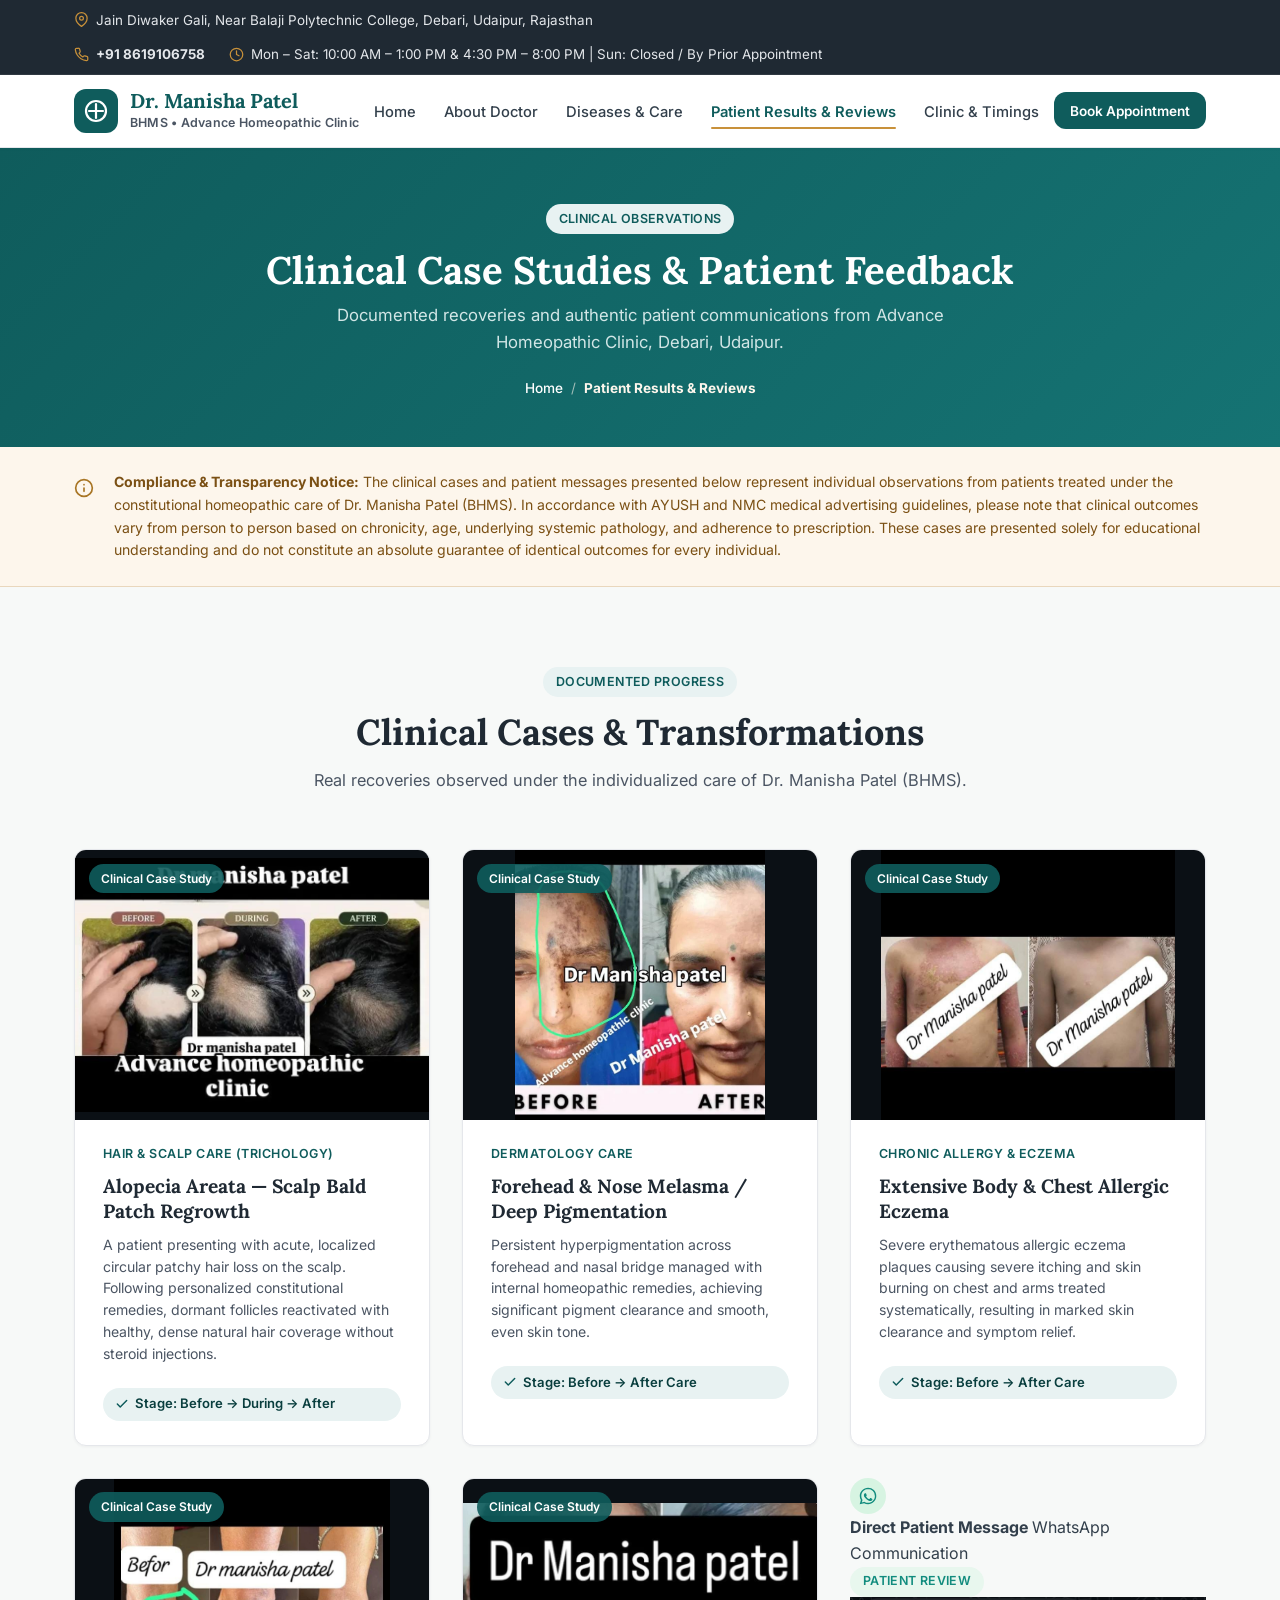
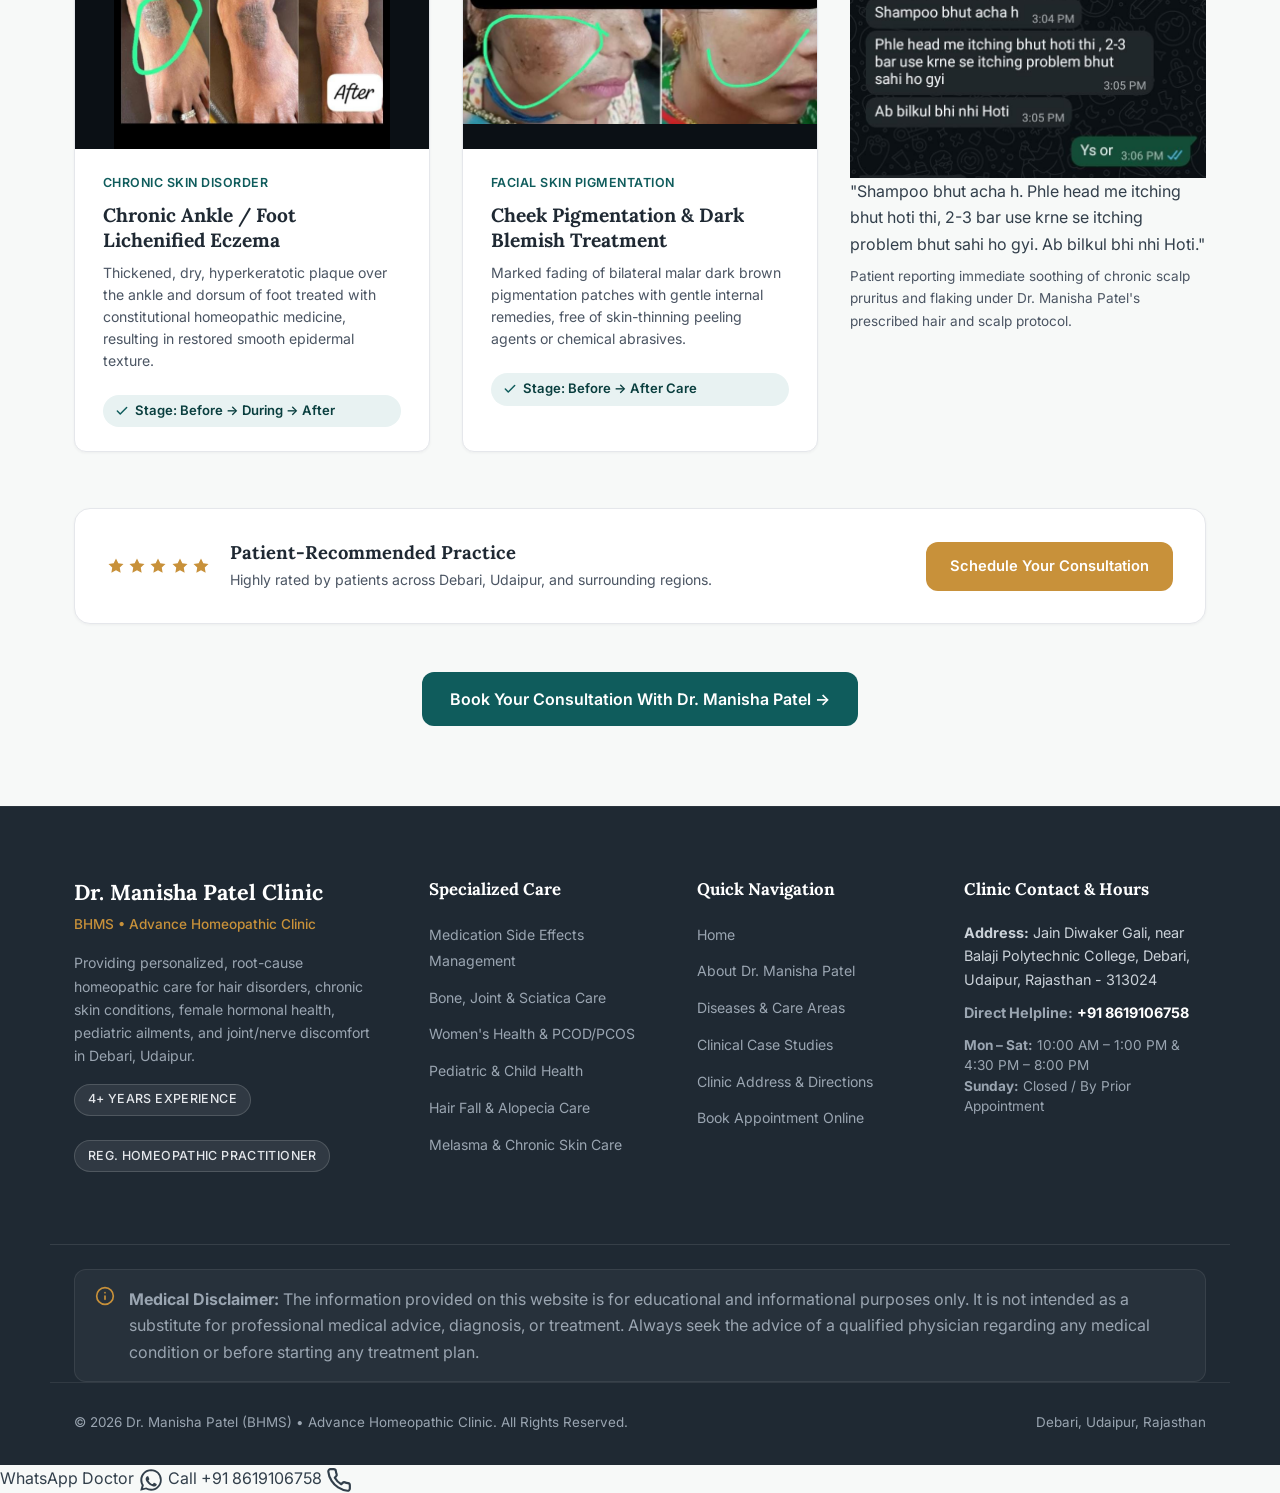
<file: results.html>
<!DOCTYPE html>
<html lang="en">
<head>
  <meta charset="UTF-8">
  <meta name="viewport" content="width=device-width, initial-scale=1.0">
  <title>Clinical Case Studies & Patient Reviews | Dr. Manisha Patel Clinic</title>
  <meta name="description" content="Documented clinical observations and patient feedback under the care of Dr. Manisha Patel (BHMS) at Advance Homeopathic Clinic, Debari, Udaipur.">
  <link rel="preconnect" href="https://fonts.googleapis.com">
  <link rel="preconnect" href="https://fonts.gstatic.com" crossorigin>
  <link href="https://fonts.googleapis.com/css2?family=Inter:wght@400;500;600;700&family=Lora:ital,wght@0,500;0,600;0,700;1,400&display=swap" rel="stylesheet">
  <link rel="stylesheet" href="assets/css/style.css">

</head>
<body>

  <!-- Top Announcement Bar (Standardized Timings) -->
  <aside class="top-bar" aria-label="Clinic Timing and Contact Info">
    <div class="container top-bar-content">
      <div class="top-bar-left">
        <span class="top-bar-item">
          <svg width="20" height="20" viewBox="0 0 24 24" fill="none" stroke="currentColor" stroke-width="2" stroke-linecap="round" stroke-linejoin="round"><path d="M21 10c0 7-9 13-9 13s-9-6-9-13a9 9 0 0 1 18 0z"></path><circle cx="12" cy="10" r="3"></circle></svg>
          <span>Jain Diwaker Gali, Near Balaji Polytechnic College, Debari, Udaipur, Rajasthan</span>
        </span>
      </div>
      <div class="top-bar-right">
        <a href="tel:8619106758" class="top-bar-item">
          <svg width="20" height="20" viewBox="0 0 24 24" fill="none" stroke="currentColor" stroke-width="2" stroke-linecap="round" stroke-linejoin="round"><path d="M22 16.92v3a2 2 0 0 1-2.18 2 19.79 19.79 0 0 1-8.63-3.07 19.5 19.5 0 0 1-6-6 19.79 19.79 0 0 1-3.07-8.67A2 2 0 0 1 4.11 2h3a2 2 0 0 1 2 1.72 12.84 12.84 0 0 0 .7 2.81 2 2 0 0 1-.45 2.11L8.09 9.91a16 16 0 0 0 6 6l1.27-1.27a2 2 0 0 1 2.11-.45 12.84 12.84 0 0 0 2.81.7A2 2 0 0 1 22 16.92z"></path></svg>
          <strong>+91 8619106758</strong>
        </a>
        <span class="top-bar-item">
          <svg width="20" height="20" viewBox="0 0 24 24" fill="none" stroke="currentColor" stroke-width="2" stroke-linecap="round" stroke-linejoin="round"><circle cx="12" cy="12" r="10"></circle><polyline points="12 6 12 12 16 14"></polyline></svg>
          <span>Mon &ndash; Sat: 10:00 AM &ndash; 1:00 PM &amp; 4:30 PM &ndash; 8:00 PM | Sun: Closed / By Prior Appointment</span>
        </span>
      </div>
    </div>
  </aside>
  <!-- Main Navigation Header -->
  <header class="site-header">
    <div class="container nav-container">
      <a href="index.html" class="brand-logo" aria-label="Dr. Manisha Patel Clinic Homepage">
        <div class="brand-icon">
          <svg width="24" height="24" viewBox="0 0 24 24" fill="none" stroke="currentColor" stroke-width="2.2" stroke-linecap="round" stroke-linejoin="round"><path d="M12 5v14M5 12h14"></path><circle cx="12" cy="12" r="10"></circle></svg>
        </div>
        <div class="brand-text">
          <h1>Dr. Manisha Patel</h1>
          <span>BHMS &bull; Advance Homeopathic Clinic</span>
        </div>
      </a>

      <!-- Desktop Nav -->
      <nav aria-label="Main Navigation">
        <ul class="nav-menu" id="navMenu">
          <li><a href="index.html" class="nav-link">Home</a></li>
          <li><a href="about.html" class="nav-link">About Doctor</a></li>
          <li><a href="treatments.html" class="nav-link">Diseases &amp; Care</a></li>
          <li><a href="results.html" class="nav-link active">Patient Results &amp; Reviews</a></li>
          <li><a href="contact.html" class="nav-link">Clinic &amp; Timings</a></li>
        </ul>
      </nav>

      <div class="nav-actions">
        <a href="appointment.html" class="btn btn-primary btn-sm">Book Appointment</a>
        <button class="mobile-toggle" id="mobileToggle" aria-label="Toggle navigation menu">
          <svg width="24" height="24" fill="currentColor" viewBox="0 0 24 24">
            <path d="M3 18h18v-2H3v2zm0-5h18v-2H3v2zm0-7v2h18V6H3z"/>
          </svg>
        </button>
      </div>
    </div>
  </header>

  <!-- Page Banner -->
  <section class="page-banner">
    <div class="container">
      <span class="badge badge-teal" style="margin-bottom: 0.75rem;">Clinical Observations</span>
      <h1>Clinical Case Studies &amp; Patient Feedback</h1>
      <p>Documented recoveries and authentic patient communications from Advance Homeopathic Clinic, Debari, Udaipur.</p>
      <div class="breadcrumb-nav">
        <a href="index.html">Home</a>
        <span>/</span>
        <strong>Patient Results &amp; Reviews</strong>
      </div>
    </div>
  </section>

  <!-- Legal Disclaimer Callout (Clean Professional English) -->
  <section style="background: #FDF6EC; border-bottom: 1px solid #E9D7BD; padding: 1.5rem 0;">
    <div class="container">
      <div style="display: flex; gap: 1rem; align-items: flex-start;">
        <div style="color: var(--accent-dark); width: 24px; height: 24px; flex-shrink: 0; margin-top: 2px;">
          <svg width="20" height="20" viewBox="0 0 24 24" fill="none" stroke="currentColor" stroke-width="2" stroke-linecap="round" stroke-linejoin="round"><circle cx="12" cy="12" r="10"></circle><line x1="12" y1="16" x2="12" y2="12"></line><line x1="12" y1="8" x2="12.01" y2="8"></line></svg>
        </div>
        <div style="font-size: 0.88rem; color: #7B5014; line-height: 1.6;">
          <strong>Compliance &amp; Transparency Notice:</strong> The clinical cases and patient messages presented below represent individual observations from patients treated under the constitutional homeopathic care of Dr. Manisha Patel (BHMS). In accordance with AYUSH and NMC medical advertising guidelines, please note that clinical outcomes vary from person to person based on chronicity, age, underlying systemic pathology, and adherence to prescription. These cases are presented solely for educational understanding and do not constitute an absolute guarantee of identical outcomes for every individual.
        </div>
      </div>
    </div>
  </section>

  <!-- Results Showcase Section -->
  <section class="section">
    <div class="container">
      <div class="section-header">
        <span class="badge badge-teal">Documented Progress</span>
        <h2 class="section-title">Clinical Cases &amp; Transformations</h2>
        <p class="section-subtitle">Real recoveries observed under the individualized care of Dr. Manisha Patel (BHMS).</p>
      </div>

      <div class="results-grid">

        <!-- Case 1: Alopecia Areata -->
        <div class="result-card">
          <div class="result-image-holder">
            <img src="assets/images/case_alopecia_scalp.jpg" alt="Alopecia Areata Hair Regrowth Case Study - Dr. Manisha Patel">
            <span class="result-badge-tag verified">Clinical Case Study</span>
          </div>
          <div class="result-card-body">
            <span class="result-category-label">Hair &amp; Scalp Care (Trichology)</span>
            <h4>Alopecia Areata &mdash; Scalp Bald Patch Regrowth</h4>
            <p>A patient presenting with acute, localized circular patchy hair loss on the scalp. Following personalized constitutional remedies, dormant follicles reactivated with healthy, dense natural hair coverage without steroid injections.</p>
            <div class="result-stage-badge">
              <svg width="18" height="18" viewBox="0 0 24 24" fill="none" stroke="currentColor" stroke-width="2.5" stroke-linecap="round" stroke-linejoin="round"><polyline points="20 6 9 17 4 12"></polyline></svg>
              <span>Stage: Before &rarr; During &rarr; After</span>
            </div>
          </div>
        </div>

        <!-- Case 2: Severe Melasma on Face -->
        <div class="result-card">
          <div class="result-image-holder">
            <img src="assets/images/case_melasma_face.jpg" alt="Facial Melasma Pigmentation Case Study - Dr. Manisha Patel">
            <span class="result-badge-tag verified">Clinical Case Study</span>
          </div>
          <div class="result-card-body">
            <span class="result-category-label">Dermatology Care</span>
            <h4>Forehead &amp; Nose Melasma / Deep Pigmentation</h4>
            <p>Persistent hyperpigmentation across forehead and nasal bridge managed with internal homeopathic remedies, achieving significant pigment clearance and smooth, even skin tone.</p>
            <div class="result-stage-badge">
              <svg width="18" height="18" viewBox="0 0 24 24" fill="none" stroke="currentColor" stroke-width="2.5" stroke-linecap="round" stroke-linejoin="round"><polyline points="20 6 9 17 4 12"></polyline></svg>
              <span>Stage: Before &rarr; After Care</span>
            </div>
          </div>
        </div>

        <!-- Case 3: Chest & Arm Eczema -->
        <div class="result-card">
          <div class="result-image-holder">
            <img src="assets/images/case_chest_eczema.jpg" alt="Chest & Body Eczema Case Study - Dr. Manisha Patel">
            <span class="result-badge-tag verified">Clinical Case Study</span>
          </div>
          <div class="result-card-body">
            <span class="result-category-label">Chronic Allergy &amp; Eczema</span>
            <h4>Extensive Body &amp; Chest Allergic Eczema</h4>
            <p>Severe erythematous allergic eczema plaques causing severe itching and skin burning on chest and arms treated systematically, resulting in marked skin clearance and symptom relief.</p>
            <div class="result-stage-badge">
              <svg width="18" height="18" viewBox="0 0 24 24" fill="none" stroke="currentColor" stroke-width="2.5" stroke-linecap="round" stroke-linejoin="round"><polyline points="20 6 9 17 4 12"></polyline></svg>
              <span>Stage: Before &rarr; After Care</span>
            </div>
          </div>
        </div>

        <!-- Case 4: Foot & Ankle Eczema -->
        <div class="result-card">
          <div class="result-image-holder">
            <img src="assets/images/case_foot_eczema.jpg" alt="Foot Eczema Case Study - Dr. Manisha Patel">
            <span class="result-badge-tag verified">Clinical Case Study</span>
          </div>
          <div class="result-card-body">
            <span class="result-category-label">Chronic Skin Disorder</span>
            <h4>Chronic Ankle / Foot Lichenified Eczema</h4>
            <p>Thickened, dry, hyperkeratotic plaque over the ankle and dorsum of foot treated with constitutional homeopathic medicine, resulting in restored smooth epidermal texture.</p>
            <div class="result-stage-badge">
              <svg width="18" height="18" viewBox="0 0 24 24" fill="none" stroke="currentColor" stroke-width="2.5" stroke-linecap="round" stroke-linejoin="round"><polyline points="20 6 9 17 4 12"></polyline></svg>
              <span>Stage: Before &rarr; During &rarr; After</span>
            </div>
          </div>
        </div>

        <!-- Case 5: Cheek Melasma Pigmentation -->
        <div class="result-card">
          <div class="result-image-holder">
            <img src="assets/images/case_cheek_pigmentation.jpg" alt="Cheek Melasma Pigmentation Case Study - Dr. Manisha Patel">
            <span class="result-badge-tag verified">Clinical Case Study</span>
          </div>
          <div class="result-card-body">
            <span class="result-category-label">Facial Skin Pigmentation</span>
            <h4>Cheek Pigmentation &amp; Dark Blemish Treatment</h4>
            <p>Marked fading of bilateral malar dark brown pigmentation patches with gentle internal remedies, free of skin-thinning peeling agents or chemical abrasives.</p>
            <div class="result-stage-badge">
              <svg width="18" height="18" viewBox="0 0 24 24" fill="none" stroke="currentColor" stroke-width="2.5" stroke-linecap="round" stroke-linejoin="round"><polyline points="20 6 9 17 4 12"></polyline></svg>
              <span>Stage: Before &rarr; After Care</span>
            </div>
          </div>
        </div>

        <!-- Case 6: WhatsApp Verified Review Card -->
        <div class="whatsapp-review-card">
          <div class="whatsapp-review-header">
            <div class="user-info">
              <div class="avatar-icon" style="background: rgba(37,211,102,0.15); color: var(--whatsapp-dark); width: 36px; height: 36px; border-radius: 50%; display: flex; align-items: center; justify-content: center; flex-shrink: 0;">
                <svg width="20" height="20" viewBox="0 0 24 24" fill="currentColor"><path d="M12.04 2c-5.46 0-9.91 4.45-9.91 9.91 0 1.75.46 3.45 1.32 4.95L2.05 22l5.25-1.38c1.45.79 3.08 1.21 4.74 1.21 5.46 0 9.91-4.45 9.91-9.91 0-2.65-1.03-5.14-2.9-7.01A9.816 9.816 0 0 0 12.04 2m.01 1.67c2.2 0 4.26.86 5.82 2.42a8.225 8.225 0 0 1 2.41 5.83c0 4.54-3.7 8.24-8.24 8.24-1.43 0-2.82-.37-4.04-1.08l-.29-.17-3.12.82.83-3.04-.19-.3a8.21 8.21 0 0 1-1.26-4.46c0-4.54 3.7-8.24 8.24-8.24m4.52 11.66c-.25-.13-1.47-.72-1.7-.81-.23-.08-.39-.13-.56.13-.17.25-.64.81-.79.97-.14.17-.29.19-.54.06-.25-.13-1.06-.39-2.02-1.25-.75-.67-1.26-1.5-1.41-1.75-.14-.25-.02-.39.11-.51.11-.11.25-.29.38-.44.13-.14.17-.25.25-.42.08-.17.04-.31-.02-.44-.06-.13-.56-1.35-.77-1.85-.2-.49-.41-.42-.56-.43h-.48c-.17 0-.44.06-.67.31-.23.25-.88.86-.88 2.1s.9 2.44 1.03 2.61c.13.17 1.77 2.7 4.29 3.79.6.26 1.07.41 1.44.53.6.19 1.15.16 1.58.1.48-.07 1.47-.6 1.68-1.18.21-.58.21-1.07.15-1.18-.07-.11-.23-.17-.48-.3z"/></svg>
              </div>
              <div>
                <strong>Direct Patient Message</strong>
                <span>WhatsApp Communication</span>
              </div>
            </div>
            <span class="badge badge-teal" style="background: #E8F7EE; color: #128C7E; font-size: 0.78rem;">Patient Review</span>
          </div>

          <div class="whatsapp-image-container">
            <img src="assets/images/review_whatsapp_hair.jpg" alt="WhatsApp Patient Feedback - Dr. Manisha Patel Scalp & Shampoo Care">
          </div>

          <div class="whatsapp-review-quote">
            <blockquote>
              "Shampoo bhut acha h. Phle head me itching bhut hoti thi, 2-3 bar use krne se itching problem bhut sahi ho gyi. Ab bilkul bhi nhi Hoti."
            </blockquote>
            <p style="font-size: 0.85rem; color: var(--muted); margin-top: 0.5rem;">
              Patient reporting immediate soothing of chronic scalp pruritus and flaking under Dr. Manisha Patel's prescribed hair and scalp protocol.
            </p>
          </div>
        </div>

      </div>

      <!-- Trust Ratings Banner -->
      <div class="rating-strip-box" style="margin-top: 3.5rem; background: var(--card-bg); border: 1px solid var(--border); border-radius: var(--radius-lg); padding: 2rem; display: flex; align-items: center; justify-content: space-between; flex-wrap: wrap; gap: 1.5rem; box-shadow: var(--shadow-sm);">
        <div style="display: flex; align-items: center; gap: 1.25rem;">
          <div style="display: flex; color: var(--accent); gap: 0.2rem; font-size: 1.5rem;">
            <svg width="18" height="18" viewBox="0 0 24 24" fill="currentColor"><polygon points="12 2 15.09 8.26 22 9.27 17 14.14 18.18 21.02 12 17.77 5.82 21.02 7 14.14 2 9.27 8.91 8.26 12 2"></polygon></svg><svg width="18" height="18" viewBox="0 0 24 24" fill="currentColor"><polygon points="12 2 15.09 8.26 22 9.27 17 14.14 18.18 21.02 12 17.77 5.82 21.02 7 14.14 2 9.27 8.91 8.26 12 2"></polygon></svg><svg width="18" height="18" viewBox="0 0 24 24" fill="currentColor"><polygon points="12 2 15.09 8.26 22 9.27 17 14.14 18.18 21.02 12 17.77 5.82 21.02 7 14.14 2 9.27 8.91 8.26 12 2"></polygon></svg><svg width="18" height="18" viewBox="0 0 24 24" fill="currentColor"><polygon points="12 2 15.09 8.26 22 9.27 17 14.14 18.18 21.02 12 17.77 5.82 21.02 7 14.14 2 9.27 8.91 8.26 12 2"></polygon></svg><svg width="18" height="18" viewBox="0 0 24 24" fill="currentColor"><polygon points="12 2 15.09 8.26 22 9.27 17 14.14 18.18 21.02 12 17.77 5.82 21.02 7 14.14 2 9.27 8.91 8.26 12 2"></polygon></svg>
          </div>
          <div>
            <h4 style="margin: 0; color: var(--dark); font-size: 1.15rem;">Patient-Recommended Practice</h4>
            <p style="margin: 0.2rem 0 0; color: var(--muted); font-size: 0.88rem;">Highly rated by patients across Debari, Udaipur, and surrounding regions.</p>
          </div>
        </div>
        <div>
          <a href="appointment.html" class="btn btn-accent btn-md">Schedule Your Consultation</a>
        </div>
      </div>

      <div style="text-align: center; margin-top: 3rem;">
        <a href="appointment.html" class="btn btn-primary btn-lg">Book Your Consultation With Dr. Manisha Patel &rarr;</a>
      </div>
    </div>
  </section>

  <!-- Site Footer -->
  <footer class="site-footer">
    <div class="container footer-grid">
      <!-- Col 1 -->
      <div class="footer-brand">
        <h3>Dr. Manisha Patel Clinic</h3>
        <span>BHMS &bull; Advance Homeopathic Clinic</span>
        <p>Providing personalized, root-cause homeopathic care for hair disorders, chronic skin conditions, female hormonal health, pediatric ailments, and joint/nerve discomfort in Debari, Udaipur.</p>
        <div class="footer-badges" style="margin-top: 1rem; display: flex; gap: 0.5rem; flex-wrap: wrap;">
          <span class="badge badge-teal" style="background: rgba(255,255,255,0.08); color: #E4E7EB; border: 1px solid rgba(255,255,255,0.15); font-size: 0.78rem;">4+ Years Experience</span>
          <span class="badge badge-teal" style="background: rgba(255,255,255,0.08); color: #E4E7EB; border: 1px solid rgba(255,255,255,0.15); font-size: 0.78rem;">Reg. Homeopathic Practitioner</span>
        </div>
      </div>

      <!-- Col 2 -->
      <div class="footer-col">
        <h4>Specialized Care</h4>
        <ul class="footer-links">
          <li><a href="treatments.html">Medication Side Effects Management</a></li>
          <li><a href="treatments.html">Bone, Joint &amp; Sciatica Care</a></li>
          <li><a href="treatments.html">Women's Health &amp; PCOD/PCOS</a></li>
          <li><a href="treatments.html">Pediatric &amp; Child Health</a></li>
          <li><a href="treatments.html">Hair Fall &amp; Alopecia Care</a></li>
          <li><a href="treatments.html">Melasma &amp; Chronic Skin Care</a></li>
        </ul>
      </div>

      <!-- Col 3 -->
      <div class="footer-col">
        <h4>Quick Navigation</h4>
        <ul class="footer-links">
          <li><a href="index.html">Home</a></li>
          <li><a href="about.html">About Dr. Manisha Patel</a></li>
          <li><a href="treatments.html">Diseases &amp; Care Areas</a></li>
          <li><a href="results.html">Clinical Case Studies</a></li>
          <li><a href="contact.html">Clinic Address &amp; Directions</a></li>
          <li><a href="appointment.html">Book Appointment Online</a></li>
        </ul>
      </div>

      <!-- Col 4 -->
      <div class="footer-col">
        <h4>Clinic Contact &amp; Hours</h4>
        <p style="font-size: 0.9rem; margin-bottom: 0.6rem; color: #CBD2D9;">
          <strong>Address:</strong> Jain Diwaker Gali, near Balaji Polytechnic College, Debari, Udaipur, Rajasthan - 313024
        </p>
        <p style="font-size: 0.9rem; margin-bottom: 0.6rem;">
          <strong>Direct Helpline:</strong> <a href="tel:8619106758" style="color: #FFFFFF; font-weight: 700;">+91 8619106758</a>
        </p>
        <p style="font-size: 0.85rem; color: #9AA5B1; line-height: 1.5;">
          <strong>Mon &ndash; Sat:</strong> 10:00 AM &ndash; 1:00 PM &amp; 4:30 PM &ndash; 8:00 PM<br>
          <strong>Sunday:</strong> Closed / By Prior Appointment
        </p>
      </div>
    </div>

    <!-- Mandatory Medical Disclaimer Strip (Clean Professional English) -->
    <div class="container footer-disclaimer-wrap">
      <div class="footer-disclaimer">
        <svg width="20" height="20" viewBox="0 0 24 24" fill="none" stroke="currentColor" stroke-width="2" stroke-linecap="round" stroke-linejoin="round"><circle cx="12" cy="12" r="10"></circle><line x1="12" y1="16" x2="12" y2="12"></line><line x1="12" y1="8" x2="12.01" y2="8"></line></svg>
        <p><strong>Medical Disclaimer:</strong> The information provided on this website is for educational and informational purposes only. It is not intended as a substitute for professional medical advice, diagnosis, or treatment. Always seek the advice of a qualified physician regarding any medical condition or before starting any treatment plan.</p>
      </div>
    </div>

    <div class="container footer-bottom">
      <p>&copy; 2026 Dr. Manisha Patel (BHMS) &bull; Advance Homeopathic Clinic. All Rights Reserved.</p>
      <p>Debari, Udaipur, Rajasthan</p>
    </div>
  </footer>

  <!-- Floating Desktop Action Buttons -->
  <div class="floating-actions">
    <a href="https://wa.me/918619106758?text=Hello%20Dr.%20Manisha%20Patel,%20I%20would%20like%20to%20consult%20at%20your%20Debari%20Clinic." target="_blank" rel="noopener noreferrer" class="float-btn whatsapp-float" aria-label="Chat on WhatsApp">
      <span class="float-tooltip">WhatsApp Doctor</span>
      <svg width="20" height="20" viewBox="0 0 24 24" fill="currentColor"><path d="M12.04 2c-5.46 0-9.91 4.45-9.91 9.91 0 1.75.46 3.45 1.32 4.95L2.05 22l5.25-1.38c1.45.79 3.08 1.21 4.74 1.21 5.46 0 9.91-4.45 9.91-9.91 0-2.65-1.03-5.14-2.9-7.01A9.816 9.816 0 0 0 12.04 2m.01 1.67c2.2 0 4.26.86 5.82 2.42a8.225 8.225 0 0 1 2.41 5.83c0 4.54-3.7 8.24-8.24 8.24-1.43 0-2.82-.37-4.04-1.08l-.29-.17-3.12.82.83-3.04-.19-.3a8.21 8.21 0 0 1-1.26-4.46c0-4.54 3.7-8.24 8.24-8.24m4.52 11.66c-.25-.13-1.47-.72-1.7-.81-.23-.08-.39-.13-.56.13-.17.25-.64.81-.79.97-.14.17-.29.19-.54.06-.25-.13-1.06-.39-2.02-1.25-.75-.67-1.26-1.5-1.41-1.75-.14-.25-.02-.39.11-.51.11-.11.25-.29.38-.44.13-.14.17-.25.25-.42.08-.17.04-.31-.02-.44-.06-.13-.56-1.35-.77-1.85-.2-.49-.41-.42-.56-.43h-.48c-.17 0-.44.06-.67.31-.23.25-.88.86-.88 2.1s.9 2.44 1.03 2.61c.13.17 1.77 2.7 4.29 3.79.6.26 1.07.41 1.44.53.6.19 1.15.16 1.58.1.48-.07 1.47-.6 1.68-1.18.21-.58.21-1.07.15-1.18-.07-.11-.23-.17-.48-.3z"/></svg>
    </a>
    <a href="tel:8619106758" class="float-btn call-float" aria-label="Call Clinic">
      <span class="float-tooltip">Call +91 8619106758</span>
      <svg width="20" height="20" viewBox="0 0 24 24" fill="none" stroke="currentColor" stroke-width="2" stroke-linecap="round" stroke-linejoin="round"><path d="M22 16.92v3a2 2 0 0 1-2.18 2 19.79 19.79 0 0 1-8.63-3.07 19.5 19.5 0 0 1-6-6 19.79 19.79 0 0 1-3.07-8.67A2 2 0 0 1 4.11 2h3a2 2 0 0 1 2 1.72 12.84 12.84 0 0 0 .7 2.81 2 2 0 0 1-.45 2.11L8.09 9.91a16 16 0 0 0 6 6l1.27-1.27a2 2 0 0 1 2.11-.45 12.84 12.84 0 0 0 2.81.7A2 2 0 0 1 22 16.92z"></path></svg>
    </a>
  </div>

  <!-- Mobile Sticky Bottom Action Bar -->
  <div class="mobile-sticky-bar" aria-label="Quick Action Bar">
    <a href="tel:8619106758" class="sticky-bar-item" aria-label="Call Doctor">
      <svg width="20" height="20" viewBox="0 0 24 24" fill="none" stroke="currentColor" stroke-width="2" stroke-linecap="round" stroke-linejoin="round"><path d="M22 16.92v3a2 2 0 0 1-2.18 2 19.79 19.79 0 0 1-8.63-3.07 19.5 19.5 0 0 1-6-6 19.79 19.79 0 0 1-3.07-8.67A2 2 0 0 1 4.11 2h3a2 2 0 0 1 2 1.72 12.84 12.84 0 0 0 .7 2.81 2 2 0 0 1-.45 2.11L8.09 9.91a16 16 0 0 0 6 6l1.27-1.27a2 2 0 0 1 2.11-.45 12.84 12.84 0 0 0 2.81.7A2 2 0 0 1 22 16.92z"></path></svg>
      <span>Call Now</span>
    </a>
    <a href="https://wa.me/918619106758?text=Hello%20Dr.%20Manisha%20Patel,%20I%20would%20like%20to%20consult%20at%20your%20Debari%20Clinic." target="_blank" rel="noopener noreferrer" class="sticky-bar-item whatsapp" aria-label="WhatsApp Doctor">
      <svg width="20" height="20" viewBox="0 0 24 24" fill="currentColor"><path d="M12.04 2c-5.46 0-9.91 4.45-9.91 9.91 0 1.75.46 3.45 1.32 4.95L2.05 22l5.25-1.38c1.45.79 3.08 1.21 4.74 1.21 5.46 0 9.91-4.45 9.91-9.91 0-2.65-1.03-5.14-2.9-7.01A9.816 9.816 0 0 0 12.04 2m.01 1.67c2.2 0 4.26.86 5.82 2.42a8.225 8.225 0 0 1 2.41 5.83c0 4.54-3.7 8.24-8.24 8.24-1.43 0-2.82-.37-4.04-1.08l-.29-.17-3.12.82.83-3.04-.19-.3a8.21 8.21 0 0 1-1.26-4.46c0-4.54 3.7-8.24 8.24-8.24m4.52 11.66c-.25-.13-1.47-.72-1.7-.81-.23-.08-.39-.13-.56.13-.17.25-.64.81-.79.97-.14.17-.29.19-.54.06-.25-.13-1.06-.39-2.02-1.25-.75-.67-1.26-1.5-1.41-1.75-.14-.25-.02-.39.11-.51.11-.11.25-.29.38-.44.13-.14.17-.25.25-.42.08-.17.04-.31-.02-.44-.06-.13-.56-1.35-.77-1.85-.2-.49-.41-.42-.56-.43h-.48c-.17 0-.44.06-.67.31-.23.25-.88.86-.88 2.1s.9 2.44 1.03 2.61c.13.17 1.77 2.7 4.29 3.79.6.26 1.07.41 1.44.53.6.19 1.15.16 1.58.1.48-.07 1.47-.6 1.68-1.18.21-.58.21-1.07.15-1.18-.07-.11-.23-.17-.48-.3z"/></svg>
      <span>WhatsApp</span>
    </a>
    <a href="appointment.html" class="sticky-bar-item appointment" aria-label="Book Appointment">
      <svg width="20" height="20" viewBox="0 0 24 24" fill="none" stroke="currentColor" stroke-width="2" stroke-linecap="round" stroke-linejoin="round"><rect x="3" y="4" width="18" height="18" rx="2" ry="2"></rect><line x1="16" y1="2" x2="16" y2="6"></line><line x1="8" y1="2" x2="8" y2="6"></line><line x1="3" y1="10" x2="21" y2="10"></line></svg>
      <span>Book Slot</span>
    </a>
  </div>

  <script src="assets/js/main.js"></script>
</body>
</html>
</file>
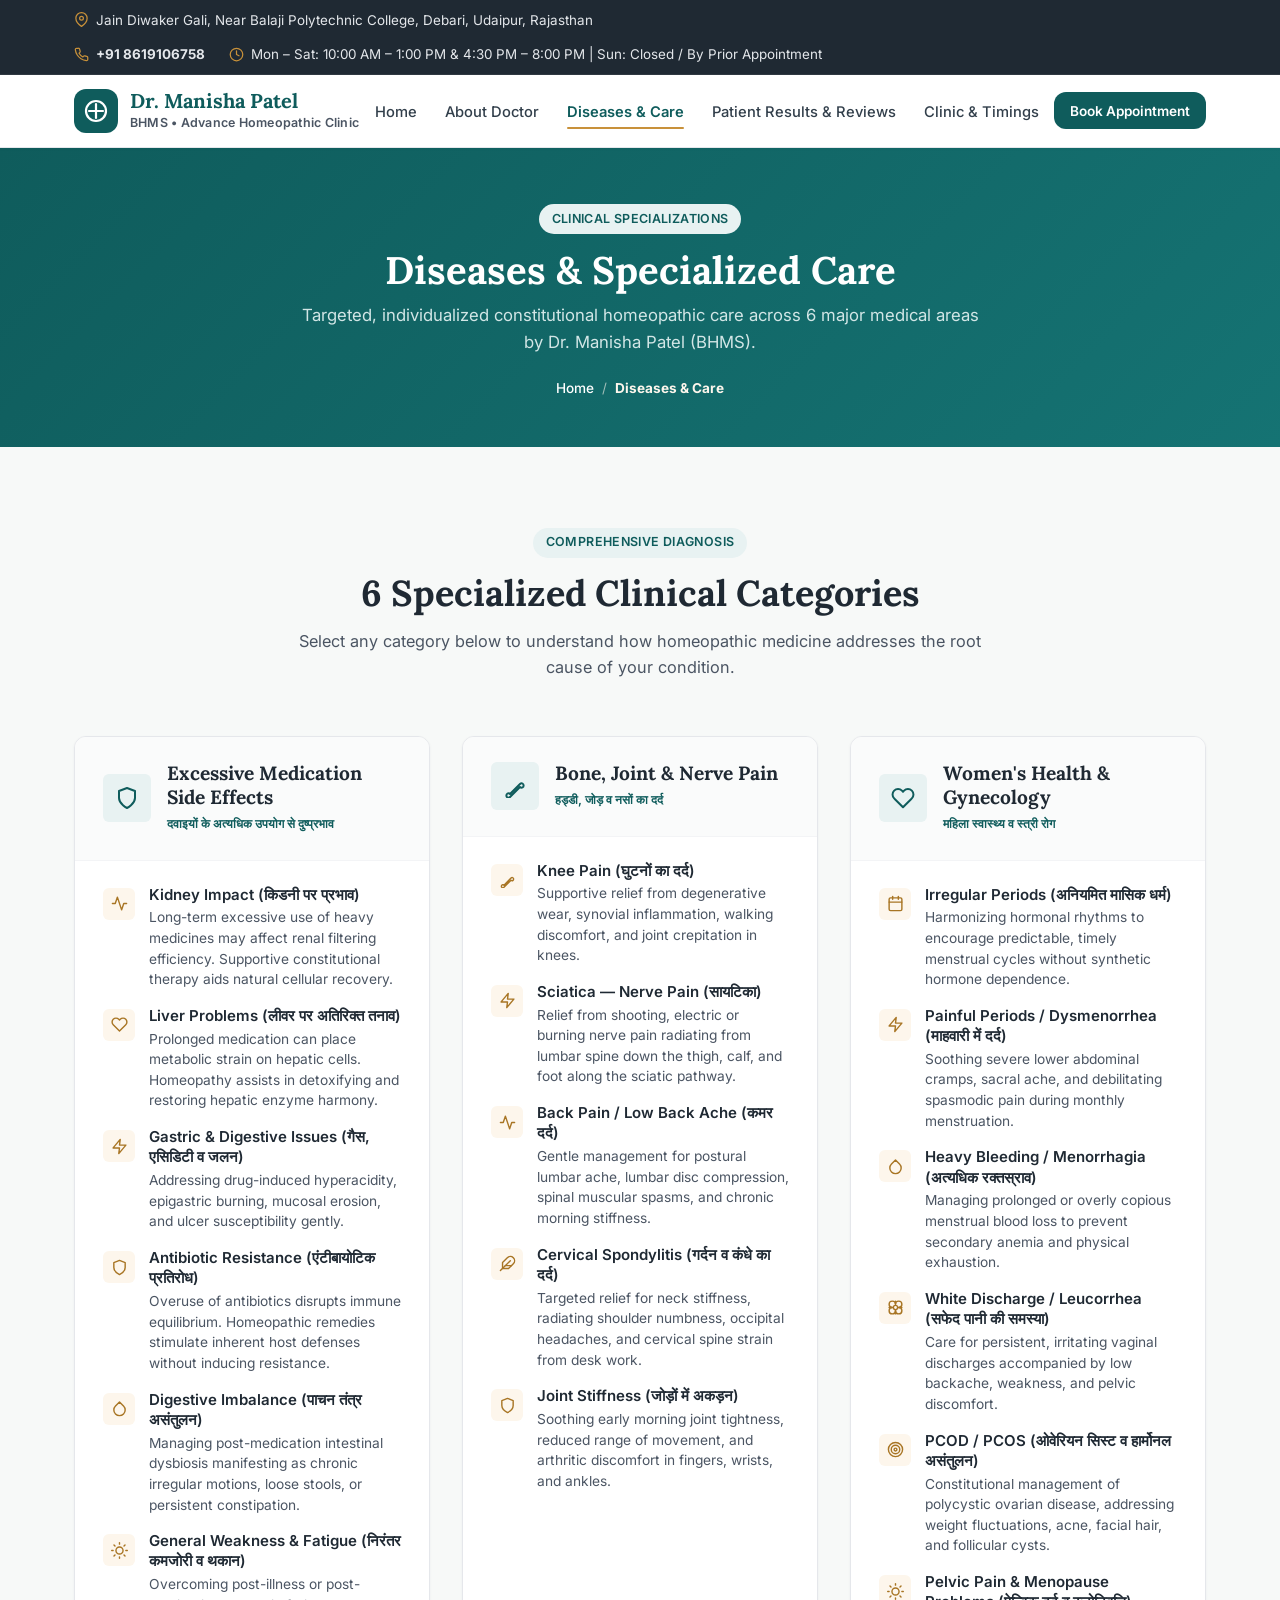
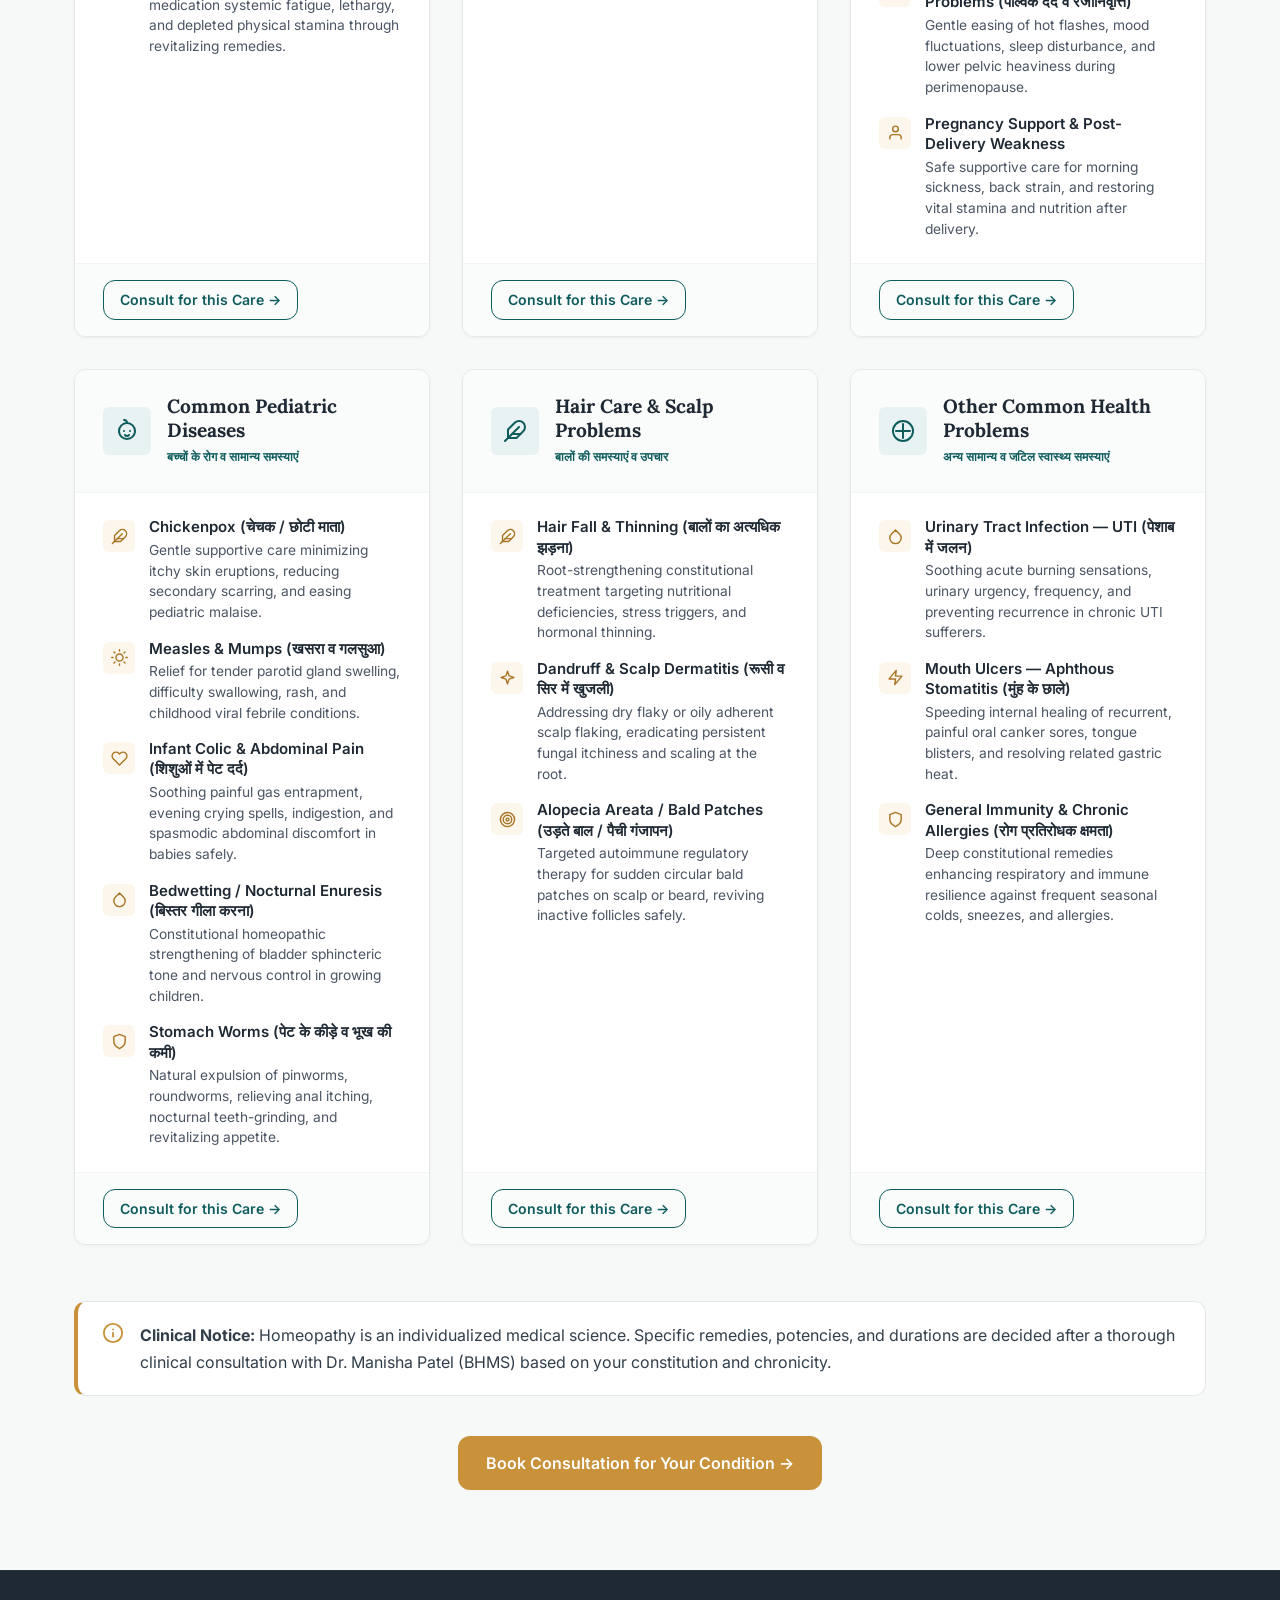
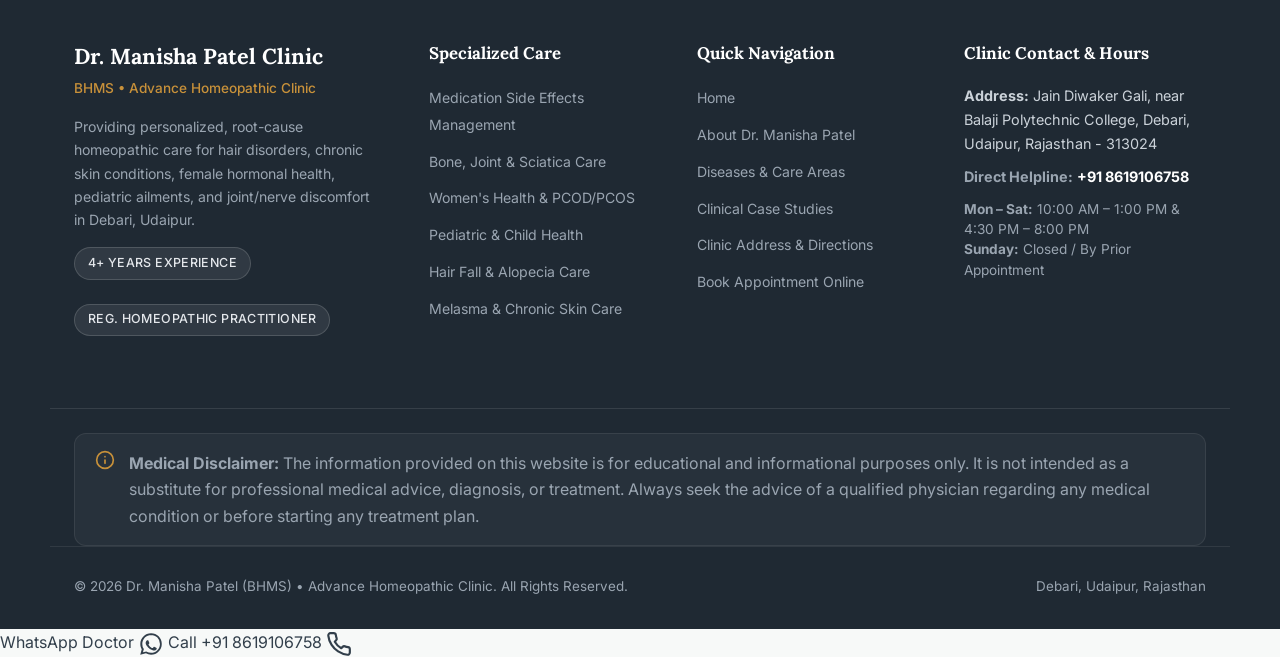
<file: treatments.html>
<!DOCTYPE html>
<html lang="en">
<head>
  <meta charset="UTF-8">
  <meta name="viewport" content="width=device-width, initial-scale=1.0">
  <title>Treatments & Specialized Care | Dr. Manisha Patel Clinic Debari</title>
  <meta name="description" content="Comprehensive homeopathic treatments for hair fall, melasma, skin disorders, women's health, joint pain, pediatric diseases & medication side effects in Debari, Udaipur.">
  <link rel="preconnect" href="https://fonts.googleapis.com">
  <link rel="preconnect" href="https://fonts.gstatic.com" crossorigin>
  <link href="https://fonts.googleapis.com/css2?family=Inter:wght@400;500;600;700&family=Lora:ital,wght@0,500;0,600;0,700;1,400&display=swap" rel="stylesheet">
  <link rel="stylesheet" href="assets/css/style.css">

</head>
<body>

  <!-- Top Announcement Bar (Standardized Timings) -->
  <aside class="top-bar" aria-label="Clinic Timing and Contact Info">
    <div class="container top-bar-content">
      <div class="top-bar-left">
        <span class="top-bar-item">
          <svg width="20" height="20" viewBox="0 0 24 24" fill="none" stroke="currentColor" stroke-width="2" stroke-linecap="round" stroke-linejoin="round"><path d="M21 10c0 7-9 13-9 13s-9-6-9-13a9 9 0 0 1 18 0z"></path><circle cx="12" cy="10" r="3"></circle></svg>
          <span>Jain Diwaker Gali, Near Balaji Polytechnic College, Debari, Udaipur, Rajasthan</span>
        </span>
      </div>
      <div class="top-bar-right">
        <a href="tel:8619106758" class="top-bar-item">
          <svg width="20" height="20" viewBox="0 0 24 24" fill="none" stroke="currentColor" stroke-width="2" stroke-linecap="round" stroke-linejoin="round"><path d="M22 16.92v3a2 2 0 0 1-2.18 2 19.79 19.79 0 0 1-8.63-3.07 19.5 19.5 0 0 1-6-6 19.79 19.79 0 0 1-3.07-8.67A2 2 0 0 1 4.11 2h3a2 2 0 0 1 2 1.72 12.84 12.84 0 0 0 .7 2.81 2 2 0 0 1-.45 2.11L8.09 9.91a16 16 0 0 0 6 6l1.27-1.27a2 2 0 0 1 2.11-.45 12.84 12.84 0 0 0 2.81.7A2 2 0 0 1 22 16.92z"></path></svg>
          <strong>+91 8619106758</strong>
        </a>
        <span class="top-bar-item">
          <svg width="20" height="20" viewBox="0 0 24 24" fill="none" stroke="currentColor" stroke-width="2" stroke-linecap="round" stroke-linejoin="round"><circle cx="12" cy="12" r="10"></circle><polyline points="12 6 12 12 16 14"></polyline></svg>
          <span>Mon &ndash; Sat: 10:00 AM &ndash; 1:00 PM &amp; 4:30 PM &ndash; 8:00 PM | Sun: Closed / By Prior Appointment</span>
        </span>
      </div>
    </div>
  </aside>
  <!-- Main Navigation Header -->
  <header class="site-header">
    <div class="container nav-container">
      <a href="index.html" class="brand-logo" aria-label="Dr. Manisha Patel Clinic Homepage">
        <div class="brand-icon">
          <svg width="24" height="24" viewBox="0 0 24 24" fill="none" stroke="currentColor" stroke-width="2.2" stroke-linecap="round" stroke-linejoin="round"><path d="M12 5v14M5 12h14"></path><circle cx="12" cy="12" r="10"></circle></svg>
        </div>
        <div class="brand-text">
          <h1>Dr. Manisha Patel</h1>
          <span>BHMS &bull; Advance Homeopathic Clinic</span>
        </div>
      </a>

      <!-- Desktop Nav -->
      <nav aria-label="Main Navigation">
        <ul class="nav-menu" id="navMenu">
          <li><a href="index.html" class="nav-link">Home</a></li>
          <li><a href="about.html" class="nav-link">About Doctor</a></li>
          <li><a href="treatments.html" class="nav-link active">Diseases &amp; Care</a></li>
          <li><a href="results.html" class="nav-link">Patient Results &amp; Reviews</a></li>
          <li><a href="contact.html" class="nav-link">Clinic &amp; Timings</a></li>
        </ul>
      </nav>

      <div class="nav-actions">
        <a href="appointment.html" class="btn btn-primary btn-sm">Book Appointment</a>
        <button class="mobile-toggle" id="mobileToggle" aria-label="Toggle navigation menu">
          <svg width="24" height="24" fill="currentColor" viewBox="0 0 24 24">
            <path d="M3 18h18v-2H3v2zm0-5h18v-2H3v2zm0-7v2h18V6H3z"/>
          </svg>
        </button>
      </div>
    </div>
  </header>

  <!-- Page Banner -->
  <section class="page-banner">
    <div class="container">
      <span class="badge badge-teal" style="margin-bottom: 0.75rem;">Clinical Specializations</span>
      <h1>Diseases &amp; Specialized Care</h1>
      <p>Targeted, individualized constitutional homeopathic care across 6 major medical areas by Dr. Manisha Patel (BHMS).</p>
      <div class="breadcrumb-nav">
        <a href="index.html">Home</a>
        <span>/</span>
        <strong>Diseases &amp; Care</strong>
      </div>
    </div>
  </section>

  <!-- Treatments Catalog Section -->
  <section class="section">
    <div class="container">
      <div class="section-header">
        <span class="badge badge-teal">Comprehensive Diagnosis</span>
        <h2 class="section-title">6 Specialized Clinical Categories</h2>
        <p class="section-subtitle">Select any category below to understand how homeopathic medicine addresses the root cause of your condition.</p>
      </div>

      <div class="disease-categories-grid">

        <!-- Category 1: Medication Side Effects -->
        <div class="disease-category-card">
          <div class="disease-card-header">
            <div class="disease-card-icon">
              <svg width="22" height="22" viewBox="0 0 24 24" fill="none" stroke="currentColor" stroke-width="2" stroke-linecap="round" stroke-linejoin="round"><path d="M12 22s8-4 8-10V5l-8-3-8 3v7c0 6 8 10 8 10z"></path></svg>
            </div>
            <div class="disease-card-title-group">
              <h3>Excessive Medication Side Effects</h3>
              <span>दवाइयों के अत्यधिक उपयोग से दुष्प्रभाव</span>
            </div>
          </div>
          <ul class="disease-items-list">
            <li class="disease-item">
              <div class="disease-item-sign"><svg width="22" height="22" viewBox="0 0 24 24" fill="none" stroke="currentColor" stroke-width="2" stroke-linecap="round" stroke-linejoin="round"><polyline points="22 12 18 12 15 21 9 3 6 12 2 12"></polyline></svg></div>
              <div class="disease-item-content">
                <strong>Kidney Impact (किडनी पर प्रभाव)</strong>
                <p>Long-term excessive use of heavy medicines may affect renal filtering efficiency. Supportive constitutional therapy aids natural cellular recovery.</p>
              </div>
            </li>
            <li class="disease-item">
              <div class="disease-item-sign"><svg width="22" height="22" viewBox="0 0 24 24" fill="none" stroke="currentColor" stroke-width="2" stroke-linecap="round" stroke-linejoin="round"><path d="M20.84 4.61a5.5 5.5 0 0 0-7.78 0L12 5.67l-1.06-1.06a5.5 5.5 0 0 0-7.78 7.78l1.06 1.06L12 21.23l7.78-7.78 1.06-1.06a5.5 5.5 0 0 0 0-7.78z"></path></svg></div>
              <div class="disease-item-content">
                <strong>Liver Problems (लीवर पर अतिरिक्त तनाव)</strong>
                <p>Prolonged medication can place metabolic strain on hepatic cells. Homeopathy assists in detoxifying and restoring hepatic enzyme harmony.</p>
              </div>
            </li>
            <li class="disease-item">
              <div class="disease-item-sign"><svg width="20" height="20" viewBox="0 0 24 24" fill="none" stroke="currentColor" stroke-width="2" stroke-linecap="round" stroke-linejoin="round"><polygon points="13 2 3 14 12 14 11 22 21 10 12 10 13 2"></polygon></svg></div>
              <div class="disease-item-content">
                <strong>Gastric &amp; Digestive Issues (गैस, एसिडिटी व जलन)</strong>
                <p>Addressing drug-induced hyperacidity, epigastric burning, mucosal erosion, and ulcer susceptibility gently.</p>
              </div>
            </li>
            <li class="disease-item">
              <div class="disease-item-sign"><svg width="22" height="22" viewBox="0 0 24 24" fill="none" stroke="currentColor" stroke-width="2" stroke-linecap="round" stroke-linejoin="round"><path d="M12 22s8-4 8-10V5l-8-3-8 3v7c0 6 8 10 8 10z"></path></svg></div>
              <div class="disease-item-content">
                <strong>Antibiotic Resistance (एंटीबायोटिक प्रतिरोध)</strong>
                <p>Overuse of antibiotics disrupts immune equilibrium. Homeopathic remedies stimulate inherent host defenses without inducing resistance.</p>
              </div>
            </li>
            <li class="disease-item">
              <div class="disease-item-sign"><svg width="20" height="20" viewBox="0 0 24 24" fill="none" stroke="currentColor" stroke-width="2" stroke-linecap="round" stroke-linejoin="round"><path d="M12 2.69l5.66 5.66a8 8 0 1 1-11.31 0z"></path></svg></div>
              <div class="disease-item-content">
                <strong>Digestive Imbalance (पाचन तंत्र असंतुलन)</strong>
                <p>Managing post-medication intestinal dysbiosis manifesting as chronic irregular motions, loose stools, or persistent constipation.</p>
              </div>
            </li>
            <li class="disease-item">
              <div class="disease-item-sign"><svg width="22" height="22" viewBox="0 0 24 24" fill="none" stroke="currentColor" stroke-width="2" stroke-linecap="round" stroke-linejoin="round"><circle cx="12" cy="12" r="5"></circle><line x1="12" y1="1" x2="12" y2="3"></line><line x1="12" y1="21" x2="12" y2="23"></line><line x1="4.22" y1="4.22" x2="5.64" y2="5.64"></line><line x1="18.36" y1="18.36" x2="19.78" y2="19.78"></line><line x1="1" y1="12" x2="3" y2="12"></line><line x1="21" y1="12" x2="23" y2="12"></line><line x1="4.22" y1="19.78" x2="5.64" y2="18.36"></line><line x1="18.36" y1="5.64" x2="19.78" y2="4.22"></line></svg></div>
              <div class="disease-item-content">
                <strong>General Weakness &amp; Fatigue (निरंतर कमजोरी व थकान)</strong>
                <p>Overcoming post-illness or post-medication systemic fatigue, lethargy, and depleted physical stamina through revitalizing remedies.</p>
              </div>
            </li>
          </ul>
          <div class="disease-card-footer">
            <a href="appointment.html" class="btn btn-outline btn-sm">Consult for this Care &rarr;</a>
          </div>
        </div>

        <!-- Category 2: Bone, Joint & Nerve Pain -->
        <div class="disease-category-card">
          <div class="disease-card-header">
            <div class="disease-card-icon">
              <svg width="22" height="22" viewBox="0 0 24 24" fill="none" stroke="currentColor" stroke-width="2" stroke-linecap="round" stroke-linejoin="round"><path d="M17 10c.7-.7 1.7-1 2.5-.5 1.5.9 1.5 3 0 4-.8.5-1.8.2-2.5-.5l-10 10c-.7.7-1.7 1-2.5.5-1.5-.9-1.5-3 0-4 .8-.5 1.8-.2 2.5.5l10-10z"></path></svg>
            </div>
            <div class="disease-card-title-group">
              <h3>Bone, Joint &amp; Nerve Pain</h3>
              <span>हड्डी, जोड़ व नसों का दर्द</span>
            </div>
          </div>
          <ul class="disease-items-list">
            <li class="disease-item">
              <div class="disease-item-sign"><svg width="22" height="22" viewBox="0 0 24 24" fill="none" stroke="currentColor" stroke-width="2" stroke-linecap="round" stroke-linejoin="round"><path d="M17 10c.7-.7 1.7-1 2.5-.5 1.5.9 1.5 3 0 4-.8.5-1.8.2-2.5-.5l-10 10c-.7.7-1.7 1-2.5.5-1.5-.9-1.5-3 0-4 .8-.5 1.8-.2 2.5.5l10-10z"></path></svg></div>
              <div class="disease-item-content">
                <strong>Knee Pain (घुटनों का दर्द)</strong>
                <p>Supportive relief from degenerative wear, synovial inflammation, walking discomfort, and joint crepitation in knees.</p>
              </div>
            </li>
            <li class="disease-item">
              <div class="disease-item-sign"><svg width="20" height="20" viewBox="0 0 24 24" fill="none" stroke="currentColor" stroke-width="2" stroke-linecap="round" stroke-linejoin="round"><polygon points="13 2 3 14 12 14 11 22 21 10 12 10 13 2"></polygon></svg></div>
              <div class="disease-item-content">
                <strong>Sciatica &mdash; Nerve Pain (सायटिका)</strong>
                <p>Relief from shooting, electric or burning nerve pain radiating from lumbar spine down the thigh, calf, and foot along the sciatic pathway.</p>
              </div>
            </li>
            <li class="disease-item">
              <div class="disease-item-sign"><svg width="22" height="22" viewBox="0 0 24 24" fill="none" stroke="currentColor" stroke-width="2" stroke-linecap="round" stroke-linejoin="round"><polyline points="22 12 18 12 15 21 9 3 6 12 2 12"></polyline></svg></div>
              <div class="disease-item-content">
                <strong>Back Pain / Low Back Ache (कमर दर्द)</strong>
                <p>Gentle management for postural lumbar ache, lumbar disc compression, spinal muscular spasms, and chronic morning stiffness.</p>
              </div>
            </li>
            <li class="disease-item">
              <div class="disease-item-sign"><svg width="22" height="22" viewBox="0 0 24 24" fill="none" stroke="currentColor" stroke-width="2" stroke-linecap="round" stroke-linejoin="round"><path d="M20.24 12.24a6 6 0 0 0-8.49-8.49L5 10.5V19h8.5z"></path><line x1="16" y1="8" x2="2" y2="22"></line><line x1="17.5" y1="15" x2="9" y2="15"></line></svg></div>
              <div class="disease-item-content">
                <strong>Cervical Spondylitis (गर्दन व कंधे का दर्द)</strong>
                <p>Targeted relief for neck stiffness, radiating shoulder numbness, occipital headaches, and cervical spine strain from desk work.</p>
              </div>
            </li>
            <li class="disease-item">
              <div class="disease-item-sign"><svg width="22" height="22" viewBox="0 0 24 24" fill="none" stroke="currentColor" stroke-width="2" stroke-linecap="round" stroke-linejoin="round"><path d="M12 22s8-4 8-10V5l-8-3-8 3v7c0 6 8 10 8 10z"></path></svg></div>
              <div class="disease-item-content">
                <strong>Joint Stiffness (जोड़ों में अकड़न)</strong>
                <p>Soothing early morning joint tightness, reduced range of movement, and arthritic discomfort in fingers, wrists, and ankles.</p>
              </div>
            </li>
          </ul>
          <div class="disease-card-footer">
            <a href="appointment.html" class="btn btn-outline btn-sm">Consult for this Care &rarr;</a>
          </div>
        </div>

        <!-- Category 3: Women's Health & Gynecology -->
        <div class="disease-category-card">
          <div class="disease-card-header">
            <div class="disease-card-icon">
              <svg width="22" height="22" viewBox="0 0 24 24" fill="none" stroke="currentColor" stroke-width="2" stroke-linecap="round" stroke-linejoin="round"><path d="M20.84 4.61a5.5 5.5 0 0 0-7.78 0L12 5.67l-1.06-1.06a5.5 5.5 0 0 0-7.78 7.78l1.06 1.06L12 21.23l7.78-7.78 1.06-1.06a5.5 5.5 0 0 0 0-7.78z"></path></svg>
            </div>
            <div class="disease-card-title-group">
              <h3>Women's Health &amp; Gynecology</h3>
              <span>महिला स्वास्थ्य व स्त्री रोग</span>
            </div>
          </div>
          <ul class="disease-items-list">
            <li class="disease-item">
              <div class="disease-item-sign"><svg width="20" height="20" viewBox="0 0 24 24" fill="none" stroke="currentColor" stroke-width="2" stroke-linecap="round" stroke-linejoin="round"><rect x="3" y="4" width="18" height="18" rx="2" ry="2"></rect><line x1="16" y1="2" x2="16" y2="6"></line><line x1="8" y1="2" x2="8" y2="6"></line><line x1="3" y1="10" x2="21" y2="10"></line></svg></div>
              <div class="disease-item-content">
                <strong>Irregular Periods (अनियमित मासिक धर्म)</strong>
                <p>Harmonizing hormonal rhythms to encourage predictable, timely menstrual cycles without synthetic hormone dependence.</p>
              </div>
            </li>
            <li class="disease-item">
              <div class="disease-item-sign"><svg width="20" height="20" viewBox="0 0 24 24" fill="none" stroke="currentColor" stroke-width="2" stroke-linecap="round" stroke-linejoin="round"><polygon points="13 2 3 14 12 14 11 22 21 10 12 10 13 2"></polygon></svg></div>
              <div class="disease-item-content">
                <strong>Painful Periods / Dysmenorrhea (माहवारी में दर्द)</strong>
                <p>Soothing severe lower abdominal cramps, sacral ache, and debilitating spasmodic pain during monthly menstruation.</p>
              </div>
            </li>
            <li class="disease-item">
              <div class="disease-item-sign"><svg width="20" height="20" viewBox="0 0 24 24" fill="none" stroke="currentColor" stroke-width="2" stroke-linecap="round" stroke-linejoin="round"><path d="M12 2.69l5.66 5.66a8 8 0 1 1-11.31 0z"></path></svg></div>
              <div class="disease-item-content">
                <strong>Heavy Bleeding / Menorrhagia (अत्यधिक रक्तस्राव)</strong>
                <p>Managing prolonged or overly copious menstrual blood loss to prevent secondary anemia and physical exhaustion.</p>
              </div>
            </li>
            <li class="disease-item">
              <div class="disease-item-sign"><svg width="22" height="22" viewBox="0 0 24 24" fill="none" stroke="currentColor" stroke-width="2" stroke-linecap="round" stroke-linejoin="round"><circle cx="12" cy="12" r="3"></circle><path d="M12 16.5A4.5 4.5 0 1 1 7.5 12 4.5 4.5 0 1 1 12 7.5a4.5 4.5 0 1 1 4.5 4.5 4.5 4.5 0 1 1-4.5 4.5"></path><path d="M12 7.5V3"></path><path d="M7.5 12H3"></path><path d="M16.5 12H21"></path><path d="M12 16.5V21"></path></svg></div>
              <div class="disease-item-content">
                <strong>White Discharge / Leucorrhea (सफेद पानी की समस्या)</strong>
                <p>Care for persistent, irritating vaginal discharges accompanied by low backache, weakness, and pelvic discomfort.</p>
              </div>
            </li>
            <li class="disease-item">
              <div class="disease-item-sign"><svg width="22" height="22" viewBox="0 0 24 24" fill="none" stroke="currentColor" stroke-width="2" stroke-linecap="round" stroke-linejoin="round"><circle cx="12" cy="12" r="10"></circle><circle cx="12" cy="12" r="6"></circle><circle cx="12" cy="12" r="2"></circle></svg></div>
              <div class="disease-item-content">
                <strong>PCOD / PCOS (ओवेरियन सिस्ट व हार्मोनल असंतुलन)</strong>
                <p>Constitutional management of polycystic ovarian disease, addressing weight fluctuations, acne, facial hair, and follicular cysts.</p>
              </div>
            </li>
            <li class="disease-item">
              <div class="disease-item-sign"><svg width="22" height="22" viewBox="0 0 24 24" fill="none" stroke="currentColor" stroke-width="2" stroke-linecap="round" stroke-linejoin="round"><circle cx="12" cy="12" r="5"></circle><line x1="12" y1="1" x2="12" y2="3"></line><line x1="12" y1="21" x2="12" y2="23"></line><line x1="4.22" y1="4.22" x2="5.64" y2="5.64"></line><line x1="18.36" y1="18.36" x2="19.78" y2="19.78"></line><line x1="1" y1="12" x2="3" y2="12"></line><line x1="21" y1="12" x2="23" y2="12"></line><line x1="4.22" y1="19.78" x2="5.64" y2="18.36"></line><line x1="18.36" y1="5.64" x2="19.78" y2="4.22"></line></svg></div>
              <div class="disease-item-content">
                <strong>Pelvic Pain &amp; Menopause Problems (पेल्विक दर्द व रजोनिवृत्ति)</strong>
                <p>Gentle easing of hot flashes, mood fluctuations, sleep disturbance, and lower pelvic heaviness during perimenopause.</p>
              </div>
            </li>
            <li class="disease-item">
              <div class="disease-item-sign"><svg width="22" height="22" viewBox="0 0 24 24" fill="none" stroke="currentColor" stroke-width="2" stroke-linecap="round" stroke-linejoin="round"><path d="M20 21v-2a4 4 0 0 0-4-4H8a4 4 0 0 0-4 4v2"></path><circle cx="12" cy="7" r="4"></circle></svg></div>
              <div class="disease-item-content">
                <strong>Pregnancy Support &amp; Post-Delivery Weakness</strong>
                <p>Safe supportive care for morning sickness, back strain, and restoring vital stamina and nutrition after delivery.</p>
              </div>
            </li>
          </ul>
          <div class="disease-card-footer">
            <a href="appointment.html" class="btn btn-outline btn-sm">Consult for this Care &rarr;</a>
          </div>
        </div>

        <!-- Category 4: Pediatric / Children's Diseases -->
        <div class="disease-category-card">
          <div class="disease-card-header">
            <div class="disease-card-icon">
              <svg width="22" height="22" viewBox="0 0 24 24" fill="none" stroke="currentColor" stroke-width="2" stroke-linecap="round" stroke-linejoin="round"><circle cx="12" cy="12" r="8"></circle><path d="M9 12h.01"></path><path d="M15 12h.01"></path><path d="M10 16c.5 1 1.5 1 2 1s1.5 0 2-1"></path><path d="M12 4a3 3 0 0 0-3-3"></path></svg>
            </div>
            <div class="disease-card-title-group">
              <h3>Common Pediatric Diseases</h3>
              <span>बच्चों के रोग व सामान्य समस्याएं</span>
            </div>
          </div>
          <ul class="disease-items-list">
            <li class="disease-item">
              <div class="disease-item-sign"><svg width="22" height="22" viewBox="0 0 24 24" fill="none" stroke="currentColor" stroke-width="2" stroke-linecap="round" stroke-linejoin="round"><path d="M20.24 12.24a6 6 0 0 0-8.49-8.49L5 10.5V19h8.5z"></path><line x1="16" y1="8" x2="2" y2="22"></line><line x1="17.5" y1="15" x2="9" y2="15"></line></svg></div>
              <div class="disease-item-content">
                <strong>Chickenpox (चेचक / छोटी माता)</strong>
                <p>Gentle supportive care minimizing itchy skin eruptions, reducing secondary scarring, and easing pediatric malaise.</p>
              </div>
            </li>
            <li class="disease-item">
              <div class="disease-item-sign"><svg width="22" height="22" viewBox="0 0 24 24" fill="none" stroke="currentColor" stroke-width="2" stroke-linecap="round" stroke-linejoin="round"><circle cx="12" cy="12" r="5"></circle><line x1="12" y1="1" x2="12" y2="3"></line><line x1="12" y1="21" x2="12" y2="23"></line><line x1="4.22" y1="4.22" x2="5.64" y2="5.64"></line><line x1="18.36" y1="18.36" x2="19.78" y2="19.78"></line><line x1="1" y1="12" x2="3" y2="12"></line><line x1="21" y1="12" x2="23" y2="12"></line><line x1="4.22" y1="19.78" x2="5.64" y2="18.36"></line><line x1="18.36" y1="5.64" x2="19.78" y2="4.22"></line></svg></div>
              <div class="disease-item-content">
                <strong>Measles &amp; Mumps (खसरा व गलसुआ)</strong>
                <p>Relief for tender parotid gland swelling, difficulty swallowing, rash, and childhood viral febrile conditions.</p>
              </div>
            </li>
            <li class="disease-item">
              <div class="disease-item-sign"><svg width="22" height="22" viewBox="0 0 24 24" fill="none" stroke="currentColor" stroke-width="2" stroke-linecap="round" stroke-linejoin="round"><path d="M20.84 4.61a5.5 5.5 0 0 0-7.78 0L12 5.67l-1.06-1.06a5.5 5.5 0 0 0-7.78 7.78l1.06 1.06L12 21.23l7.78-7.78 1.06-1.06a5.5 5.5 0 0 0 0-7.78z"></path></svg></div>
              <div class="disease-item-content">
                <strong>Infant Colic &amp; Abdominal Pain (शिशुओं में पेट दर्द)</strong>
                <p>Soothing painful gas entrapment, evening crying spells, indigestion, and spasmodic abdominal discomfort in babies safely.</p>
              </div>
            </li>
            <li class="disease-item">
              <div class="disease-item-sign"><svg width="20" height="20" viewBox="0 0 24 24" fill="none" stroke="currentColor" stroke-width="2" stroke-linecap="round" stroke-linejoin="round"><path d="M12 2.69l5.66 5.66a8 8 0 1 1-11.31 0z"></path></svg></div>
              <div class="disease-item-content">
                <strong>Bedwetting / Nocturnal Enuresis (बिस्तर गीला करना)</strong>
                <p>Constitutional homeopathic strengthening of bladder sphincteric tone and nervous control in growing children.</p>
              </div>
            </li>
            <li class="disease-item">
              <div class="disease-item-sign"><svg width="22" height="22" viewBox="0 0 24 24" fill="none" stroke="currentColor" stroke-width="2" stroke-linecap="round" stroke-linejoin="round"><path d="M12 22s8-4 8-10V5l-8-3-8 3v7c0 6 8 10 8 10z"></path></svg></div>
              <div class="disease-item-content">
                <strong>Stomach Worms (पेट के कीड़े व भूख की कमी)</strong>
                <p>Natural expulsion of pinworms, roundworms, relieving anal itching, nocturnal teeth-grinding, and revitalizing appetite.</p>
              </div>
            </li>
          </ul>
          <div class="disease-card-footer">
            <a href="appointment.html" class="btn btn-outline btn-sm">Consult for this Care &rarr;</a>
          </div>
        </div>

        <!-- Category 5: Hair Care & Scalp Problems -->
        <div class="disease-category-card">
          <div class="disease-card-header">
            <div class="disease-card-icon">
              <svg width="22" height="22" viewBox="0 0 24 24" fill="none" stroke="currentColor" stroke-width="2" stroke-linecap="round" stroke-linejoin="round"><path d="M20.24 12.24a6 6 0 0 0-8.49-8.49L5 10.5V19h8.5z"></path><line x1="16" y1="8" x2="2" y2="22"></line><line x1="17.5" y1="15" x2="9" y2="15"></line></svg>
            </div>
            <div class="disease-card-title-group">
              <h3>Hair Care &amp; Scalp Problems</h3>
              <span>बालों की समस्याएं व उपचार</span>
            </div>
          </div>
          <ul class="disease-items-list">
            <li class="disease-item">
              <div class="disease-item-sign"><svg width="22" height="22" viewBox="0 0 24 24" fill="none" stroke="currentColor" stroke-width="2" stroke-linecap="round" stroke-linejoin="round"><path d="M20.24 12.24a6 6 0 0 0-8.49-8.49L5 10.5V19h8.5z"></path><line x1="16" y1="8" x2="2" y2="22"></line><line x1="17.5" y1="15" x2="9" y2="15"></line></svg></div>
              <div class="disease-item-content">
                <strong>Hair Fall &amp; Thinning (बालों का अत्यधिक झड़ना)</strong>
                <p>Root-strengthening constitutional treatment targeting nutritional deficiencies, stress triggers, and hormonal thinning.</p>
              </div>
            </li>
            <li class="disease-item">
              <div class="disease-item-sign"><svg width="20" height="20" viewBox="0 0 24 24" fill="none" stroke="currentColor" stroke-width="2" stroke-linecap="round" stroke-linejoin="round"><path d="m12 3-1.9 5.8a2 2 0 0 1-1.3 1.3L3 12l5.8 1.9a2 2 0 0 1 1.3 1.3L12 21l1.9-5.8a2 2 0 0 1 1.3-1.3L21 12l-5.8-1.9a2 2 0 0 1-1.3-1.3z"></path></svg></div>
              <div class="disease-item-content">
                <strong>Dandruff &amp; Scalp Dermatitis (रूसी व सिर में खुजली)</strong>
                <p>Addressing dry flaky or oily adherent scalp flaking, eradicating persistent fungal itchiness and scaling at the root.</p>
              </div>
            </li>
            <li class="disease-item">
              <div class="disease-item-sign"><svg width="22" height="22" viewBox="0 0 24 24" fill="none" stroke="currentColor" stroke-width="2" stroke-linecap="round" stroke-linejoin="round"><circle cx="12" cy="12" r="10"></circle><circle cx="12" cy="12" r="6"></circle><circle cx="12" cy="12" r="2"></circle></svg></div>
              <div class="disease-item-content">
                <strong>Alopecia Areata / Bald Patches (उड़ते बाल / पैची गंजापन)</strong>
                <p>Targeted autoimmune regulatory therapy for sudden circular bald patches on scalp or beard, reviving inactive follicles safely.</p>
              </div>
            </li>
          </ul>
          <div class="disease-card-footer">
            <a href="appointment.html" class="btn btn-outline btn-sm">Consult for this Care &rarr;</a>
          </div>
        </div>

        <!-- Category 6: Other Health Problems -->
        <div class="disease-category-card">
          <div class="disease-card-header">
            <div class="disease-card-icon">
              <svg width="24" height="24" viewBox="0 0 24 24" fill="none" stroke="currentColor" stroke-width="2.2" stroke-linecap="round" stroke-linejoin="round"><path d="M12 5v14M5 12h14"></path><circle cx="12" cy="12" r="10"></circle></svg>
            </div>
            <div class="disease-card-title-group">
              <h3>Other Common Health Problems</h3>
              <span>अन्य सामान्य व जटिल स्वास्थ्य समस्याएं</span>
            </div>
          </div>
          <ul class="disease-items-list">
            <li class="disease-item">
              <div class="disease-item-sign"><svg width="20" height="20" viewBox="0 0 24 24" fill="none" stroke="currentColor" stroke-width="2" stroke-linecap="round" stroke-linejoin="round"><path d="M12 2.69l5.66 5.66a8 8 0 1 1-11.31 0z"></path></svg></div>
              <div class="disease-item-content">
                <strong>Urinary Tract Infection &mdash; UTI (पेशाब में जलन)</strong>
                <p>Soothing acute burning sensations, urinary urgency, frequency, and preventing recurrence in chronic UTI sufferers.</p>
              </div>
            </li>
            <li class="disease-item">
              <div class="disease-item-sign"><svg width="20" height="20" viewBox="0 0 24 24" fill="none" stroke="currentColor" stroke-width="2" stroke-linecap="round" stroke-linejoin="round"><polygon points="13 2 3 14 12 14 11 22 21 10 12 10 13 2"></polygon></svg></div>
              <div class="disease-item-content">
                <strong>Mouth Ulcers &mdash; Aphthous Stomatitis (मुंह के छाले)</strong>
                <p>Speeding internal healing of recurrent, painful oral canker sores, tongue blisters, and resolving related gastric heat.</p>
              </div>
            </li>
            <li class="disease-item">
              <div class="disease-item-sign"><svg width="22" height="22" viewBox="0 0 24 24" fill="none" stroke="currentColor" stroke-width="2" stroke-linecap="round" stroke-linejoin="round"><path d="M12 22s8-4 8-10V5l-8-3-8 3v7c0 6 8 10 8 10z"></path></svg></div>
              <div class="disease-item-content">
                <strong>General Immunity &amp; Chronic Allergies (रोग प्रतिरोधक क्षमता)</strong>
                <p>Deep constitutional remedies enhancing respiratory and immune resilience against frequent seasonal colds, sneezes, and allergies.</p>
              </div>
            </li>
          </ul>
          <div class="disease-card-footer">
            <a href="appointment.html" class="btn btn-outline btn-sm">Consult for this Care &rarr;</a>
          </div>
        </div>

      </div>

      <!-- Clinical Information Box (Clean Professional English) -->
      <div class="results-disclaimer-box" style="margin-top: 3.5rem;">
        <svg width="20" height="20" viewBox="0 0 24 24" fill="none" stroke="currentColor" stroke-width="2" stroke-linecap="round" stroke-linejoin="round"><circle cx="12" cy="12" r="10"></circle><line x1="12" y1="16" x2="12" y2="12"></line><line x1="12" y1="8" x2="12.01" y2="8"></line></svg>
        <p><strong>Clinical Notice:</strong> Homeopathy is an individualized medical science. Specific remedies, potencies, and durations are decided after a thorough clinical consultation with Dr. Manisha Patel (BHMS) based on your constitution and chronicity.</p>
      </div>

      <div style="text-align: center; margin-top: 2.5rem;">
        <a href="appointment.html" class="btn btn-accent btn-lg">Book Consultation for Your Condition &rarr;</a>
      </div>
    </div>
  </section>

  <!-- Site Footer -->
  <footer class="site-footer">
    <div class="container footer-grid">
      <!-- Col 1 -->
      <div class="footer-brand">
        <h3>Dr. Manisha Patel Clinic</h3>
        <span>BHMS &bull; Advance Homeopathic Clinic</span>
        <p>Providing personalized, root-cause homeopathic care for hair disorders, chronic skin conditions, female hormonal health, pediatric ailments, and joint/nerve discomfort in Debari, Udaipur.</p>
        <div class="footer-badges" style="margin-top: 1rem; display: flex; gap: 0.5rem; flex-wrap: wrap;">
          <span class="badge badge-teal" style="background: rgba(255,255,255,0.08); color: #E4E7EB; border: 1px solid rgba(255,255,255,0.15); font-size: 0.78rem;">4+ Years Experience</span>
          <span class="badge badge-teal" style="background: rgba(255,255,255,0.08); color: #E4E7EB; border: 1px solid rgba(255,255,255,0.15); font-size: 0.78rem;">Reg. Homeopathic Practitioner</span>
        </div>
      </div>

      <!-- Col 2 -->
      <div class="footer-col">
        <h4>Specialized Care</h4>
        <ul class="footer-links">
          <li><a href="treatments.html">Medication Side Effects Management</a></li>
          <li><a href="treatments.html">Bone, Joint &amp; Sciatica Care</a></li>
          <li><a href="treatments.html">Women's Health &amp; PCOD/PCOS</a></li>
          <li><a href="treatments.html">Pediatric &amp; Child Health</a></li>
          <li><a href="treatments.html">Hair Fall &amp; Alopecia Care</a></li>
          <li><a href="treatments.html">Melasma &amp; Chronic Skin Care</a></li>
        </ul>
      </div>

      <!-- Col 3 -->
      <div class="footer-col">
        <h4>Quick Navigation</h4>
        <ul class="footer-links">
          <li><a href="index.html">Home</a></li>
          <li><a href="about.html">About Dr. Manisha Patel</a></li>
          <li><a href="treatments.html">Diseases &amp; Care Areas</a></li>
          <li><a href="results.html">Clinical Case Studies</a></li>
          <li><a href="contact.html">Clinic Address &amp; Directions</a></li>
          <li><a href="appointment.html">Book Appointment Online</a></li>
        </ul>
      </div>

      <!-- Col 4 -->
      <div class="footer-col">
        <h4>Clinic Contact &amp; Hours</h4>
        <p style="font-size: 0.9rem; margin-bottom: 0.6rem; color: #CBD2D9;">
          <strong>Address:</strong> Jain Diwaker Gali, near Balaji Polytechnic College, Debari, Udaipur, Rajasthan - 313024
        </p>
        <p style="font-size: 0.9rem; margin-bottom: 0.6rem;">
          <strong>Direct Helpline:</strong> <a href="tel:8619106758" style="color: #FFFFFF; font-weight: 700;">+91 8619106758</a>
        </p>
        <p style="font-size: 0.85rem; color: #9AA5B1; line-height: 1.5;">
          <strong>Mon &ndash; Sat:</strong> 10:00 AM &ndash; 1:00 PM &amp; 4:30 PM &ndash; 8:00 PM<br>
          <strong>Sunday:</strong> Closed / By Prior Appointment
        </p>
      </div>
    </div>

    <!-- Mandatory Medical Disclaimer Strip (Clean Professional English) -->
    <div class="container footer-disclaimer-wrap">
      <div class="footer-disclaimer">
        <svg width="20" height="20" viewBox="0 0 24 24" fill="none" stroke="currentColor" stroke-width="2" stroke-linecap="round" stroke-linejoin="round"><circle cx="12" cy="12" r="10"></circle><line x1="12" y1="16" x2="12" y2="12"></line><line x1="12" y1="8" x2="12.01" y2="8"></line></svg>
        <p><strong>Medical Disclaimer:</strong> The information provided on this website is for educational and informational purposes only. It is not intended as a substitute for professional medical advice, diagnosis, or treatment. Always seek the advice of a qualified physician regarding any medical condition or before starting any treatment plan.</p>
      </div>
    </div>

    <div class="container footer-bottom">
      <p>&copy; 2026 Dr. Manisha Patel (BHMS) &bull; Advance Homeopathic Clinic. All Rights Reserved.</p>
      <p>Debari, Udaipur, Rajasthan</p>
    </div>
  </footer>

  <!-- Floating Desktop Action Buttons -->
  <div class="floating-actions">
    <a href="https://wa.me/918619106758?text=Hello%20Dr.%20Manisha%20Patel,%20I%20would%20like%20to%20consult%20at%20your%20Debari%20Clinic." target="_blank" rel="noopener noreferrer" class="float-btn whatsapp-float" aria-label="Chat on WhatsApp">
      <span class="float-tooltip">WhatsApp Doctor</span>
      <svg width="20" height="20" viewBox="0 0 24 24" fill="currentColor"><path d="M12.04 2c-5.46 0-9.91 4.45-9.91 9.91 0 1.75.46 3.45 1.32 4.95L2.05 22l5.25-1.38c1.45.79 3.08 1.21 4.74 1.21 5.46 0 9.91-4.45 9.91-9.91 0-2.65-1.03-5.14-2.9-7.01A9.816 9.816 0 0 0 12.04 2m.01 1.67c2.2 0 4.26.86 5.82 2.42a8.225 8.225 0 0 1 2.41 5.83c0 4.54-3.7 8.24-8.24 8.24-1.43 0-2.82-.37-4.04-1.08l-.29-.17-3.12.82.83-3.04-.19-.3a8.21 8.21 0 0 1-1.26-4.46c0-4.54 3.7-8.24 8.24-8.24m4.52 11.66c-.25-.13-1.47-.72-1.7-.81-.23-.08-.39-.13-.56.13-.17.25-.64.81-.79.97-.14.17-.29.19-.54.06-.25-.13-1.06-.39-2.02-1.25-.75-.67-1.26-1.5-1.41-1.75-.14-.25-.02-.39.11-.51.11-.11.25-.29.38-.44.13-.14.17-.25.25-.42.08-.17.04-.31-.02-.44-.06-.13-.56-1.35-.77-1.85-.2-.49-.41-.42-.56-.43h-.48c-.17 0-.44.06-.67.31-.23.25-.88.86-.88 2.1s.9 2.44 1.03 2.61c.13.17 1.77 2.7 4.29 3.79.6.26 1.07.41 1.44.53.6.19 1.15.16 1.58.1.48-.07 1.47-.6 1.68-1.18.21-.58.21-1.07.15-1.18-.07-.11-.23-.17-.48-.3z"/></svg>
    </a>
    <a href="tel:8619106758" class="float-btn call-float" aria-label="Call Clinic">
      <span class="float-tooltip">Call +91 8619106758</span>
      <svg width="20" height="20" viewBox="0 0 24 24" fill="none" stroke="currentColor" stroke-width="2" stroke-linecap="round" stroke-linejoin="round"><path d="M22 16.92v3a2 2 0 0 1-2.18 2 19.79 19.79 0 0 1-8.63-3.07 19.5 19.5 0 0 1-6-6 19.79 19.79 0 0 1-3.07-8.67A2 2 0 0 1 4.11 2h3a2 2 0 0 1 2 1.72 12.84 12.84 0 0 0 .7 2.81 2 2 0 0 1-.45 2.11L8.09 9.91a16 16 0 0 0 6 6l1.27-1.27a2 2 0 0 1 2.11-.45 12.84 12.84 0 0 0 2.81.7A2 2 0 0 1 22 16.92z"></path></svg>
    </a>
  </div>

  <!-- Mobile Sticky Bottom Action Bar -->
  <div class="mobile-sticky-bar" aria-label="Quick Action Bar">
    <a href="tel:8619106758" class="sticky-bar-item" aria-label="Call Doctor">
      <svg width="20" height="20" viewBox="0 0 24 24" fill="none" stroke="currentColor" stroke-width="2" stroke-linecap="round" stroke-linejoin="round"><path d="M22 16.92v3a2 2 0 0 1-2.18 2 19.79 19.79 0 0 1-8.63-3.07 19.5 19.5 0 0 1-6-6 19.79 19.79 0 0 1-3.07-8.67A2 2 0 0 1 4.11 2h3a2 2 0 0 1 2 1.72 12.84 12.84 0 0 0 .7 2.81 2 2 0 0 1-.45 2.11L8.09 9.91a16 16 0 0 0 6 6l1.27-1.27a2 2 0 0 1 2.11-.45 12.84 12.84 0 0 0 2.81.7A2 2 0 0 1 22 16.92z"></path></svg>
      <span>Call Now</span>
    </a>
    <a href="https://wa.me/918619106758?text=Hello%20Dr.%20Manisha%20Patel,%20I%20would%20like%20to%20consult%20at%20your%20Debari%20Clinic." target="_blank" rel="noopener noreferrer" class="sticky-bar-item whatsapp" aria-label="WhatsApp Doctor">
      <svg width="20" height="20" viewBox="0 0 24 24" fill="currentColor"><path d="M12.04 2c-5.46 0-9.91 4.45-9.91 9.91 0 1.75.46 3.45 1.32 4.95L2.05 22l5.25-1.38c1.45.79 3.08 1.21 4.74 1.21 5.46 0 9.91-4.45 9.91-9.91 0-2.65-1.03-5.14-2.9-7.01A9.816 9.816 0 0 0 12.04 2m.01 1.67c2.2 0 4.26.86 5.82 2.42a8.225 8.225 0 0 1 2.41 5.83c0 4.54-3.7 8.24-8.24 8.24-1.43 0-2.82-.37-4.04-1.08l-.29-.17-3.12.82.83-3.04-.19-.3a8.21 8.21 0 0 1-1.26-4.46c0-4.54 3.7-8.24 8.24-8.24m4.52 11.66c-.25-.13-1.47-.72-1.7-.81-.23-.08-.39-.13-.56.13-.17.25-.64.81-.79.97-.14.17-.29.19-.54.06-.25-.13-1.06-.39-2.02-1.25-.75-.67-1.26-1.5-1.41-1.75-.14-.25-.02-.39.11-.51.11-.11.25-.29.38-.44.13-.14.17-.25.25-.42.08-.17.04-.31-.02-.44-.06-.13-.56-1.35-.77-1.85-.2-.49-.41-.42-.56-.43h-.48c-.17 0-.44.06-.67.31-.23.25-.88.86-.88 2.1s.9 2.44 1.03 2.61c.13.17 1.77 2.7 4.29 3.79.6.26 1.07.41 1.44.53.6.19 1.15.16 1.58.1.48-.07 1.47-.6 1.68-1.18.21-.58.21-1.07.15-1.18-.07-.11-.23-.17-.48-.3z"/></svg>
      <span>WhatsApp</span>
    </a>
    <a href="appointment.html" class="sticky-bar-item appointment" aria-label="Book Appointment">
      <svg width="20" height="20" viewBox="0 0 24 24" fill="none" stroke="currentColor" stroke-width="2" stroke-linecap="round" stroke-linejoin="round"><rect x="3" y="4" width="18" height="18" rx="2" ry="2"></rect><line x1="16" y1="2" x2="16" y2="6"></line><line x1="8" y1="2" x2="8" y2="6"></line><line x1="3" y1="10" x2="21" y2="10"></line></svg>
      <span>Book Slot</span>
    </a>
  </div>

  <script src="assets/js/main.js"></script>
</body>
</html>
</file>
<file: assets/css/style.css>
/* ==========================================================================
   Dr. Manisha Patel Clinic - Main Stylesheet
   Advance Homeopathic Clinic | Debari, Udaipur
   Design System: Deep Teal (#0F5C5C), Warm Gold (#C8913A), Off-White (#F7F9F8)
   Typography: Lora (Headings) & Inter (Body)
   ========================================================================== */

:root {
  --primary: #0F5C5C;
  --primary-dark: #093E3E;
  --primary-light: #E8F2F2;
  --primary-gradient: linear-gradient(135deg, #0F5C5C 0%, #157373 100%);
  
  --accent: #C8913A;
  --accent-dark: #A87524;
  --accent-light: #FDF6EC;
  --accent-gradient: linear-gradient(135deg, #C8913A 0%, #D8A24B 100%);

  --dark: #1F2933;
  --slate: #323F4B;
  --muted: #4B5563;
  --light-bg: #F7F9F8;
  --card-bg: #FFFFFF;
  --border: #E5E7EB;
  --border-light: #F3F4F6;
  
  --whatsapp-color: #25D366;
  --whatsapp-dark: #128C7E;
  
  --shadow-sm: 0 1px 3px rgba(31, 41, 51, 0.05);
  --shadow-md: 0 4px 12px rgba(31, 41, 51, 0.08);
  --shadow-lg: 0 12px 24px -4px rgba(15, 92, 92, 0.12);
  --shadow-xl: 0 20px 35px -6px rgba(31, 41, 51, 0.12);
  
  --radius-sm: 6px;
  --radius-md: 12px;
  --radius-lg: 16px;
  --radius-full: 9999px;
  
  --transition: all 0.25s ease-in-out;
}

*, *::before, *::after {
  box-sizing: border-box;
  margin: 0;
  padding: 0;
}

html {
  scroll-behavior: smooth;
  font-size: 16px;
}

body {
  font-family: 'Inter', system-ui, -apple-system, BlinkMacSystemFont, 'Segoe UI', Roboto, sans-serif;
  color: var(--slate);
  background-color: var(--light-bg);
  line-height: 1.65;
  overflow-x: hidden;
  padding-bottom: 0;
}

/* Headings use Lora */
h1, h2, h3, h4, .font-serif {
  font-family: 'Lora', Georgia, serif;
  color: var(--dark);
  font-weight: 700;
  line-height: 1.28;
}

img {
  max-width: 100%;
  height: auto;
  display: block;
}

a {
  color: inherit;
  text-decoration: none;
  transition: var(--transition);
}

button, input, select, textarea {
  font-family: inherit;
}

.container {
  width: 100%;
  max-width: 1180px;
  margin: 0 auto;
  padding: 0 1.5rem;
}

/* ==========================================================================
   Top Announcement Bar (Uniform Timings)
   ========================================================================== */
.top-bar {
  background: var(--dark);
  color: #E4E7EB;
  font-size: 0.84rem;
  padding: 0.55rem 0;
  border-bottom: 1px solid rgba(255, 255, 255, 0.08);
}

.top-bar-content {
  display: flex;
  justify-content: space-between;
  align-items: center;
  flex-wrap: wrap;
  gap: 0.75rem;
}

.top-bar-left, .top-bar-right {
  display: flex;
  align-items: center;
  gap: 1.5rem;
  flex-wrap: wrap;
}

.top-bar-item {
  display: inline-flex;
  align-items: center;
  gap: 0.45rem;
}

.top-bar-item svg {
  width: 15px;
  height: 15px;
  stroke: var(--accent);
  fill: none;
  stroke-width: 2;
  flex-shrink: 0;
}

.top-bar a:hover {
  color: #FFFFFF;
  text-decoration: underline;
}

/* ==========================================================================
   Header & Navigation
   ========================================================================== */
.site-header {
  background: rgba(255, 255, 255, 0.98);
  backdrop-filter: blur(10px);
  position: sticky;
  top: 0;
  z-index: 1000;
  box-shadow: var(--shadow-sm);
  border-bottom: 1px solid var(--border);
  transition: var(--transition);
}

.nav-container {
  display: flex;
  align-items: center;
  justify-content: space-between;
  padding: 0.85rem 1.5rem;
}

.brand-logo {
  display: flex;
  align-items: center;
  gap: 0.75rem;
}

.brand-icon {
  width: 44px;
  height: 44px;
  background: var(--primary);
  border-radius: var(--radius-md);
  display: flex;
  align-items: center;
  justify-content: center;
  color: #FFFFFF;
}

.brand-icon svg {
  width: 24px;
  height: 24px;
  stroke: #FFFFFF;
  fill: none;
  stroke-width: 2;
}

.brand-text h1 {
  font-family: 'Lora', Georgia, serif;
  font-size: 1.25rem;
  font-weight: 700;
  color: var(--primary);
  line-height: 1.2;
}

.brand-text span {
  font-family: 'Inter', sans-serif;
  font-size: 0.78rem;
  font-weight: 600;
  color: var(--muted);
  display: block;
  letter-spacing: 0.02em;
}

.nav-menu {
  display: flex;
  align-items: center;
  gap: 1.75rem;
  list-style: none;
}

.nav-link {
  font-weight: 500;
  font-size: 0.92rem;
  color: var(--slate);
  position: relative;
  padding: 0.25rem 0;
}

.nav-link:hover, .nav-link.active {
  color: var(--primary);
  font-weight: 600;
}

.nav-link::after {
  content: '';
  position: absolute;
  bottom: -4px;
  left: 0;
  width: 0;
  height: 2px;
  background: var(--accent);
  transition: var(--transition);
  border-radius: 2px;
}

.nav-link:hover::after, .nav-link.active::after {
  width: 100%;
}

.nav-actions {
  display: flex;
  align-items: center;
  gap: 0.75rem;
}

.mobile-toggle {
  display: none;
  background: none;
  border: none;
  color: var(--dark);
  cursor: pointer;
  padding: 0.5rem;
}

.mobile-toggle svg {
  width: 26px;
  height: 26px;
  stroke: var(--dark);
  stroke-width: 2;
  fill: none;
}

/* ==========================================================================
   Buttons & Badges
   ========================================================================== */
.btn {
  display: inline-flex;
  align-items: center;
  justify-content: center;
  gap: 0.5rem;
  padding: 0.75rem 1.5rem;
  border-radius: var(--radius-md);
  font-weight: 600;
  font-size: 0.92rem;
  cursor: pointer;
  border: none;
  transition: var(--transition);
  text-align: center;
}

.btn svg {
  width: 18px;
  height: 18px;
  stroke: currentColor;
  fill: none;
  stroke-width: 2;
}

.btn-primary {
  background: var(--primary);
  color: #FFFFFF;
}

.btn-primary:hover {
  background: var(--primary-dark);
  transform: translateY(-2px);
  box-shadow: 0 4px 12px rgba(15, 92, 92, 0.25);
}

.btn-accent {
  background: var(--accent);
  color: #FFFFFF;
}

.btn-accent:hover {
  background: var(--accent-dark);
  transform: translateY(-2px);
  box-shadow: 0 4px 12px rgba(200, 145, 58, 0.3);
}

.btn-outline {
  background: transparent;
  color: var(--primary);
  border: 1.5px solid var(--primary);
}

.btn-outline:hover {
  background: var(--primary);
  color: #FFFFFF;
  transform: translateY(-2px);
}

.btn-whatsapp {
  background: var(--whatsapp-color);
  color: #FFFFFF;
}

.btn-whatsapp:hover {
  background: var(--whatsapp-dark);
  color: #FFFFFF;
  transform: translateY(-2px);
  box-shadow: 0 4px 12px rgba(37, 211, 102, 0.3);
}

.btn-phone {
  background: #FFFFFF;
  color: var(--dark);
  border: 1px solid var(--border);
}

.btn-phone:hover {
  background: var(--light-bg);
  border-color: var(--primary);
  color: var(--primary);
}

.btn-sm {
  padding: 0.45rem 1rem;
  font-size: 0.85rem;
}

.btn-lg {
  padding: 0.85rem 1.75rem;
  font-size: 1rem;
}

.badge {
  display: inline-flex;
  align-items: center;
  gap: 0.4rem;
  padding: 0.3rem 0.8rem;
  border-radius: var(--radius-full);
  font-size: 0.78rem;
  font-weight: 600;
  letter-spacing: 0.03em;
  text-transform: uppercase;
}

.badge-teal {
  background: var(--primary-light);
  color: var(--primary);
}

.badge-gold {
  background: var(--accent-light);
  color: var(--accent-dark);
}

/* ==========================================================================
   Hero Section
   ========================================================================== */
.hero-section {
  position: relative;
  padding: 4.5rem 0 3.75rem;
  background: linear-gradient(180deg, #F0F5F5 0%, #FFFFFF 100%);
  border-bottom: 1px solid var(--border-light);
}

.hero-grid {
  display: grid;
  grid-template-columns: 1.15fr 0.85fr;
  gap: 3.5rem;
  align-items: center;
}

.hero-content {
  display: flex;
  flex-direction: column;
  gap: 1.25rem;
}

.hero-credentials-tag {
  display: inline-flex;
  align-items: center;
  gap: 0.5rem;
  background: #FFFFFF;
  padding: 0.35rem 0.9rem;
  border-radius: var(--radius-full);
  border: 1px solid var(--border);
  width: fit-content;
  font-size: 0.85rem;
  color: var(--primary);
  font-weight: 600;
}

.hero-title {
  font-size: 2.75rem;
  font-weight: 700;
  color: var(--dark);
  line-height: 1.24;
}

.hero-title .highlight {
  color: var(--primary);
}

.hero-desc {
  font-size: 1.05rem;
  color: var(--muted);
  line-height: 1.7;
}

.hero-trust-bullets {
  display: grid;
  grid-template-columns: repeat(2, 1fr);
  gap: 0.85rem;
  margin-top: 0.25rem;
}

.hero-bullet-item {
  display: flex;
  align-items: center;
  gap: 0.6rem;
  font-size: 0.92rem;
  font-weight: 500;
  color: var(--dark);
}

.hero-bullet-item svg {
  width: 18px;
  height: 18px;
  stroke: var(--primary);
  fill: none;
  stroke-width: 2.2;
  flex-shrink: 0;
}

.hero-cta-group {
  display: flex;
  gap: 1rem;
  flex-wrap: wrap;
  margin-top: 0.75rem;
}

/* Doctor Portrait Card */
.hero-photo-wrapper {
  display: flex;
  justify-content: center;
}

.doctor-photo-card {
  position: relative;
  border-radius: var(--radius-lg);
  overflow: hidden;
  box-shadow: var(--shadow-xl);
  border: 4px solid #FFFFFF;
  background: #FFFFFF;
  max-width: 390px;
  width: 100%;
}

.doctor-photo-card img {
  width: 100%;
  height: 480px;
  object-fit: cover;
  object-position: top center;
}

.photo-caption-bar {
  padding: 1.25rem 1.5rem;
  background: #FFFFFF;
  border-top: 1px solid var(--border-light);
}

.photo-caption-bar h3 {
  font-size: 1.25rem;
  color: var(--primary);
  margin-bottom: 0.2rem;
}

.photo-caption-bar p {
  font-size: 0.85rem;
  color: var(--muted);
}

/* ==========================================================================
   Trust Strip Section (Stats & Credentials)
   ========================================================================== */
.trust-strip {
  background: #FFFFFF;
  border-bottom: 1px solid var(--border);
  padding: 2rem 0;
}

.trust-strip-grid {
  display: grid;
  grid-template-columns: repeat(4, 1fr);
  gap: 1.5rem;
  text-align: center;
}

.trust-item {
  padding: 0 1rem;
  border-right: 1px solid var(--border-light);
}

.trust-item:last-child {
  border-right: none;
}

.trust-item-icon {
  width: 38px;
  height: 38px;
  margin: 0 auto 0.6rem;
  border-radius: var(--radius-sm);
  background: var(--primary-light);
  display: flex;
  align-items: center;
  justify-content: center;
}

.trust-item-icon svg {
  width: 20px;
  height: 20px;
  stroke: var(--primary);
  fill: none;
  stroke-width: 2;
}

.trust-item strong {
  display: block;
  font-size: 1.35rem;
  font-family: 'Lora', Georgia, serif;
  color: var(--primary);
  margin-bottom: 0.15rem;
}

.trust-item span {
  font-size: 0.82rem;
  color: var(--muted);
  font-weight: 500;
}

/* ==========================================================================
   Section Headers & Common
   ========================================================================== */
.section {
  padding: 5rem 0;
}

.section-bg {
  background: #FFFFFF;
  border-top: 1px solid var(--border-light);
  border-bottom: 1px solid var(--border-light);
}

.section-header {
  text-align: center;
  max-width: 720px;
  margin: 0 auto 3.5rem;
}

.section-header .badge {
  margin-bottom: 0.75rem;
}

.section-title {
  font-size: 2.25rem;
  margin-bottom: 0.75rem;
}

.section-subtitle {
  font-size: 1.02rem;
  color: var(--muted);
  line-height: 1.6;
}

/* ==========================================================================
   Page Banner for Subpages
   ========================================================================== */
.page-banner {
  background: linear-gradient(135deg, #0F5C5C 0%, #157373 100%);
  color: #FFFFFF;
  padding: 3.5rem 0 3rem;
  text-align: center;
}

.page-banner h1 {
  font-size: 2.4rem;
  margin-bottom: 0.4rem;
  color: #FFFFFF;
}

.page-banner p {
  font-size: 1.05rem;
  color: #D2E6E6;
  max-width: 700px;
  margin: 0 auto 1.25rem;
}

.breadcrumb-nav {
  display: flex;
  align-items: center;
  justify-content: center;
  gap: 0.5rem;
  font-size: 0.85rem;
  color: var(--accent-light);
}

.breadcrumb-nav a {
  color: #FFFFFF;
  font-weight: 500;
}

.breadcrumb-nav a:hover {
  text-decoration: underline;
}

.breadcrumb-nav span {
  opacity: 0.6;
}

/* ==========================================================================
   "Consultation Kaise Hoti Hai" (3-Step Patient Process)
   ========================================================================== */
.process-grid {
  display: grid;
  grid-template-columns: repeat(3, 1fr);
  gap: 2rem;
  position: relative;
}

.process-card {
  background: #FFFFFF;
  border: 1px solid var(--border);
  border-radius: var(--radius-md);
  padding: 2.25rem 1.75rem;
  box-shadow: var(--shadow-sm);
  position: relative;
  display: flex;
  flex-direction: column;
  transition: var(--transition);
}

.process-card:hover {
  transform: translateY(-4px);
  box-shadow: var(--shadow-md);
  border-color: var(--primary);
}

.process-step-num {
  width: 44px;
  height: 44px;
  border-radius: var(--radius-sm);
  background: var(--primary-light);
  color: var(--primary);
  display: flex;
  align-items: center;
  justify-content: center;
  font-family: 'Lora', Georgia, serif;
  font-size: 1.35rem;
  font-weight: 700;
  margin-bottom: 1.25rem;
}

.process-card h4 {
  font-size: 1.2rem;
  margin-bottom: 0.65rem;
  color: var(--dark);
}

.process-card p {
  font-size: 0.9rem;
  color: var(--muted);
  line-height: 1.6;
}

/* ==========================================================================
   Disease Categories Cards (Line Icons - No Emojis)
   ========================================================================== */
.disease-categories-grid {
  display: grid;
  grid-template-columns: repeat(auto-fit, minmax(350px, 1fr));
  gap: 2rem;
}

.disease-category-card {
  background: #FFFFFF;
  border-radius: var(--radius-md);
  border: 1px solid var(--border);
  box-shadow: var(--shadow-sm);
  display: flex;
  flex-direction: column;
  transition: var(--transition);
  overflow: hidden;
}

.disease-category-card:hover {
  transform: translateY(-4px);
  box-shadow: var(--shadow-md);
  border-color: var(--primary);
}

.disease-card-header {
  padding: 1.5rem 1.75rem;
  display: flex;
  align-items: center;
  gap: 1rem;
  border-bottom: 1px solid var(--border-light);
  background: #FAFBFB;
}

.disease-line-icon {
  width: 48px;
  height: 48px;
  border-radius: var(--radius-sm);
  background: var(--primary-light);
  display: flex;
  align-items: center;
  justify-content: center;
  flex-shrink: 0;
}

.disease-line-icon svg {
  width: 24px;
  height: 24px;
  stroke: var(--primary);
  fill: none;
  stroke-width: 2;
}

.disease-card-title-group h3 {
  font-size: 1.2rem;
  color: var(--dark);
  line-height: 1.25;
}

.disease-card-title-group span {
  font-size: 0.78rem;
  font-weight: 600;
  color: var(--primary);
  font-family: 'Inter', sans-serif;
}

.disease-items-list {
  padding: 1.5rem 1.75rem;
  list-style: none;
  display: flex;
  flex-direction: column;
  gap: 1rem;
  flex-grow: 1;
}

.disease-item {
  display: flex;
  align-items: flex-start;
  gap: 0.85rem;
}

.disease-bullet-icon {
  width: 20px;
  height: 20px;
  margin-top: 0.2rem;
  flex-shrink: 0;
}

.disease-bullet-icon svg {
  width: 18px;
  height: 18px;
  stroke: var(--accent);
  fill: none;
  stroke-width: 2.2;
}

.disease-item-content strong {
  display: block;
  font-size: 0.94rem;
  font-weight: 600;
  color: var(--dark);
  line-height: 1.35;
}

.disease-item-content p {
  font-size: 0.86rem;
  color: var(--muted);
  line-height: 1.5;
  margin-top: 0.15rem;
}

.disease-card-footer {
  padding: 1rem 1.75rem;
  background: #FAFBFB;
  border-top: 1px solid var(--border-light);
  display: flex;
  align-items: center;
  justify-content: space-between;
}

.disease-card-footer a {
  font-size: 0.88rem;
  font-weight: 600;
  color: var(--primary);
  display: inline-flex;
  align-items: center;
  gap: 0.35rem;
}

.disease-card-footer a:hover {
  color: var(--accent-dark);
  text-decoration: underline;
}

/* ==========================================================================
   Patient Results & Case Studies (Compliant & Disclaimed)
   ========================================================================== */
.results-grid {
  display: grid;
  grid-template-columns: repeat(auto-fit, minmax(340px, 1fr));
  gap: 2rem;
}

.result-card {
  background: #FFFFFF;
  border-radius: var(--radius-md);
  border: 1px solid var(--border);
  box-shadow: var(--shadow-sm);
  overflow: hidden;
  display: flex;
  flex-direction: column;
  transition: var(--transition);
}

.result-card:hover {
  transform: translateY(-4px);
  box-shadow: var(--shadow-md);
  border-color: var(--primary);
}

.result-image-holder {
  position: relative;
  background: #0B1015;
  display: flex;
  align-items: center;
  justify-content: center;
  min-height: 270px;
}

.result-image-holder img {
  width: 100%;
  height: 270px;
  object-fit: contain;
  background: #0B1015;
}

.result-badge-tag {
  position: absolute;
  top: 0.85rem;
  left: 0.85rem;
  background: rgba(15, 92, 92, 0.9);
  color: #FFFFFF;
  padding: 0.3rem 0.75rem;
  border-radius: var(--radius-full);
  font-size: 0.75rem;
  font-weight: 600;
  display: inline-flex;
  align-items: center;
  gap: 0.3rem;
}

.result-badge-tag svg {
  width: 13px;
  height: 13px;
  stroke: #FFFFFF;
  fill: none;
  stroke-width: 2.5;
}

.result-card-body {
  padding: 1.5rem 1.75rem;
  display: flex;
  flex-direction: column;
  gap: 0.6rem;
  flex-grow: 1;
}

.result-category-label {
  font-size: 0.78rem;
  font-weight: 600;
  text-transform: uppercase;
  color: var(--primary);
  letter-spacing: 0.04em;
}

.result-card-body h4 {
  font-size: 1.2rem;
  color: var(--dark);
  line-height: 1.3;
}

.result-card-body p {
  font-size: 0.88rem;
  color: var(--muted);
  line-height: 1.55;
}

.result-outcome-badge {
  display: inline-flex;
  align-items: center;
  gap: 0.4rem;
  background: #EFF6F6;
  color: var(--primary);
  font-size: 0.8rem;
  font-weight: 600;
  padding: 0.3rem 0.75rem;
  border-radius: var(--radius-full);
  width: fit-content;
  margin-top: 0.25rem;
}

/* Compliance Disclaimer Box */
.medical-disclaimer-box {
  background: #FDF9F3;
  border-left: 4px solid var(--accent);
  border-radius: var(--radius-sm);
  padding: 1.25rem 1.5rem;
  margin: 2.5rem 0 0;
  display: flex;
  align-items: flex-start;
  gap: 1rem;
}

.disclaimer-icon {
  width: 24px;
  height: 24px;
  stroke: var(--accent-dark);
  fill: none;
  stroke-width: 2;
  flex-shrink: 0;
  margin-top: 0.15rem;
}

.medical-disclaimer-box p {
  font-size: 0.86rem;
  color: #78350F;
  line-height: 1.55;
}

/* ==========================================================================
   FAQ Section
   ========================================================================== */
.faq-accordion {
  max-width: 820px;
  margin: 0 auto;
  display: flex;
  flex-direction: column;
  gap: 1rem;
}

.faq-item {
  background: #FFFFFF;
  border: 1px solid var(--border);
  border-radius: var(--radius-md);
  overflow: hidden;
  transition: var(--transition);
}

.faq-item.active {
  border-color: var(--primary);
  box-shadow: var(--shadow-sm);
}

.faq-question {
  width: 100%;
  padding: 1.25rem 1.5rem;
  background: none;
  border: none;
  display: flex;
  justify-content: space-between;
  align-items: center;
  text-align: left;
  font-size: 1.05rem;
  font-weight: 600;
  color: var(--dark);
  cursor: pointer;
}

.faq-toggle-icon {
  width: 20px;
  height: 20px;
  stroke: var(--primary);
  fill: none;
  stroke-width: 2;
  transition: transform 0.25s ease;
  flex-shrink: 0;
}

.faq-item.active .faq-toggle-icon {
  transform: rotate(180deg);
}

.faq-answer {
  max-height: 0;
  overflow: hidden;
  transition: max-height 0.3s ease-out;
  padding: 0 1.5rem;
}

.faq-item.active .faq-answer {
  padding-bottom: 1.25rem;
}

.faq-answer p {
  font-size: 0.92rem;
  color: var(--muted);
  line-height: 1.65;
}

/* ==========================================================================
   Appointment Form Section
   ========================================================================== */
.booking-card-wrapper {
  max-width: 960px;
  margin: 0 auto;
  background: #FFFFFF;
  border-radius: var(--radius-lg);
  box-shadow: var(--shadow-xl);
  overflow: hidden;
  border: 1px solid var(--border);
  display: grid;
  grid-template-columns: 1fr 1.35fr;
}

.booking-info-pane {
  background: linear-gradient(135deg, #0F5C5C 0%, #093E3E 100%);
  color: #FFFFFF;
  padding: 3rem 2.25rem;
  display: flex;
  flex-direction: column;
  justify-content: space-between;
}

.booking-info-top h3 {
  font-size: 1.75rem;
  color: #FFFFFF;
  margin-bottom: 0.75rem;
}

.booking-info-top p {
  font-size: 0.92rem;
  color: #D2E6E6;
  line-height: 1.6;
  margin-bottom: 2rem;
}

.booking-perks {
  display: flex;
  flex-direction: column;
  gap: 1.15rem;
}

.booking-perk-item {
  display: flex;
  align-items: flex-start;
  gap: 0.85rem;
}

.booking-perk-icon {
  width: 28px;
  height: 28px;
  border-radius: 50%;
  background: rgba(255, 255, 255, 0.15);
  display: flex;
  align-items: center;
  justify-content: center;
  flex-shrink: 0;
}

.booking-perk-icon svg {
  width: 15px;
  height: 15px;
  stroke: #FFFFFF;
  fill: none;
  stroke-width: 2.5;
}

.booking-perk-text strong {
  display: block;
  font-size: 0.92rem;
  font-weight: 600;
}

.booking-perk-text span {
  font-size: 0.8rem;
  color: #A3C2C2;
}

.booking-form-pane {
  padding: 3rem 2.5rem;
  background: #FFFFFF;
}

.booking-form-header h4 {
  font-size: 1.4rem;
  color: var(--dark);
  margin-bottom: 0.35rem;
}

.booking-form-header p {
  font-size: 0.88rem;
  color: var(--muted);
  margin-bottom: 1.75rem;
}

.appointment-form {
  display: flex;
  flex-direction: column;
  gap: 1.25rem;
}

.form-row {
  display: grid;
  grid-template-columns: repeat(2, 1fr);
  gap: 1rem;
}

.form-group {
  display: flex;
  flex-direction: column;
  gap: 0.4rem;
}

.form-group label {
  font-size: 0.86rem;
  font-weight: 600;
  color: var(--slate);
}

.form-group label .required {
  color: #DC2626;
}

.form-control {
  width: 100%;
  padding: 0.75rem 1rem;
  font-size: 0.92rem;
  border: 1.5px solid var(--border);
  border-radius: var(--radius-sm);
  background: #FFFFFF;
  color: var(--dark);
  transition: var(--transition);
  outline: none;
}

.form-control:focus {
  border-color: var(--primary);
  box-shadow: 0 0 0 3px rgba(15, 92, 92, 0.12);
}

textarea.form-control {
  resize: vertical;
  min-height: 85px;
}

/* ==========================================================================
   Location & Map Section
   ========================================================================== */
.location-grid-layout {
  display: grid;
  grid-template-columns: 1fr 1fr;
  gap: 2.5rem;
  align-items: stretch;
}

.location-info-card {
  background: #FFFFFF;
  border-radius: var(--radius-md);
  padding: 2.25rem;
  border: 1px solid var(--border);
  box-shadow: var(--shadow-sm);
  display: flex;
  flex-direction: column;
  justify-content: space-between;
}

.location-item {
  display: flex;
  align-items: flex-start;
  gap: 1.25rem;
  margin-bottom: 2rem;
}

.location-item:last-child {
  margin-bottom: 0;
}

.location-item-icon {
  width: 44px;
  height: 44px;
  border-radius: var(--radius-sm);
  background: var(--primary-light);
  display: flex;
  align-items: center;
  justify-content: center;
  flex-shrink: 0;
}

.location-item-icon svg {
  width: 22px;
  height: 22px;
  stroke: var(--primary);
  fill: none;
  stroke-width: 2;
}

.location-item-text h4 {
  font-size: 1.1rem;
  color: var(--dark);
  margin-bottom: 0.35rem;
}

.location-item-text p {
  font-size: 0.92rem;
  color: var(--muted);
  line-height: 1.6;
}

.hours-badge {
  display: inline-block;
  background: #E8F2F2;
  color: var(--primary);
  font-size: 0.8rem;
  font-weight: 600;
  padding: 0.25rem 0.75rem;
  border-radius: var(--radius-full);
  margin-top: 0.5rem;
}

.map-card-container {
  background: #FFFFFF;
  border-radius: var(--radius-md);
  overflow: hidden;
  border: 1px solid var(--border);
  box-shadow: var(--shadow-sm);
  display: flex;
  flex-direction: column;
}

.map-card-container iframe {
  width: 100%;
  height: 100%;
  min-height: 360px;
  border: none;
}

.map-footer-cta {
  padding: 1.25rem 1.75rem;
  background: #FAFBFB;
  border-top: 1px solid var(--border);
  display: flex;
  justify-content: space-between;
  align-items: center;
  flex-wrap: wrap;
  gap: 1rem;
}

/* ==========================================================================
   Footer
   ========================================================================== */
.site-footer {
  background: var(--dark);
  color: #9AA5B1;
  padding: 4.5rem 0 2rem;
  border-top: 1px solid rgba(255, 255, 255, 0.05);
}

.footer-grid {
  display: grid;
  grid-template-columns: 1.4fr 1fr 1fr 1.1fr;
  gap: 3rem;
  margin-bottom: 3.5rem;
}

.footer-brand h3 {
  color: #FFFFFF;
  font-size: 1.35rem;
  margin-bottom: 0.4rem;
}

.footer-brand span {
  color: var(--accent);
  font-size: 0.85rem;
  font-weight: 500;
  display: block;
  margin-bottom: 1rem;
}

.footer-brand p {
  font-size: 0.88rem;
  line-height: 1.65;
}

.footer-col h4 {
  color: #FFFFFF;
  font-size: 1.05rem;
  margin-bottom: 1.25rem;
}

.footer-links {
  list-style: none;
  display: flex;
  flex-direction: column;
  gap: 0.65rem;
}

.footer-links a {
  font-size: 0.88rem;
  color: #9AA5B1;
}

.footer-links a:hover {
  color: #FFFFFF;
  padding-left: 4px;
}

/* Mandatory Footer Medical Disclaimer */
.footer-disclaimer-strip {
  background: rgba(0, 0, 0, 0.25);
  border-top: 1px solid rgba(255, 255, 255, 0.08);
  padding: 1.25rem 0;
  font-size: 0.82rem;
  color: #7B8794;
  line-height: 1.6;
}

.footer-bottom {
  padding-top: 1.75rem;
  border-top: 1px solid rgba(255, 255, 255, 0.08);
  display: flex;
  justify-content: space-between;
  align-items: center;
  flex-wrap: wrap;
  gap: 1rem;
  font-size: 0.84rem;
}

/* ==========================================================================
   Mobile Bottom Sticky Bar (One-Tap Access)
   ========================================================================== */
.mobile-sticky-bar {
  display: none;
  position: fixed;
  bottom: 0;
  left: 0;
  right: 0;
  background: #FFFFFF;
  box-shadow: 0 -4px 16px rgba(0, 0, 0, 0.1);
  padding: 0.65rem 1rem;
  z-index: 1500;
  border-top: 1px solid var(--border);
}

.mobile-sticky-inner {
  display: flex;
  gap: 0.75rem;
}

.mobile-sticky-btn {
  flex: 1;
  display: inline-flex;
  align-items: center;
  justify-content: center;
  gap: 0.45rem;
  padding: 0.7rem 0.5rem;
  border-radius: var(--radius-sm);
  font-weight: 600;
  font-size: 0.9rem;
  color: #FFFFFF;
  text-decoration: none;
}

.mobile-sticky-btn svg {
  width: 18px;
  height: 18px;
  stroke: currentColor;
  fill: none;
  stroke-width: 2.2;
}

.mobile-sticky-btn.call-btn {
  background: var(--primary);
}

.mobile-sticky-btn.wa-btn {
  background: var(--whatsapp-color);
}

/* ==========================================================================
   Modal Dialog
   ========================================================================== */
.modal-backdrop {
  position: fixed;
  top: 0;
  left: 0;
  width: 100vw;
  height: 100vh;
  background: rgba(31, 41, 51, 0.7);
  backdrop-filter: blur(4px);
  z-index: 2000;
  display: none;
  align-items: center;
  justify-content: center;
  padding: 1rem;
}

.modal-backdrop.active {
  display: flex;
}

.modal-card {
  background: #FFFFFF;
  border-radius: var(--radius-lg);
  max-width: 500px;
  width: 100%;
  padding: 2.25rem;
  box-shadow: var(--shadow-xl);
  border: 1px solid var(--border);
  position: relative;
  text-align: center;
}

.modal-close-btn {
  position: absolute;
  top: 1.25rem;
  right: 1.25rem;
  background: none;
  border: none;
  font-size: 1.5rem;
  color: var(--muted);
  cursor: pointer;
}

.modal-check-icon {
  width: 58px;
  height: 58px;
  border-radius: 50%;
  background: #E8F2F2;
  color: var(--primary);
  display: flex;
  align-items: center;
  justify-content: center;
  margin: 0 auto 1.25rem;
}

.modal-check-icon svg {
  width: 30px;
  height: 30px;
  stroke: var(--primary);
  fill: none;
  stroke-width: 2.5;
}

.modal-booking-details {
  background: #FAFBFB;
  border: 1px solid var(--border);
  border-radius: var(--radius-sm);
  padding: 1.25rem;
  text-align: left;
  margin: 1.5rem 0;
}

.modal-detail-row {
  display: flex;
  justify-content: space-between;
  padding: 0.45rem 0;
  font-size: 0.88rem;
  border-bottom: 1px dashed var(--border);
}

.modal-detail-row:last-child {
  border-bottom: none;
}

.modal-detail-row span:first-child {
  color: var(--muted);
}

.modal-detail-row span:last-child {
  color: var(--dark);
  font-weight: 600;
}

/* ==========================================================================
   Responsive Breakpoints
   ========================================================================== */
@media (max-width: 992px) {
  .hero-grid {
    grid-template-columns: 1fr;
    gap: 2.5rem;
    text-align: center;
  }
  .hero-content {
    align-items: center;
  }
  .hero-trust-bullets {
    justify-content: center;
  }
  .hero-cta-group {
    justify-content: center;
  }
  .trust-strip-grid {
    grid-template-columns: repeat(2, 1fr);
    gap: 2rem;
  }
  .trust-item:nth-child(2) {
    border-right: none;
  }
  .process-grid {
    grid-template-columns: 1fr;
  }
  .location-grid-layout {
    grid-template-columns: 1fr;
  }
  .booking-card-wrapper {
    grid-template-columns: 1fr;
  }
  .footer-grid {
    grid-template-columns: 1fr 1fr;
    gap: 2rem;
  }
}

@media (max-width: 768px) {
  body {
    padding-bottom: 70px; /* Space for mobile sticky action bar */
  }
  .mobile-sticky-bar {
    display: block;
  }
  .hero-title {
    font-size: 2.15rem;
  }
  .mobile-toggle {
    display: block;
  }
  .nav-menu {
    position: fixed;
    top: 68px;
    left: 0;
    right: 0;
    background: #FFFFFF;
    flex-direction: column;
    padding: 2rem 1.5rem;
    gap: 1.25rem;
    box-shadow: var(--shadow-xl);
    border-bottom: 1px solid var(--border);
    display: none;
  }
  .nav-menu.mobile-open {
    display: flex;
  }
  .top-bar-left, .top-bar-right {
    justify-content: center;
    width: 100%;
  }
  .trust-strip-grid {
    grid-template-columns: 1fr;
  }
  .trust-item {
    border-right: none;
    border-bottom: 1px solid var(--border-light);
    padding-bottom: 1rem;
  }
  .trust-item:last-child {
    border-bottom: none;
    padding-bottom: 0;
  }
  .form-row {
    grid-template-columns: 1fr;
  }
  .footer-grid {
    grid-template-columns: 1fr;
  }
  .doctor-photo-card img {
    height: 380px;
  }
}


/* ==========================================================================
   STRICT SVG ICON SIZING (Guarantees zero overflow or full-screen expansion)
   ========================================================================== */
svg {
  display: inline-block;
  vertical-align: middle;
  max-width: 100%;
  max-height: 100%;
  flex-shrink: 0;
}

/* Top bar icons */
.top-bar-item svg {
  width: 15px !important;
  height: 15px !important;
  max-width: 15px !important;
  max-height: 15px !important;
  stroke: var(--accent);
  fill: none;
  stroke-width: 2;
  flex-shrink: 0;
}

/* Logo icon */
.brand-icon svg {
  width: 24px !important;
  height: 24px !important;
  max-width: 24px !important;
  max-height: 24px !important;
  stroke: #FFFFFF;
  fill: none;
  stroke-width: 2.2;
  flex-shrink: 0;
}

/* Buttons */
.btn svg {
  width: 18px !important;
  height: 18px !important;
  max-width: 18px !important;
  max-height: 18px !important;
  stroke: currentColor;
  flex-shrink: 0;
}

/* Hero highlights */
.hero-highlights-list, .hero-trust-bullets {
  display: grid;
  grid-template-columns: repeat(auto-fit, minmax(260px, 1fr));
  gap: 0.85rem;
  margin: 1.5rem 0 2rem;
}

.hero-highlight-item, .hero-bullet-item {
  display: flex;
  align-items: center;
  gap: 0.65rem;
  font-size: 0.95rem;
  font-weight: 500;
  color: var(--dark);
}

.hero-highlight-item svg, .hero-bullet-item svg {
  width: 18px !important;
  height: 18px !important;
  min-width: 18px !important;
  max-width: 18px !important;
  max-height: 18px !important;
  stroke: var(--primary);
  fill: none;
  stroke-width: 2.2;
  flex-shrink: 0;
}

/* Stat badges */
.stat-icon, .hero-stat-badge .stat-icon, .trust-item-icon {
  width: 44px;
  height: 44px;
  border-radius: var(--radius-full);
  background: var(--primary-light);
  color: var(--primary);
  display: flex;
  align-items: center;
  justify-content: center;
  flex-shrink: 0;
}

.stat-icon svg, .hero-stat-badge .stat-icon svg, .trust-item-icon svg {
  width: 22px !important;
  height: 22px !important;
  max-width: 22px !important;
  max-height: 22px !important;
  stroke: var(--primary);
  fill: none;
  stroke-width: 2;
  flex-shrink: 0;
}

/* Consultation Process */
.process-icon-box, .process-step-num {
  width: 56px;
  height: 56px;
  border-radius: var(--radius-md);
  background: var(--primary-light);
  color: var(--primary);
  display: flex;
  align-items: center;
  justify-content: center;
  margin-bottom: 1.25rem;
  flex-shrink: 0;
}

.process-icon-box svg {
  width: 28px !important;
  height: 28px !important;
  max-width: 28px !important;
  max-height: 28px !important;
  stroke: var(--primary);
  fill: none;
  stroke-width: 2;
  flex-shrink: 0;
}

/* Department Teasers */
.dept-card-icon, .department-card-icon {
  width: 52px;
  height: 52px;
  border-radius: var(--radius-md);
  background: var(--primary-light);
  color: var(--primary);
  display: flex;
  align-items: center;
  justify-content: center;
  margin-bottom: 1.25rem;
  flex-shrink: 0;
}

.dept-card-icon svg, .department-card-icon svg {
  width: 26px !important;
  height: 26px !important;
  max-width: 26px !important;
  max-height: 26px !important;
  stroke: var(--primary);
  fill: none;
  stroke-width: 2;
  flex-shrink: 0;
}

.dept-card-link svg, .dept-link svg {
  width: 16px !important;
  height: 16px !important;
  max-width: 16px !important;
  max-height: 16px !important;
  stroke: currentColor;
  fill: none;
  stroke-width: 2;
  flex-shrink: 0;
}

/* Disease Cards */
.disease-card-icon, .disease-line-icon {
  width: 48px;
  height: 48px;
  border-radius: var(--radius-sm);
  background: var(--primary-light);
  color: var(--primary);
  display: flex;
  align-items: center;
  justify-content: center;
  flex-shrink: 0;
}

.disease-card-icon svg, .disease-line-icon svg {
  width: 24px !important;
  height: 24px !important;
  max-width: 24px !important;
  max-height: 24px !important;
  stroke: var(--primary);
  fill: none;
  stroke-width: 2;
  flex-shrink: 0;
}

.disease-item-sign, .disease-bullet-icon {
  width: 32px;
  height: 32px;
  border-radius: var(--radius-sm);
  background: var(--accent-light);
  color: var(--accent-dark);
  display: flex;
  align-items: center;
  justify-content: center;
  flex-shrink: 0;
  margin-top: 3px;
}

.disease-item-sign svg, .disease-bullet-icon svg {
  width: 17px !important;
  height: 17px !important;
  min-width: 17px !important;
  max-width: 17px !important;
  max-height: 17px !important;
  stroke: var(--accent-dark);
  fill: none;
  stroke-width: 2;
  flex-shrink: 0;
}

/* Qualifications */
.qual-item, .doctor-qual-row {
  display: flex;
  align-items: center;
  gap: 0.75rem;
  padding: 0.75rem 0;
  border-bottom: 1px solid var(--border-light);
  font-size: 0.92rem;
}

.qual-item svg, .doctor-qual-row svg {
  width: 20px !important;
  height: 20px !important;
  min-width: 20px !important;
  max-width: 20px !important;
  max-height: 20px !important;
  stroke: var(--primary);
  fill: none;
  stroke-width: 2;
  flex-shrink: 0;
}

.specialty-check-grid svg {
  width: 18px !important;
  height: 18px !important;
  min-width: 18px !important;
  max-width: 18px !important;
  max-height: 18px !important;
  stroke: var(--primary);
  fill: none;
  stroke-width: 2.5;
  flex-shrink: 0;
}

/* Results Stage Badges */
.result-stage-badge {
  display: inline-flex;
  align-items: center;
  gap: 0.4rem;
  font-size: 0.82rem;
  font-weight: 600;
  color: var(--primary-dark);
  background: var(--primary-light);
  padding: 0.35rem 0.75rem;
  border-radius: var(--radius-full);
  margin-top: 0.85rem;
}

.result-stage-badge svg {
  width: 14px !important;
  height: 14px !important;
  max-width: 14px !important;
  max-height: 14px !important;
  stroke: var(--primary);
  fill: none;
  stroke-width: 2.5;
  flex-shrink: 0;
}

.results-disclaimer-box {
  background: var(--card-bg);
  border: 1px solid var(--border);
  border-left: 4px solid var(--accent);
  padding: 1.25rem 1.5rem;
  border-radius: var(--radius-md);
  display: flex;
  align-items: flex-start;
  gap: 1rem;
  margin-top: 2.5rem;
}

.results-disclaimer-box svg {
  width: 22px !important;
  height: 22px !important;
  min-width: 22px !important;
  max-width: 22px !important;
  max-height: 22px !important;
  stroke: var(--accent);
  fill: none;
  stroke-width: 2;
  flex-shrink: 0;
}

/* FAQ Icons */
.faq-question .faq-icon {
  width: 24px;
  height: 24px;
  display: flex;
  align-items: center;
  justify-content: center;
  flex-shrink: 0;
}

.faq-question .faq-icon svg {
  width: 18px !important;
  height: 18px !important;
  max-width: 18px !important;
  max-height: 18px !important;
  stroke: var(--muted);
  fill: none;
  stroke-width: 2;
  flex-shrink: 0;
  transition: transform 0.25s ease;
}

.faq-item.active .faq-question .faq-icon svg {
  transform: rotate(180deg);
  stroke: var(--primary);
}

/* Location Icons */
.loc-icon-bubble, .location-item-icon {
  width: 44px;
  height: 44px;
  border-radius: var(--radius-full);
  background: var(--primary-light);
  color: var(--primary);
  display: flex;
  align-items: center;
  justify-content: center;
  flex-shrink: 0;
}

.loc-icon-bubble svg, .location-item-icon svg {
  width: 22px !important;
  height: 22px !important;
  max-width: 22px !important;
  max-height: 22px !important;
  stroke: var(--primary);
  fill: none;
  stroke-width: 2;
  flex-shrink: 0;
}

/* Footer Disclaimer */
.footer-disclaimer-wrap {
  margin-top: 2.5rem;
  padding-top: 1.5rem;
  border-top: 1px solid rgba(255, 255, 255, 0.1);
}

.footer-disclaimer {
  display: flex;
  align-items: flex-start;
  gap: 0.85rem;
  background: rgba(255, 255, 255, 0.04);
  border: 1px solid rgba(255, 255, 255, 0.08);
  padding: 1rem 1.25rem;
  border-radius: var(--radius-md);
}

.footer-disclaimer svg {
  width: 20px !important;
  height: 20px !important;
  min-width: 20px !important;
  max-width: 20px !important;
  max-height: 20px !important;
  stroke: var(--accent);
  fill: none;
  stroke-width: 2;
  flex-shrink: 0;
}

/* Floating & Sticky Bar */
.float-btn svg {
  width: 26px !important;
  height: 26px !important;
  max-width: 26px !important;
  max-height: 26px !important;
  flex-shrink: 0;
}

.mobile-sticky-bar .sticky-bar-item svg {
  width: 20px !important;
  height: 20px !important;
  max-width: 20px !important;
  max-height: 20px !important;
  flex-shrink: 0;
}

.booking-perk-icon svg {
  width: 16px !important;
  height: 16px !important;
  max-width: 16px !important;
  max-height: 16px !important;
  stroke: var(--primary);
  fill: none;
  stroke-width: 2.5;
  flex-shrink: 0;
}

.modal-icon-circle svg {
  width: 32px !important;
  height: 32px !important;
  max-width: 32px !important;
  max-height: 32px !important;
  stroke: var(--primary);
  fill: none;
  stroke-width: 2.5;
  flex-shrink: 0;
}

.rating-strip-box svg {
  width: 18px !important;
  height: 18px !important;
  max-width: 18px !important;
  max-height: 18px !important;
  fill: var(--accent);
  flex-shrink: 0;
}
</file>
